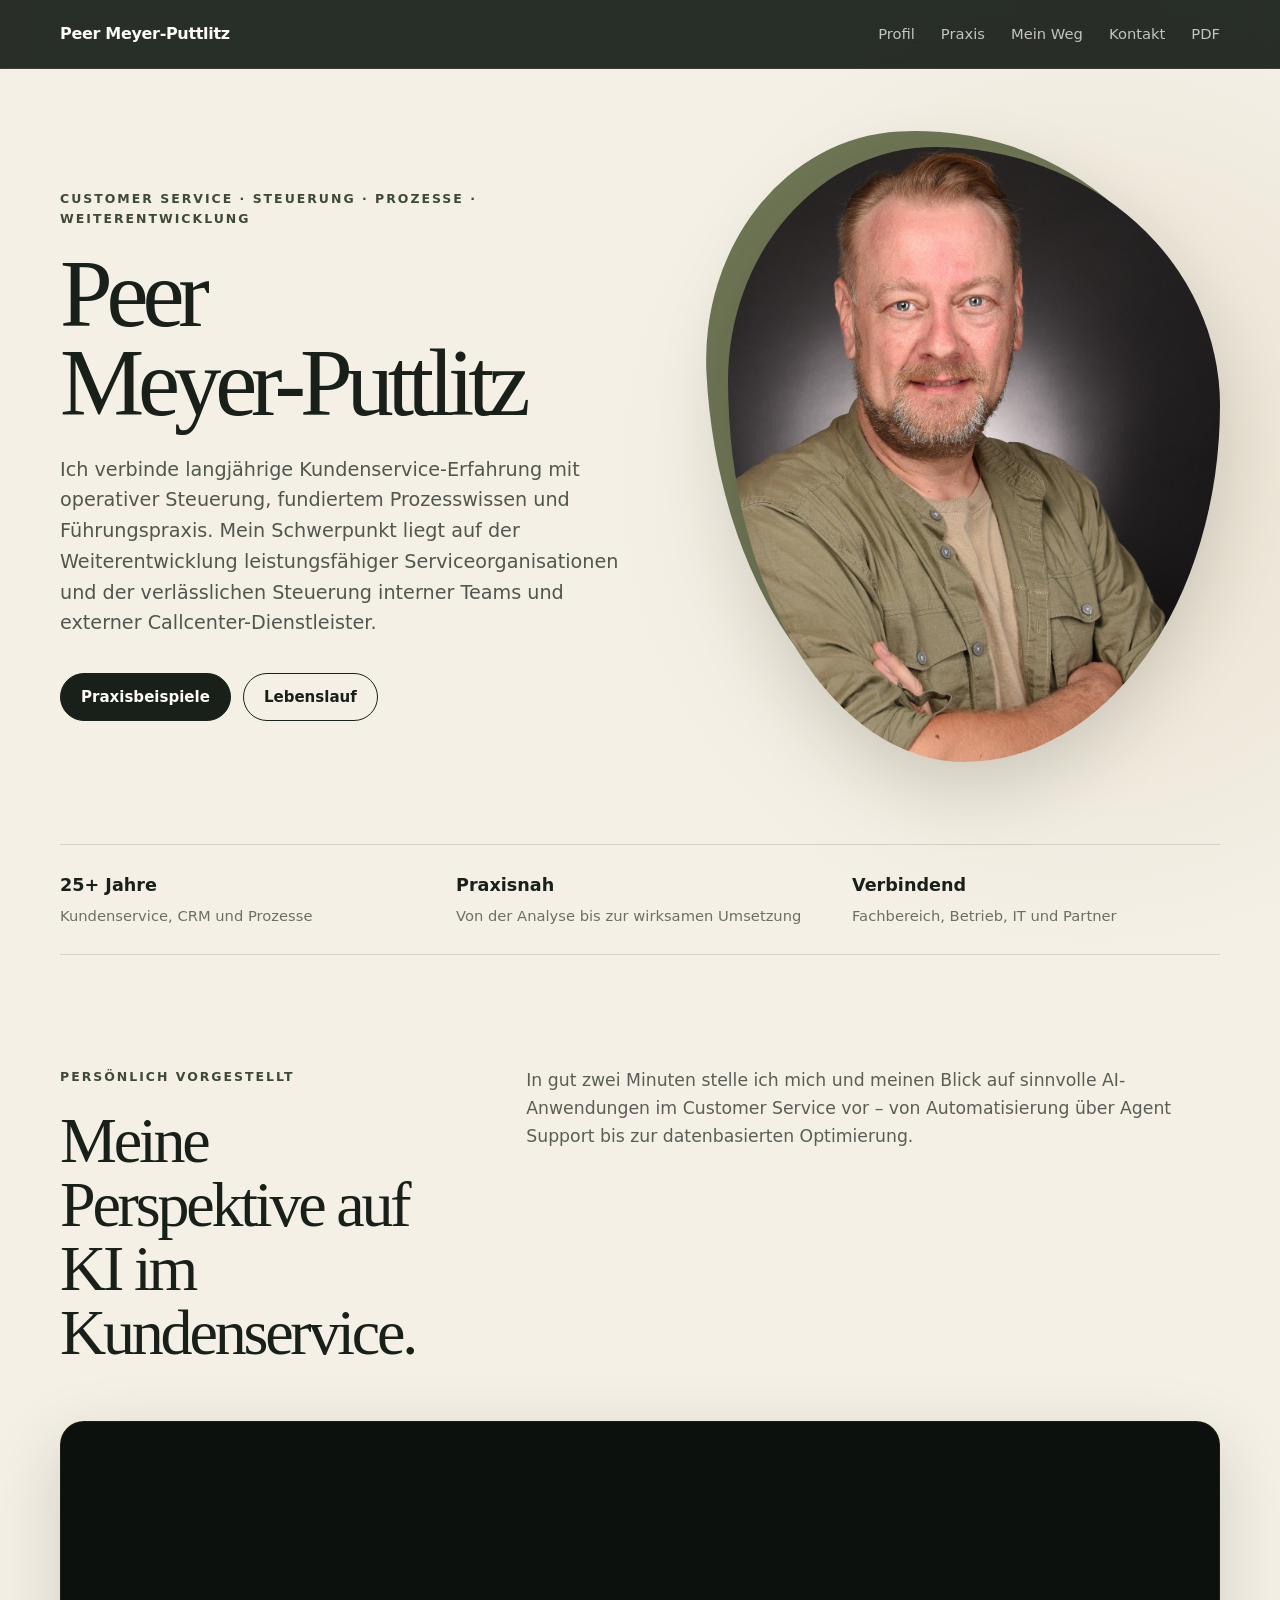
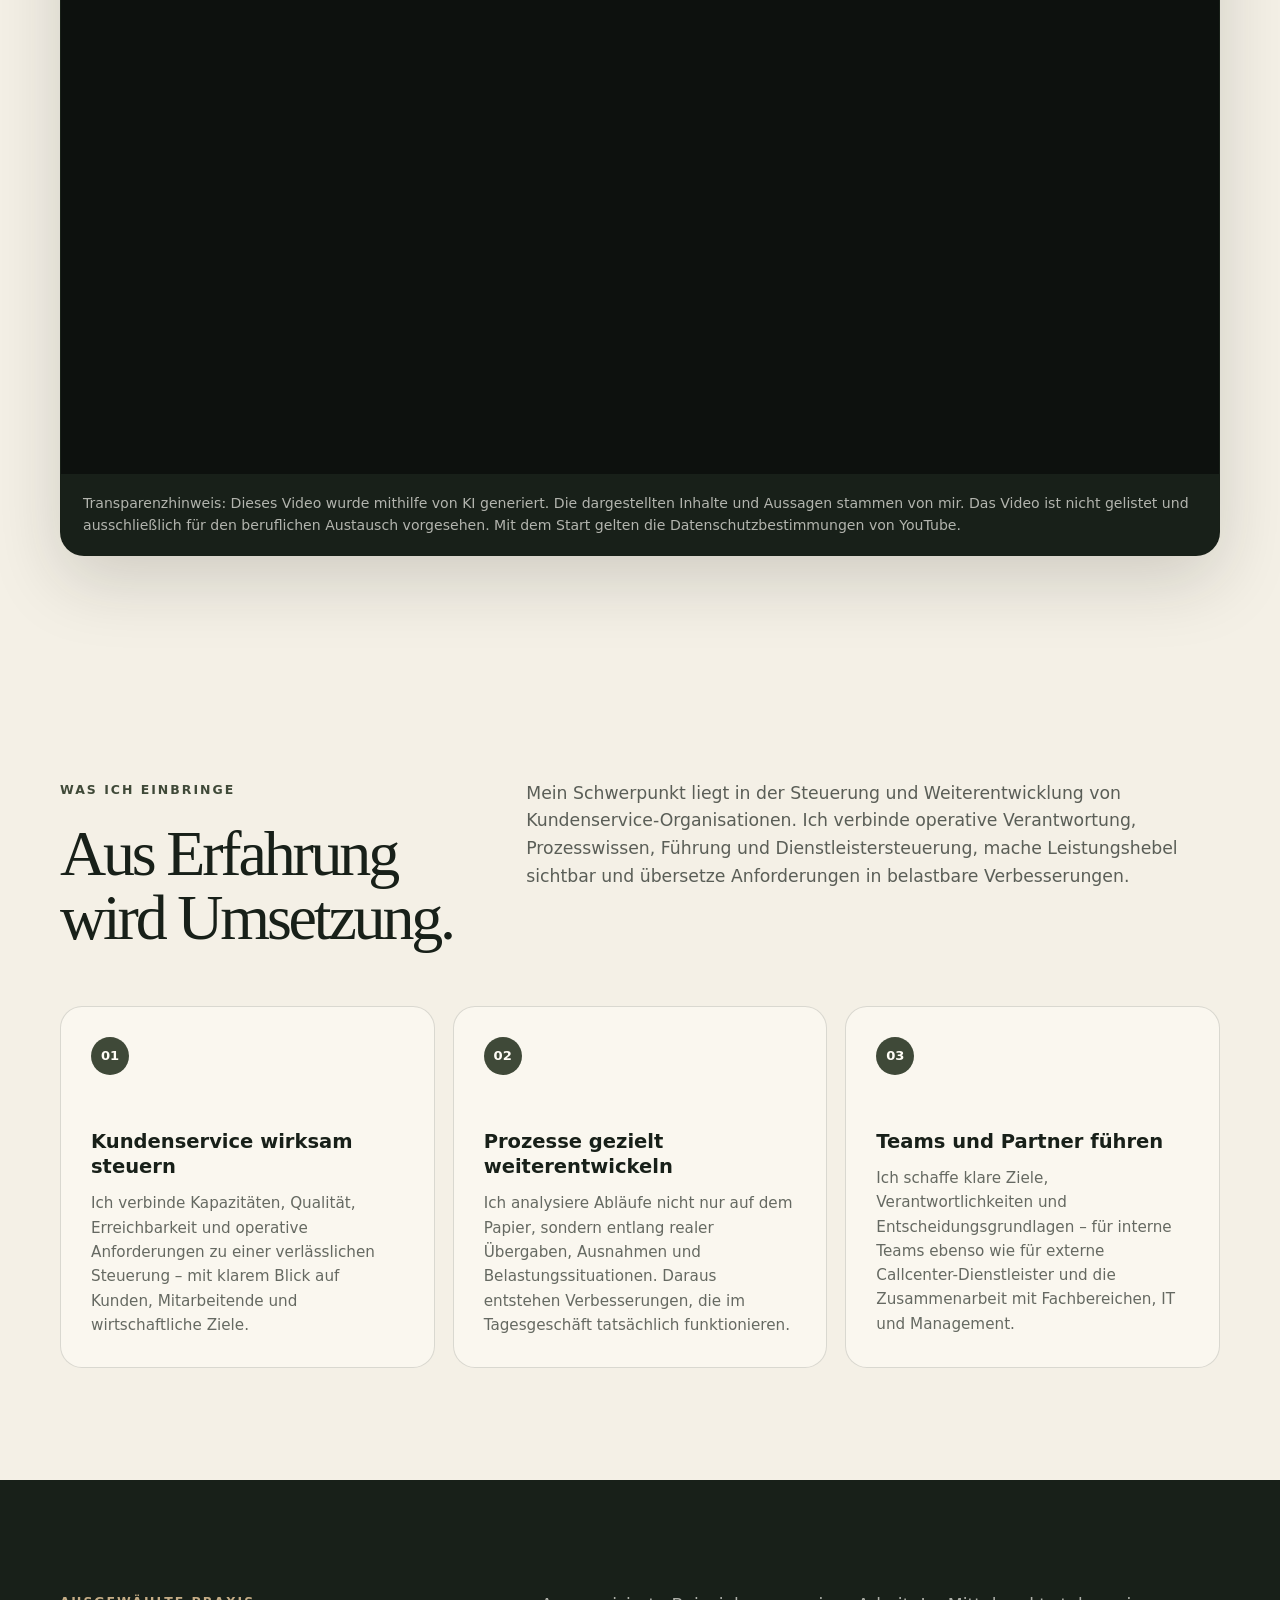
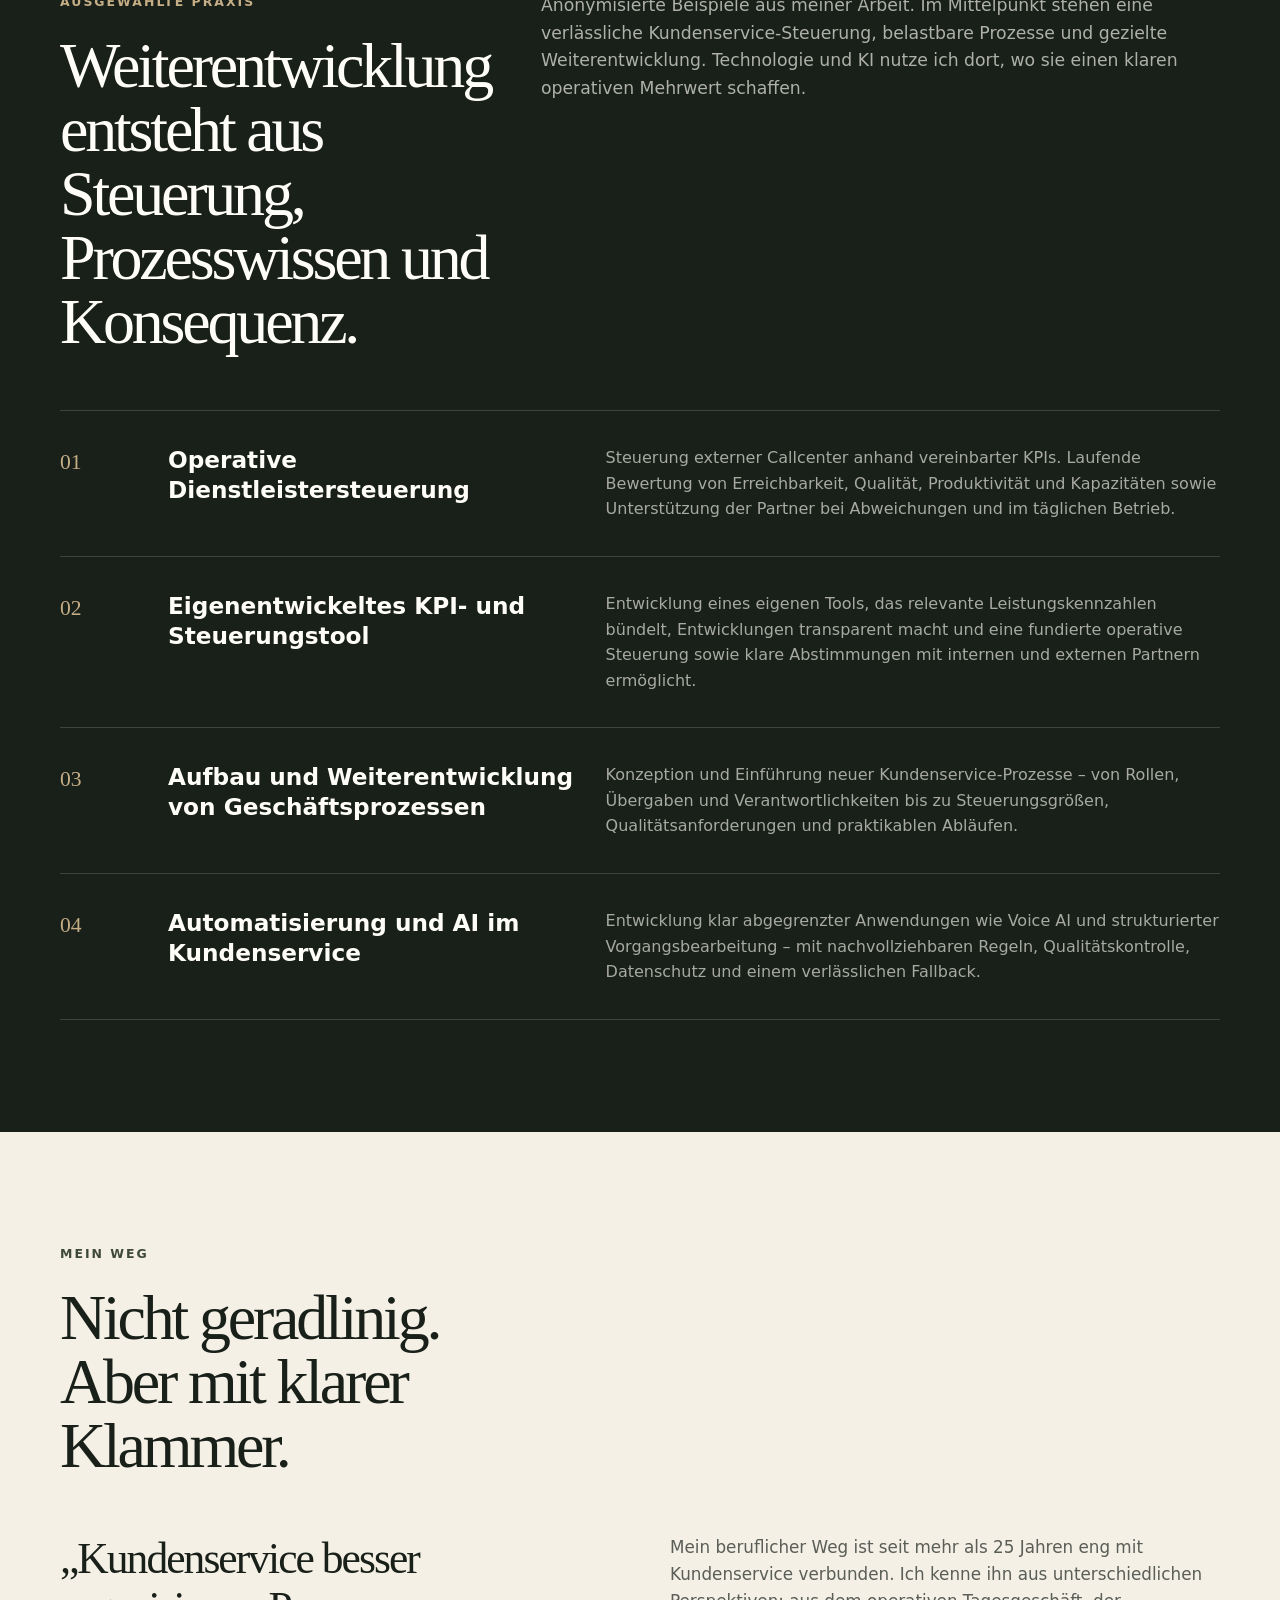
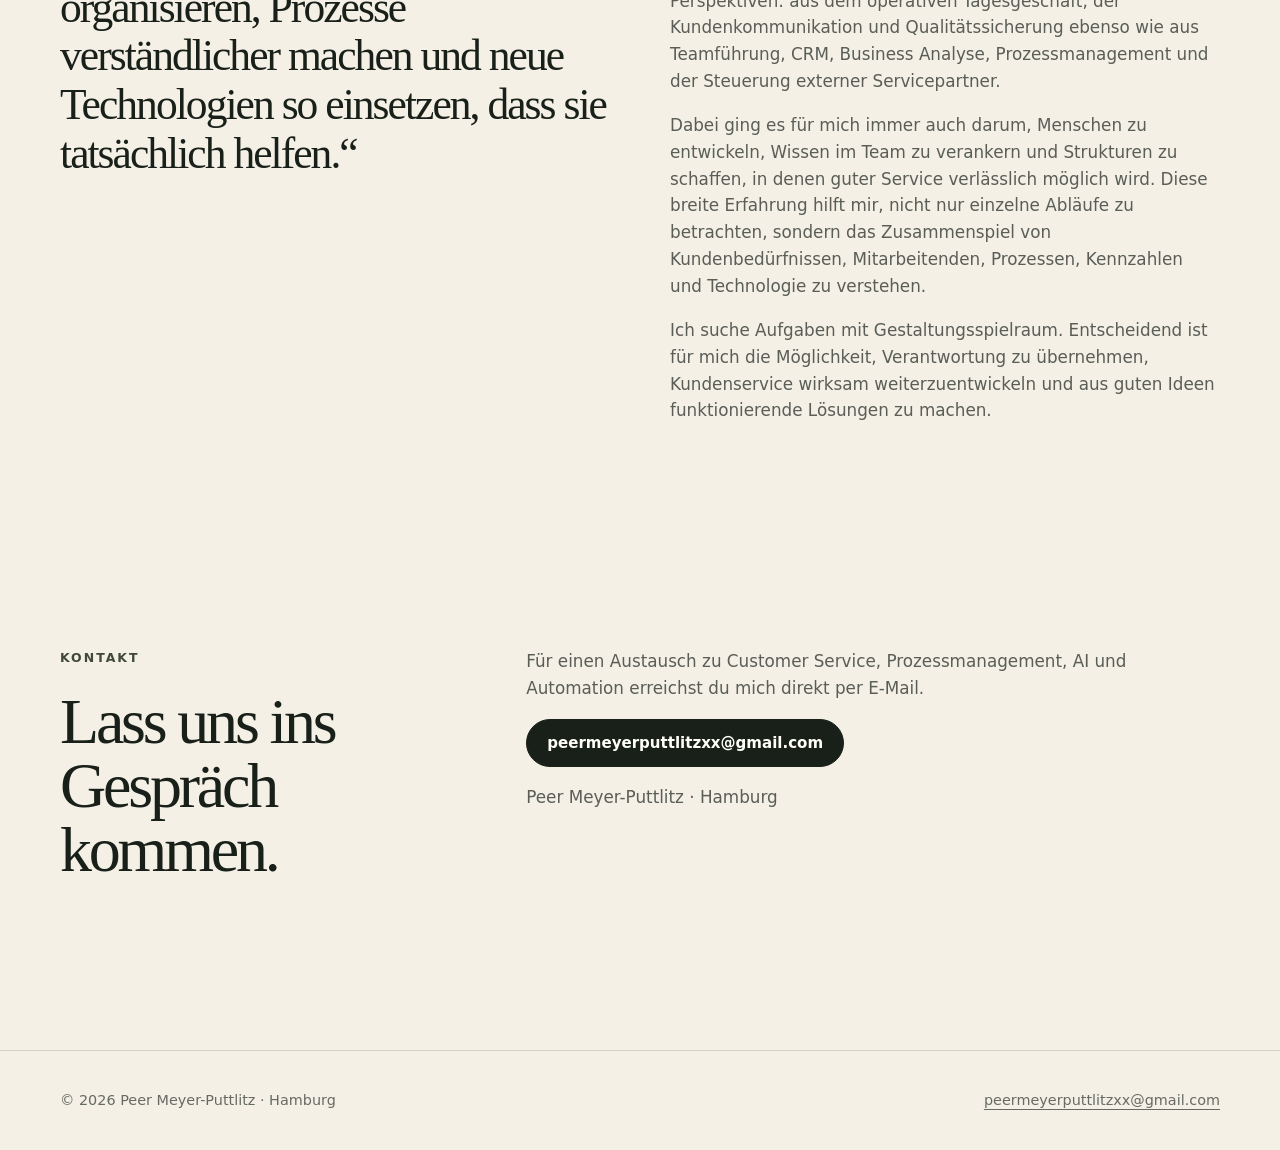
<file: index.html>
<!doctype html>
<html lang="de">
<head>
  <meta charset="utf-8">
  <meta name="viewport" content="width=device-width, initial-scale=1">
  <meta name="description" content="Peer Meyer-Puttlitz – Kundenservice-Steuerung, Prozessmanagement, Führung und Weiterentwicklung.">
  <meta name="theme-color" content="#192019">
  <title>Peer Meyer-Puttlitz</title>
  <style>
    :root {
      --ink: #182019;
      --paper: #f4f0e6;
      --paper-deep: #e7dfcf;
      --olive: #6f7655;
      --olive-dark: #3f4938;
      --sand: #c5ad86;
      --white: #fffdf7;
      --line: rgba(24, 32, 25, .14);
      --shadow: 0 24px 70px rgba(27, 31, 24, .17);
    }

    * { box-sizing: border-box; }
    html { scroll-behavior: smooth; }
    body {
      margin: 0;
      color: var(--ink);
      background:
        radial-gradient(circle at 85% 8%, rgba(197, 173, 134, .24), transparent 30rem),
        var(--paper);
      font-family: Inter, ui-sans-serif, system-ui, -apple-system, BlinkMacSystemFont, "Segoe UI", sans-serif;
      line-height: 1.6;
    }

    a { color: inherit; }
    img { max-width: 100%; display: block; }
    .wrap { width: min(1160px, calc(100% - 40px)); margin-inline: auto; }

    nav {
      position: sticky;
      top: 0;
      z-index: 10;
      border-bottom: 1px solid rgba(255, 255, 255, .08);
      background: rgba(24, 32, 25, .93);
      color: var(--white);
      backdrop-filter: blur(16px);
    }

    .nav-inner {
      min-height: 68px;
      display: flex;
      align-items: center;
      justify-content: space-between;
      gap: 24px;
    }

    .brand { font-weight: 750; letter-spacing: -.02em; text-decoration: none; }
    .nav-links { display: flex; gap: 26px; font-size: .92rem; }
    .nav-links a { color: rgba(255, 253, 247, .72); text-decoration: none; }
    .nav-links a:hover { color: var(--white); }

    .hero {
      min-height: 760px;
      display: grid;
      grid-template-columns: 1.08fr .92fr;
      align-items: center;
      gap: clamp(44px, 7vw, 100px);
      padding: 78px 0 90px;
    }

    .eyebrow {
      margin: 0 0 22px;
      color: var(--olive-dark);
      font-size: .78rem;
      font-weight: 800;
      letter-spacing: .16em;
      text-transform: uppercase;
    }

    h1, h2, h3, p { margin-top: 0; }
    h1 {
      max-width: 760px;
      margin-bottom: 28px;
      font-family: Georgia, "Times New Roman", serif;
      font-size: clamp(3.8rem, 7.4vw, 7rem);
      font-weight: 500;
      letter-spacing: -.065em;
      line-height: .93;
    }

    .intro {
      max-width: 680px;
      margin-bottom: 34px;
      color: rgba(24, 32, 25, .74);
      font-size: clamp(1.05rem, 1.5vw, 1.26rem);
    }

    .actions { display: flex; flex-wrap: wrap; gap: 12px; }
    .button {
      display: inline-flex;
      align-items: center;
      justify-content: center;
      min-height: 48px;
      padding: 0 20px;
      border: 1px solid var(--ink);
      border-radius: 999px;
      background: var(--ink);
      color: var(--white);
      font-size: .94rem;
      font-weight: 700;
      text-decoration: none;
      transition: transform .2s ease, background .2s ease;
    }

    .button:hover { transform: translateY(-2px); background: var(--olive-dark); }
    .button.secondary { background: transparent; color: var(--ink); }
    .button.secondary:hover { background: rgba(24, 32, 25, .06); }

    .portrait-wrap { position: relative; }
    .portrait-wrap::before {
      content: "";
      position: absolute;
      inset: -18px 22px 22px -18px;
      z-index: -1;
      border-radius: 42% 58% 52% 48% / 38% 42% 58% 62%;
      background: var(--olive);
      transform: rotate(-3deg);
    }
    .portrait {
      width: 100%;
      aspect-ratio: 4 / 5;
      border-radius: 42% 58% 52% 48% / 38% 42% 58% 62%;
      object-fit: cover;
      object-position: 48% center;
      box-shadow: var(--shadow);
    }

    .quick-facts {
      margin-top: -8px;
      padding: 26px 0;
      border-top: 1px solid var(--line);
      border-bottom: 1px solid var(--line);
    }
    .facts-grid {
      display: grid;
      grid-template-columns: repeat(3, 1fr);
      gap: 28px;
    }
    .fact strong { display: block; margin-bottom: 3px; font-size: 1.1rem; }
    .fact span { color: rgba(24, 32, 25, .62); font-size: .92rem; }

    section { padding: 112px 0; }
    .section-head {
      display: grid;
      grid-template-columns: .75fr 1.25fr;
      gap: 50px;
      align-items: start;
      margin-bottom: 56px;
    }
    h2 {
      margin-bottom: 0;
      font-family: Georgia, "Times New Roman", serif;
      font-size: clamp(2.5rem, 5vw, 4.3rem);
      font-weight: 500;
      letter-spacing: -.05em;
      line-height: 1;
    }
    .section-lead { max-width: 690px; color: rgba(24, 32, 25, .7); font-size: 1.08rem; }

    .card-grid { display: grid; grid-template-columns: repeat(3, 1fr); gap: 18px; }
    .card {
      min-height: 280px;
      padding: 30px;
      border: 1px solid var(--line);
      border-radius: 22px;
      background: rgba(255, 253, 247, .5);
    }
    .card-number {
      display: inline-grid;
      width: 38px;
      height: 38px;
      margin-bottom: 54px;
      place-items: center;
      border-radius: 50%;
      background: var(--olive-dark);
      color: var(--white);
      font-size: .82rem;
      font-weight: 800;
    }
    h3 { margin-bottom: 12px; font-size: 1.22rem; line-height: 1.3; }
    .card p { margin-bottom: 0; color: rgba(24, 32, 25, .66); font-size: .95rem; }

    .projects { background: var(--ink); color: var(--white); }
    .projects .eyebrow { color: var(--sand); }
    .projects .section-lead { color: rgba(255, 253, 247, .65); }
    .project-list { border-top: 1px solid rgba(255, 255, 255, .16); }
    .project {
      display: grid;
      grid-template-columns: 80px .8fr 1.2fr;
      gap: 28px;
      padding: 34px 0;
      border-bottom: 1px solid rgba(255, 255, 255, .16);
    }
    .project-index { color: var(--sand); font-family: Georgia, serif; font-size: 1.35rem; }
    .project h3 { font-size: 1.45rem; }
    .project p { margin-bottom: 0; color: rgba(255, 253, 247, .62); }

    .video-card {
      overflow: hidden;
      border: 1px solid var(--line);
      border-radius: 24px;
      background: var(--ink);
      box-shadow: var(--shadow);
    }
    .video-frame {
      position: relative;
      aspect-ratio: 16 / 9;
      background: #0d110e;
    }
    .video-frame iframe {
      position: absolute;
      inset: 0;
      width: 100%;
      height: 100%;
      border: 0;
    }
    .video-note {
      margin: 0;
      padding: 18px 22px;
      color: rgba(255, 253, 247, .67);
      font-size: .88rem;
    }

    .profile-copy {
      display: grid;
      grid-template-columns: 1fr 1fr;
      gap: 60px;
    }
    .quote {
      font-family: Georgia, "Times New Roman", serif;
      font-size: clamp(1.85rem, 3.4vw, 3.25rem);
      letter-spacing: -.045em;
      line-height: 1.12;
    }
    .profile-text { color: rgba(24, 32, 25, .7); font-size: 1.05rem; }
    .profile-text p:last-child { margin-bottom: 0; }

    footer {
      padding: 38px 0;
      border-top: 1px solid var(--line);
    }
    .footer-inner { display: flex; justify-content: space-between; gap: 24px; color: rgba(24, 32, 25, .64); font-size: .9rem; }
    .footer-inner a { text-underline-offset: 4px; }

    @media (max-width: 850px) {
      .hero { min-height: auto; grid-template-columns: 1fr; padding-top: 58px; }
      .portrait-wrap { width: min(520px, 90%); margin-inline: auto; }
      .facts-grid, .card-grid { grid-template-columns: 1fr; }
      .section-head, .profile-copy { grid-template-columns: 1fr; gap: 26px; }
      .project { grid-template-columns: 50px 1fr; }
      .project p { grid-column: 2; }
      .card { min-height: 0; }
      .card-number { margin-bottom: 34px; }
    }

    @media (max-width: 560px) {
      .wrap { width: min(100% - 28px, 1160px); }
      .nav-links { display: none; }
      h1 { font-size: clamp(3.25rem, 17vw, 5rem); }
      section { padding: 80px 0; }
      .project { grid-template-columns: 36px 1fr; gap: 14px; }
      .footer-inner { flex-direction: column; }
    }
  
    /* Smartphone-Optimierung */
    @media (max-width: 680px) {
      body { overflow-x: hidden; }
      .wrap { width: min(100% - 28px, 1160px); }
      .nav-inner {
        min-height: auto;
        padding: 13px 0 10px;
        flex-wrap: wrap;
        gap: 9px;
      }
      .brand { width: 100%; font-size: .96rem; }
      .nav-links {
        display: flex;
        width: 100%;
        gap: 18px;
        overflow-x: auto;
        padding: 0 0 3px;
        font-size: .82rem;
        white-space: nowrap;
        scrollbar-width: none;
      }
      .nav-links::-webkit-scrollbar { display: none; }
      .hero {
        grid-template-columns: 1fr;
        gap: 44px;
        padding: 48px 0 64px;
      }
      h1 { font-size: clamp(3.2rem, 16vw, 4.8rem); }
      h2 { font-size: clamp(2.25rem, 11vw, 3.3rem); }
      .intro, .section-lead { font-size: 1rem; }
      .actions { display: grid; grid-template-columns: 1fr; }
      .button { width: 100%; padding-inline: 15px; text-align: center; overflow-wrap: anywhere; }
      .portrait-wrap { width: min(100%, 440px); }
      .quick-facts { margin-top: 0; }
      section { padding: 76px 0; }
      .section-head { margin-bottom: 38px; }
      .card { padding: 24px; }
      .project { grid-template-columns: 32px 1fr; gap: 12px; }
      .project p { grid-column: 2; }
      .video-card { border-radius: 16px; }
      .video-note { padding: 15px 16px; font-size: .8rem; }
      #kontakt .profile-text { min-width: 0; }
      #kontakt a { overflow-wrap: anywhere; word-break: break-word; }
      .footer-inner { flex-direction: column; gap: 8px; }
      .footer-inner a { overflow-wrap: anywhere; }
    }
  </style>
</head>
<body>
  <nav>
    <div class="wrap nav-inner">
      <a class="brand" href="#top">Peer Meyer-Puttlitz</a>
      <div class="nav-links" aria-label="Seitennavigation">
        <a href="#profil">Profil</a>
        <a href="#praxis">Praxis</a>
        <a href="#weg">Mein Weg</a>
        <a href="#kontakt">Kontakt</a>
        <a href="peer-meyer-puttlitz-lebenslauf.pdf" target="_blank">PDF</a>
      </div>
    </div>
  </nav>

  <main id="top">
    <div class="wrap hero">
      <div>
        <p class="eyebrow">Customer Service · Steuerung · Prozesse · Weiterentwicklung</p>
        <h1>Peer<br>Meyer-Puttlitz</h1>
        <p class="intro">Ich verbinde langjährige Kundenservice-Erfahrung mit operativer Steuerung, fundiertem Prozesswissen und Führungspraxis. Mein Schwerpunkt liegt auf der Weiterentwicklung leistungsfähiger Serviceorganisationen und der verlässlichen Steuerung interner Teams und externer Callcenter-Dienstleister.</p>
        <div class="actions">
          <a class="button" href="#praxis">Praxisbeispiele</a>
          <a class="button secondary" href="lebenslauf.html">Lebenslauf</a>
        </div>
      </div>
      <div class="portrait-wrap">
        <img class="portrait" src="peer-meyer-puttlitz.jpg" alt="Porträt von Peer Meyer-Puttlitz">
      </div>
    </div>

    <div class="wrap quick-facts" aria-label="Kurzprofil">
      <div class="facts-grid">
        <div class="fact"><strong>25+ Jahre</strong><span>Kundenservice, CRM und Prozesse</span></div>
        <div class="fact"><strong>Praxisnah</strong><span>Von der Analyse bis zur wirksamen Umsetzung</span></div>
        <div class="fact"><strong>Verbindend</strong><span>Fachbereich, Betrieb, IT und Partner</span></div>
      </div>
    </div>

    <section id="video">
      <div class="wrap">
        <div class="section-head">
          <div>
            <p class="eyebrow">Persönlich vorgestellt</p>
            <h2>Meine Perspektive auf KI im Kundenservice.</h2>
          </div>
          <p class="section-lead">In gut zwei Minuten stelle ich mich und meinen Blick auf sinnvolle AI-Anwendungen im Customer Service vor – von Automatisierung über Agent Support bis zur datenbasierten Optimierung.</p>
        </div>
        <div class="video-card">
          <div class="video-frame">
            <iframe
              src="https://www.youtube-nocookie.com/embed/OQ5YWABMpjk?rel=0"
              title="Peer Meyer-Puttlitz – KI und Customer Service"
              loading="lazy"
              allow="accelerometer; autoplay; clipboard-write; encrypted-media; gyroscope; picture-in-picture; web-share"
              referrerpolicy="strict-origin-when-cross-origin"
              allowfullscreen>
            </iframe>
          </div>
          <p class="video-note">Transparenzhinweis: Dieses Video wurde mithilfe von KI generiert. Die dargestellten Inhalte und Aussagen stammen von mir. Das Video ist nicht gelistet und ausschließlich für den beruflichen Austausch vorgesehen. Mit dem Start gelten die Datenschutzbestimmungen von YouTube.</p>
        </div>
      </div>
    </section>

    <section id="profil">
      <div class="wrap">
        <div class="section-head">
          <div>
            <p class="eyebrow">Was ich einbringe</p>
            <h2>Aus Erfahrung wird Umsetzung.</h2>
          </div>
          <p class="section-lead">Mein Schwerpunkt liegt in der Steuerung und Weiterentwicklung von Kundenservice-Organisationen. Ich verbinde operative Verantwortung, Prozesswissen, Führung und Dienstleistersteuerung, mache Leistungshebel sichtbar und übersetze Anforderungen in belastbare Verbesserungen.</p>
        </div>
        <div class="card-grid">
          <article class="card">
            <span class="card-number">01</span>
            <h3>Kundenservice wirksam steuern</h3>
            <p>Ich verbinde Kapazitäten, Qualität, Erreichbarkeit und operative Anforderungen zu einer verlässlichen Steuerung – mit klarem Blick auf Kunden, Mitarbeitende und wirtschaftliche Ziele.</p>
          </article>
          <article class="card">
            <span class="card-number">02</span>
            <h3>Prozesse gezielt weiterentwickeln</h3>
            <p>Ich analysiere Abläufe nicht nur auf dem Papier, sondern entlang realer Übergaben, Ausnahmen und Belastungssituationen. Daraus entstehen Verbesserungen, die im Tagesgeschäft tatsächlich funktionieren.</p>
          </article>
          <article class="card">
            <span class="card-number">03</span>
            <h3>Teams und Partner führen</h3>
            <p>Ich schaffe klare Ziele, Verantwortlichkeiten und Entscheidungsgrundlagen – für interne Teams ebenso wie für externe Callcenter-Dienstleister und die Zusammenarbeit mit Fachbereichen, IT und Management.</p>
          </article>
        </div>
      </div>
    </section>

    <section class="projects" id="praxis">
      <div class="wrap">
        <div class="section-head">
          <div>
            <p class="eyebrow">Ausgewählte Praxis</p>
            <h2>Weiterentwicklung entsteht aus Steuerung, Prozesswissen und Konsequenz.</h2>
          </div>
          <p class="section-lead">Anonymisierte Beispiele aus meiner Arbeit. Im Mittelpunkt stehen eine verlässliche Kundenservice-Steuerung, belastbare Prozesse und gezielte Weiterentwicklung. Technologie und KI nutze ich dort, wo sie einen klaren operativen Mehrwert schaffen.</p>
        </div>
        <div class="project-list">
          <article class="project">
            <div class="project-index">01</div>
            <h3>Operative Dienstleistersteuerung</h3>
            <p>Steuerung externer Callcenter anhand vereinbarter KPIs. Laufende Bewertung von Erreichbarkeit, Qualität, Produktivität und Kapazitäten sowie Unterstützung der Partner bei Abweichungen und im täglichen Betrieb.</p>
          </article>
          <article class="project">
            <div class="project-index">02</div>
            <h3>Eigenentwickeltes KPI- und Steuerungstool</h3>
            <p>Entwicklung eines eigenen Tools, das relevante Leistungskennzahlen bündelt, Entwicklungen transparent macht und eine fundierte operative Steuerung sowie klare Abstimmungen mit internen und externen Partnern ermöglicht.</p>
          </article>
          <article class="project">
            <div class="project-index">03</div>
            <h3>Aufbau und Weiterentwicklung von Geschäftsprozessen</h3>
            <p>Konzeption und Einführung neuer Kundenservice-Prozesse – von Rollen, Übergaben und Verantwortlichkeiten bis zu Steuerungsgrößen, Qualitätsanforderungen und praktikablen Abläufen.</p>
          </article>
          <article class="project">
            <div class="project-index">04</div>
            <h3>Automatisierung und AI im Kundenservice</h3>
            <p>Entwicklung klar abgegrenzter Anwendungen wie Voice AI und strukturierter Vorgangsbearbeitung – mit nachvollziehbaren Regeln, Qualitätskontrolle, Datenschutz und einem verlässlichen Fallback.</p>
          </article>
        </div>
      </div>
    </section>

    <section id="weg">
      <div class="wrap">
        <div class="section-head">
          <div>
            <p class="eyebrow">Mein Weg</p>
            <h2>Nicht geradlinig. Aber mit klarer Klammer.</h2>
          </div>
        </div>
        <div class="profile-copy">
          <p class="quote">„Kundenservice besser organisieren, Prozesse verständlicher machen und neue Technologien so einsetzen, dass sie tatsächlich helfen.“</p>
          <div class="profile-text">
            <p>Mein beruflicher Weg ist seit mehr als 25 Jahren eng mit Kundenservice verbunden. Ich kenne ihn aus unterschiedlichen Perspektiven: aus dem operativen Tagesgeschäft, der Kundenkommunikation und Qualitätssicherung ebenso wie aus Teamführung, CRM, Business Analyse, Prozessmanagement und der Steuerung externer Servicepartner.</p>
            <p>Dabei ging es für mich immer auch darum, Menschen zu entwickeln, Wissen im Team zu verankern und Strukturen zu schaffen, in denen guter Service verlässlich möglich wird. Diese breite Erfahrung hilft mir, nicht nur einzelne Abläufe zu betrachten, sondern das Zusammenspiel von Kundenbedürfnissen, Mitarbeitenden, Prozessen, Kennzahlen und Technologie zu verstehen.</p>
            <p>Ich suche Aufgaben mit Gestaltungsspielraum. Entscheidend ist für mich die Möglichkeit, Verantwortung zu übernehmen, Kundenservice wirksam weiterzuentwickeln und aus guten Ideen funktionierende Lösungen zu machen.</p>
          </div>
        </div>
      </div>
    </section>

    <section id="kontakt">
      <div class="wrap">
        <div class="section-head">
          <div>
            <p class="eyebrow">Kontakt</p>
            <h2>Lass uns ins Gespräch kommen.</h2>
          </div>
          <div class="profile-text">
            <p>Für einen Austausch zu Customer Service, Prozessmanagement, AI und Automation erreichst du mich direkt per E-Mail.</p>
            <p><a class="button" href="mailto:peermeyerputtlitzxx@gmail.com">peermeyerputtlitzxx@gmail.com</a></p>
            <p>Peer Meyer-Puttlitz · Hamburg</p>
          </div>
        </div>
      </div>
    </section>
  </main>

  <footer>
    <div class="wrap footer-inner">
      <span>© 2026 Peer Meyer-Puttlitz · Hamburg</span>
      <a href="mailto:peermeyerputtlitzxx@gmail.com">peermeyerputtlitzxx@gmail.com</a>
    </div>
  </footer>
</body>
</html>
</file>
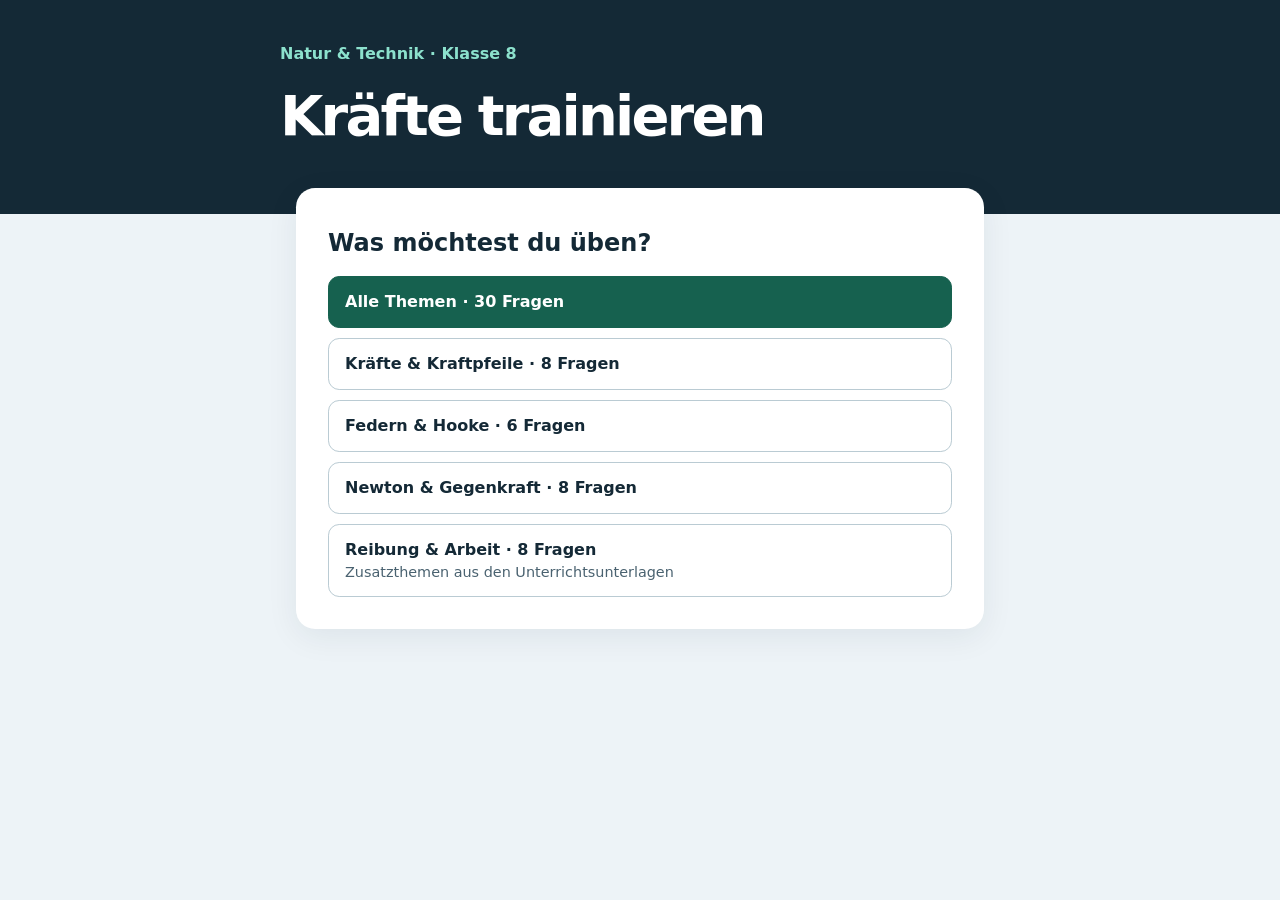
<file: natur-technik-kraefte/index.html>
<!doctype html>
<html lang="de">
<head>
<meta charset="utf-8">
<meta name="viewport" content="width=device-width, initial-scale=1">
<title>Kräfte trainieren · Natur & Technik</title>
<style>
*{box-sizing:border-box}body{margin:0;background:#edf3f7;color:#142936;font:1rem/1.5 system-ui,sans-serif}header{background:#142936;color:#fff;padding:2.6rem 1rem 3.5rem}header>div,main{width:min(720px,100%);margin:auto}header p{margin:0;color:#8ce1cd;font-weight:650}h1{margin:.15em 0 0;font-size:clamp(2rem,7vw,3.5rem);letter-spacing:-.05em}main{padding:0 1rem 2rem;margin-top:-1.6rem}.card{background:#fff;border-radius:1.2rem;padding:clamp(1rem,4vw,2rem);box-shadow:0 8px 32px #14293612}h2{line-height:1.25;margin:.5rem 0 1.1rem}button{font:inherit;text-align:left;cursor:pointer;border:1px solid #bacbd3;background:#fff;color:inherit;border-radius:.7rem;padding:.8rem 1rem;min-height:48px;font-weight:650}button:hover:not(:disabled){background:#e3f6ef;border-color:#30836e}button:focus-visible{outline:3px solid #267f70;outline-offset:3px}button:disabled{cursor:default}.grid{display:grid;gap:.65rem}.primary{background:#16614f;border-color:#16614f;color:#fff}.primary:hover:not(:disabled){background:#104c3e}small{font-size:.9rem;color:#4a6270}progress{width:100%;accent-color:#16614f;height:.65rem}.correct{background:#d9f6e6;border-color:#398963}.wrong{background:#ffede4;border-color:#ad5834}.feedback{padding:.8rem 1rem;border-left:4px solid #337e6c;background:#eff6f4;margin:1rem 0}.feedback p{margin:.35rem 0 .75rem}.feedback p:last-child{margin-bottom:0}.actions{display:flex;flex-wrap:wrap;gap:.6rem;margin-top:1rem}.label{margin-bottom:.4rem;color:#426371;font-weight:700}button span{display:block;font-size:.9rem;font-weight:450;color:#4a6270}
</style>
</head>
<body>
<header><div><p>Natur &amp; Technik · Klasse 8</p><h1>Kräfte trainieren</h1></div></header>
<main><section class="card" id="card" aria-label="Übungsaufgaben"></section></main>
<script>
const topics = [
 ["Kräfte & Kraftpfeile", [
  ["Welches Formelzeichen und welche Einheit gehören zur Kraft?", "F und Newton (N)", "W und Joule (J)", "m und Kilogramm (kg)", "Das Formelzeichen ist F. Kräfte werden in Newton (N) angegeben.", "Wenn du einen Einkaufswagen mit 20 N nach vorne schiebst, beschreibt 20 N den Betrag deiner Schubkraft. Die Masse des Wagens würdest du dagegen in kg angeben."],
  ["Womit misst du eine Kraft von ungefähr 3 N?", "Mit einem Federkraftmesser", "Mit einem Lineal", "Mit einer Stoppuhr", "Prüfe am Federkraftmesser den Nullpunkt und lies den Wert auf Augenhöhe ab.", "Hänge einen Beutel an den Federkraftmesser. Die Gewichtskraft zieht an der Feder. Wenn die Skala im Ruhezustand 3 N anzeigt, beträgt die Gewichtskraft des Beutels 3 N."],
  ["Welche Gewichtskraft hat eine Masse von 1 kg ungefähr auf der Erde?", "10 N", "1 N", "100 N", "Als Faustregel auf der Erde gilt: 100 g haben ungefähr 1 N Gewichtskraft.", "Ein Beutel mit 500 g Äpfeln hat ungefähr 5 N Gewichtskraft. Die Masse bleibt auch auf dem Mond 500 g. Dort ist die Gewichtskraft kleiner."],
  ["Welche Liste enthält alle vier Wirkungen einer Kraft?", "Beschleunigen, abbremsen, Richtung ändern, verformen", "Beschleunigen, abbremsen, wiegen, messen", "Erwärmen, leuchten, rollen, wiegen", "Kräfte können die Geschwindigkeit, die Bewegungsrichtung oder die Form verändern.", "Beim Fußball kann ein Schuss den Ball beschleunigen, eine Parade ihn abbremsen und ein Abpraller seine Richtung ändern. Beim Tritt wird der Ball außerdem kurz zusammengedrückt."],
  ["Was zeigt die Länge eines Kraftpfeils bei festem Maßstab?", "Den Betrag der Kraft", "Den Angriffspunkt", "Die Richtung der Kraft", "Der Pfeil beginnt am Angriffspunkt. Die Spitze zeigt die Richtung. Die Länge gibt den Betrag an.", "Bei 1 cm = 2 N steht ein 3 cm langer Pfeil für 6 N. Drückst du von links gegen einen Karton, beginnt der Pfeil dort, wo deine Hand den Karton berührt, und zeigt nach rechts."],
  ["Eine Kraft von 5,5 N wirkt nach links unten. Maßstab: 1 cm = 1 N. Welcher Pfeil passt?", "5,5 cm ↙", "5,5 cm ↗", "11 cm ↙", "Bei 1 cm je Newton ist der Pfeil 5,5 cm lang und zeigt nach links unten.", "Bei einem anderen Maßstab, 1 cm = 2 N, wäre derselbe Pfeil nur 2,75 cm lang. Er zeigt weiterhin nach links unten, weil die Kraftrichtung gleich bleibt."],
  ["Eine Kraft von 240 N wirkt nach links unten. Maßstab: 1 cm = 60 N. Welcher Pfeil passt?", "4 cm ↙", "4 cm ↖", "6 cm ↙", "240 N geteilt durch 60 N pro Zentimeter ergibt 4 cm.", "Du kannst für dieselbe Kraft auch 1 cm = 120 N wählen. Dann ist der Pfeil 240 ÷ 120 = 2 cm lang und zeigt weiterhin nach links unten."],
  ["Ein Schwamm wird zusammengedrückt. Woran erkennst du die Kraftwirkung?", "Der Schwamm verändert seine Form.", "Der Schwamm bekommt mehr Masse.", "Der Schwamm verliert seine Gewichtskraft.", "Das Zusammendrücken verformt den Schwamm.", "Ein Gummiband wird beim Ziehen länger. Sobald du loslässt, nimmt es wieder seine ursprüngliche Form an. Beim Kneten kann die Verformung dagegen bestehen bleiben."]
 ]],
 ["Federn & Hooke", [
  ["Was bedeutet l₀ beim Federversuch?", "Ausgangslänge der unbelasteten Feder", "Verlängerung der Feder", "Federkonstante", "l₀ ist die Länge vor dem Belasten.", "Ist eine Feder ohne Gewicht 8 cm lang und mit Gewicht 11 cm, dann ist l₀ = 8 cm. Die 11 cm sind die belastete Gesamtlänge. Die Verlängerung beträgt 3 cm."],
  ["Die Feder ist anfangs 10 cm und unter Belastung 14 cm lang. Wie groß ist Δl?", "4 cm", "14 cm", "24 cm", "Die Verlängerung ist die belastete Länge minus Ausgangslänge: 14 cm − 10 cm.", "Eine zweite Feder ist unbelastet 12 cm und belastet 15 cm lang. Hier gilt Δl = 15 cm − 12 cm = 3 cm. Die Verlängerung beschreibt nur den hinzugekommenen Teil."],
  ["Welche Formel beschreibt das Hooke’sche Gesetz?", "F = D · Δl", "F = D + Δl", "F = Δl ÷ D", "Die Kraft ist das Produkt aus Federkonstante D und Verlängerung Δl.", "Hat eine Feder D = 4 N/cm, braucht man für 2 cm Verlängerung 4 N/cm · 2 cm = 8 N. Eine größere Federkonstante bedeutet eine steifere Feder."],
  ["Eine unbelastete Feder ist 10 cm lang. Eine Kraft verlängert sie um 4 cm. Wie lang ist sie bei doppelter Kraft im Hooke’schen Bereich?", "18 cm", "8 cm", "28 cm", "Die Verlängerung verdoppelt sich auf 8 cm. Die Ausgangslänge bleibt 10 cm.", "Eine andere Feder ist anfangs 12 cm lang und wird bei 2 N um 2 cm länger. Bei 4 N verlängert sie sich um 4 cm und ist insgesamt 16 cm lang, solange das Gesetz gilt."],
  ["D = 2 N/cm und Δl = 3 cm. Wie groß ist die Kraft?", "6 N", "5 N", "1,5 N", "F = D · Δl = 2 N/cm · 3 cm = 6 N.", "Bei D = 4 N/cm und Δl = 2 cm rechnest du 4 N/cm · 2 cm = 8 N. Das cm im Nenner und das cm der Verlängerung kürzen sich. Übrig bleibt N."],
  ["Zwei Federn werden um gleich viel verlängert. Welche braucht mehr Kraft?", "Die Feder mit der größeren Federkonstante", "Die Feder mit der kleineren Federkonstante", "Beide brauchen immer gleich viel Kraft", "Bei gleicher Verlängerung bedeutet ein größeres D auch eine größere Kraft.", "Für 2 cm Verlängerung braucht eine Feder mit D = 2 N/cm genau 4 N. Bei D = 5 N/cm sind es 10 N. Die zweite Feder ist steifer."]
 ]],
 ["Newton & Gegenkraft", [
  ["Welche Aussage beschreibt ein Kraft-Gegenkraft-Paar?", "Gleich groß, entgegengesetzt, an zwei Körpern", "Gleich groß, gleich gerichtet, an zwei Körpern", "Gleich groß, entgegengesetzt, am selben Körper", "Ein Wechselwirkungspaar wirkt gleichzeitig an zwei verschiedenen Körpern.", "Beim Gehen drückst du den Boden nach hinten. Der Boden drückt deinen Fuß gleichzeitig nach vorne. Weil die Kräfte an verschiedenen Körpern angreifen, heben sie sich für deinen Körper nicht gegenseitig auf."],
  ["Deine Hand drückt nach rechts gegen eine Wand. Wo wirkt die Gegenkraft?", "Die Wand drückt nach links auf deine Hand.", "Deine Hand drückt nach links auf die Wand.", "Die Wand drückt nach rechts auf deine Hand.", "Hand und Wand üben gleichzeitig Kräfte aufeinander aus.", "Drückst du mit 10 N nach rechts auf die Wand, drückt sie gleichzeitig mit 10 N nach links auf deine Hand. Welche Kraft wohin wirkt, liest du an den Formulierungen „Hand auf Wand“ und „Wand auf Hand“ ab."],
  ["Der Fuß tritt den Ball. Welche Kraft ist die Gegenkraft zur Kraft des Fußes auf den Ball?", "Die Kraft des Balls auf den Fuß", "Die Gewichtskraft des Balls", "Der Luftwiderstand auf den Ball", "Für das zweite Mitglied des Wechselwirkungspaars tauschen Ball und Fuß ihre Rollen.", "Der Ball wird beim Tritt nach vorne beschleunigt. Gleichzeitig spürst du den Druck des Balls am Schuh. Das sind die zwei Wirkungen derselben Wechselwirkung an Ball und Fuß."],
  ["Zwei direkt verbundene Federkraftmesser werden im ruhigen Versuch auseinandergezogen. Einer zeigt 4 N. Was zeigt der andere?", "4 N", "0 N", "8 N", "Beide messen den gleichen Betrag.", "Ziehen zwei Personen ruhig an den verbundenen Messern, können beide zum Beispiel 6 N ablesen. Die Messwerte werden nicht zu 12 N addiert. Beide beschreiben denselben Zug im Aufbau."],
  ["Ein Körper bewegt sich bereits. Was geschieht ohne resultierende Kraft?", "Er bewegt sich geradlinig mit derselben Geschwindigkeit weiter.", "Er wird immer langsamer.", "Er ändert von selbst die Richtung.", "Das beschreibt Newtons erstes Gesetz, das Trägheitsgesetz.", "Ein Puck auf glattem Eis gleitet näherungsweise geradeaus weiter. Wenn er irgendwann langsamer wird, wirken bremsende Kräfte wie Reibung und Luftwiderstand."],
  ["Dieselbe resultierende Kraft wirkt auf zwei Wagen. Welcher beschleunigt stärker?", "Der Wagen mit der kleineren Masse", "Der Wagen mit der größeren Masse", "Beide beschleunigen gleich stark", "Nach Newtons zweitem Gesetz gilt a = F ÷ m.", "Wirken 6 N auf einen leeren Wagen mit 2 kg, beschleunigt er mit 3 m/s². Ein beladener Wagen mit 3 kg erreicht bei derselben Kraft nur 2 m/s²."],
  ["Welches Gesetz von Isaac Newton beschreibt Kraft und Gegenkraft?", "Das dritte Gesetz", "Das erste Gesetz", "Das zweite Gesetz", "Das dritte Newton’sche Gesetz heißt Wechselwirkungsprinzip.", "Stößt du dich auf Rollschuhen von einer Wand ab, drückst du auf die Wand und sie drückt dich in die Gegenrichtung. Das ist ein Beispiel für Newtons drittes Gesetz."],
  ["Wie bringt sich eine Rakete nach oben?", "Sie stößt Gas nach unten aus. Das Gas übt eine Kraft nach oben auf die Rakete aus.", "Die Erde zieht sie durch die Schwerkraft nach oben.", "Das Gas und die Rakete werden beide nach oben gedrückt.", "Rakete und Gas üben entgegengesetzte Kräfte aufeinander aus.", "Sitzt du in einem leicht rollenden Wagen und wirfst einen schweren Ball nach hinten, rollt der Wagen nach vorn. Die Kraft des Balls auf dich und den Wagen entsteht während des Abwurfs."]
 ]],
 ["Reibung & Arbeit", [
  ["Warum rutscht ein Schuh beim Abstoßen auf trockenem Boden nicht weg?", "Haftreibung", "Gleitreibung", "Rollreibung", "Haftreibung wirkt dem drohenden Rutschen am Kontakt zwischen Schuh und Boden entgegen.", "Auch ein Klotz auf einem leicht schrägen Brett kann liegen bleiben. Die Haftreibung wirkt bergauf. Wird das Brett zu steil, beginnt der Klotz zu rutschen."],
  ["Welche Reibungsart passt zum Schlitten, der über Schnee rutscht?", "Gleitreibung", "Rollreibung", "Haftreibung", "Beim Rutschen gleiten die Kufen über den Schnee.", "Schiebst du ein Buch über den Tisch und lässt es los, bremst die Gleitreibung das Buch ab. Sie wirkt am Kontakt zwischen Buch und Tisch entgegen der Rutschrichtung."],
  ["Welche Reibungsart passt zu einem Rad, das über den Boden rollt?", "Rollreibung", "Gleitreibung", "Luftwiderstand", "Beim Rollen wirkt Rollreibung beziehungsweise Rollwiderstand.", "Ein Rollkoffer lässt sich meist leichter bewegen, wenn seine Räder rollen. Ziehst du ihn mit blockierten Rädern, gleitet er über den Boden und du brauchst meist mehr Kraft."],
  ["Beim gleichmäßigen Ziehen bekommt ein Holzklotz Zusatzgewicht. Was zeigte der Versuch?", "Die nötige Zugkraft wurde größer.", "Die nötige Zugkraft wurde kleiner.", "Die nötige Zugkraft blieb immer gleich.", "Der Klotz wird stärker auf die Unterlage gedrückt. Im Versuch nahm die Gleitreibung zu.", "Paul hat für den Klotz ohne Zusatzgewicht 0,3 N und mit zwei Zusatzgewichten 0,5 N notiert. Bei gleichmäßigem Ziehen gleicht die Zugkraft die Gleitreibung aus."],
  ["Ein flaches Blatt und dasselbe Papier als Knäuel fallen aus gleicher Höhe. Was fällt meist langsamer?", "Das flache Blatt", "Das Papierknäuel", "Beide fallen immer gleich schnell.", "Das flache Blatt bietet der Luft beim Fallen mehr Fläche.", "Ein Fallschirm vergrößert die Fläche, die der Luft entgegensteht. Der größere Luftwiderstand bremst das Sinken. Beim geöffneten Schirm ist der Effekt gut zu sehen."],
  ["Du ziehst eine Kiste mit 8 N über 50 cm in Zugrichtung. Wie groß ist die Arbeit?", "4 J", "400 J", "16 J", "50 cm = 0,50 m. W = F · s = 8 N · 0,50 m = 4 J.", "Bei 4 N über 150 cm wandelst du zuerst um: 150 cm = 1,50 m. Dann rechnest du 4 N · 1,50 m = 6 J. Eine Rechnung mit 150 als Meterwert wäre hundertmal zu groß."],
  ["Du hältst eine Tasche ruhig in der Hand. Wie groß ist die mechanische Arbeit an der Tasche?", "0 J", "So groß wie ihre Gewichtskraft in N", "Je länger du hältst, desto größer", "Die Tasche bewegt sich nicht. Der Weg ist null, also ist die mechanische Arbeit an ihr null.", "Hebst du dieselbe Tasche mit einer Kraft von 20 N um 0,5 m an, verrichtest du 10 J mechanische Arbeit an ihr. Beim anschließenden ruhigen Halten bleibt der Weg null."],
  ["Welche Einheit ist gleich 1 Joule?", "1 N · m", "1 N ÷ m", "1 kg", "Bei W = F · s ergibt Newton mal Meter die Einheit Joule.", "Ziehst du mit 3 N über 2 m in Kraftrichtung, erhältst du 6 N · m = 6 J. Newton bezeichnet die Kraft, Joule die verrichtete Arbeit."]
 ]]
];
const card = document.querySelector("#card");
const all = topics.flatMap(([topic, items]) => items.map(item => ({topic, item})));
let round, position, mistakes, selected;
function element(tag, content, className) {
 const node = document.createElement(tag);
 node.textContent = content;
 if (className) node.className = className;
 return node;
}
function button(parent, label, action, className) {
 const node = element("button", label, className);
 node.type = "button";
 node.addEventListener("click", action);
 parent.append(node);
 return node;
}
function shuffle(items) {
 const copy = [...items];
 for (let i = copy.length - 1; i > 0; i--) {
  const j = Math.floor(Math.random() * (i + 1));
  [copy[i], copy[j]] = [copy[j], copy[i]];
 }
 return copy;
}
function heading(text, focus = true) {
 const title = element("h2", text);
 title.tabIndex = -1;
 card.append(title);
 if (focus) title.focus();
}
function home(focus = true) {
 card.replaceChildren();
 heading("Was möchtest du üben?", focus);
 const menu = element("div", "", "grid");
 card.append(menu);
 button(menu, "Alle Themen · " + all.length + " Fragen", () => start(all), "primary");
 for (const [index, [title, items]] of topics.entries()) {
  const choice = button(menu, title + " · " + items.length + " Fragen", () => start(all.filter(q => q.topic === title)));
  if (index === topics.length - 1) choice.append(element("span", "Zusatzthemen aus den Unterrichtsunterlagen"));
 }
}
function start(items) {
 selected = [...items];
 round = shuffle(items);
 position = 0;
 mistakes = [];
 render();
}
function render() {
 card.replaceChildren();
 const {topic, item} = round[position];
 const [question, correct, distractor1, distractor2, explanation, example] = item;
 card.append(element("div", topic, "label"), element("small", `Frage ${position + 1} von ${round.length}`));
 const progress = document.createElement("progress");
 progress.max = round.length;
 progress.value = position;
 progress.setAttribute("aria-label", "Beantwortete Fragen");
 card.append(progress);
 heading(question);
 const choices = element("div", "", "grid");
 card.append(choices);
 const buttons = shuffle([correct, distractor1, distractor2]).map(answer =>
  button(choices, answer, () => {
   const right = answer === correct;
   if (!right) mistakes.push(round[position]);
   for (const option of buttons) {
    option.disabled = true;
    if (option.textContent === correct) option.classList.add("correct");
    else if (option.textContent === answer) option.classList.add("wrong");
   }
   progress.value = position + 1;
   feedback.replaceChildren(
    element("strong", right ? "Richtig!" : "Richtige Antwort: " + correct),
    element("p", explanation),
    element("strong", "Ein weiteres Beispiel"),
    element("p", example)
   );
   feedback.hidden = false;
   next.hidden = false;
   next.focus();
  })
 );
 const feedback = element("div", "", "feedback");
 feedback.setAttribute("role", "status");
 feedback.hidden = true;
 card.append(feedback);
 const actions = element("div", "", "actions");
 card.append(actions);
 const next = button(actions, position + 1 === round.length ? "Ergebnis anzeigen" : "Nächste Frage", () => {
  position++;
  if (position === round.length) summary();
  else render();
 }, "primary");
 next.hidden = true;
 button(actions, "Themenwahl", () => home());
}
function summary() {
 card.replaceChildren();
 heading("Dein Ergebnis");
 card.append(element("p", `${round.length - mistakes.length} von ${round.length} Fragen richtig.`));
 const actions = element("div", "", "actions");
 card.append(actions);
 if (mistakes.length) button(actions, "Fehler wiederholen · " + mistakes.length, () => start(mistakes), "primary");
 button(actions, "Runde neu starten", () => start(selected));
 button(actions, "Themenwahl", () => home());
}
home(false);
</script>
</body>
</html>
</file>
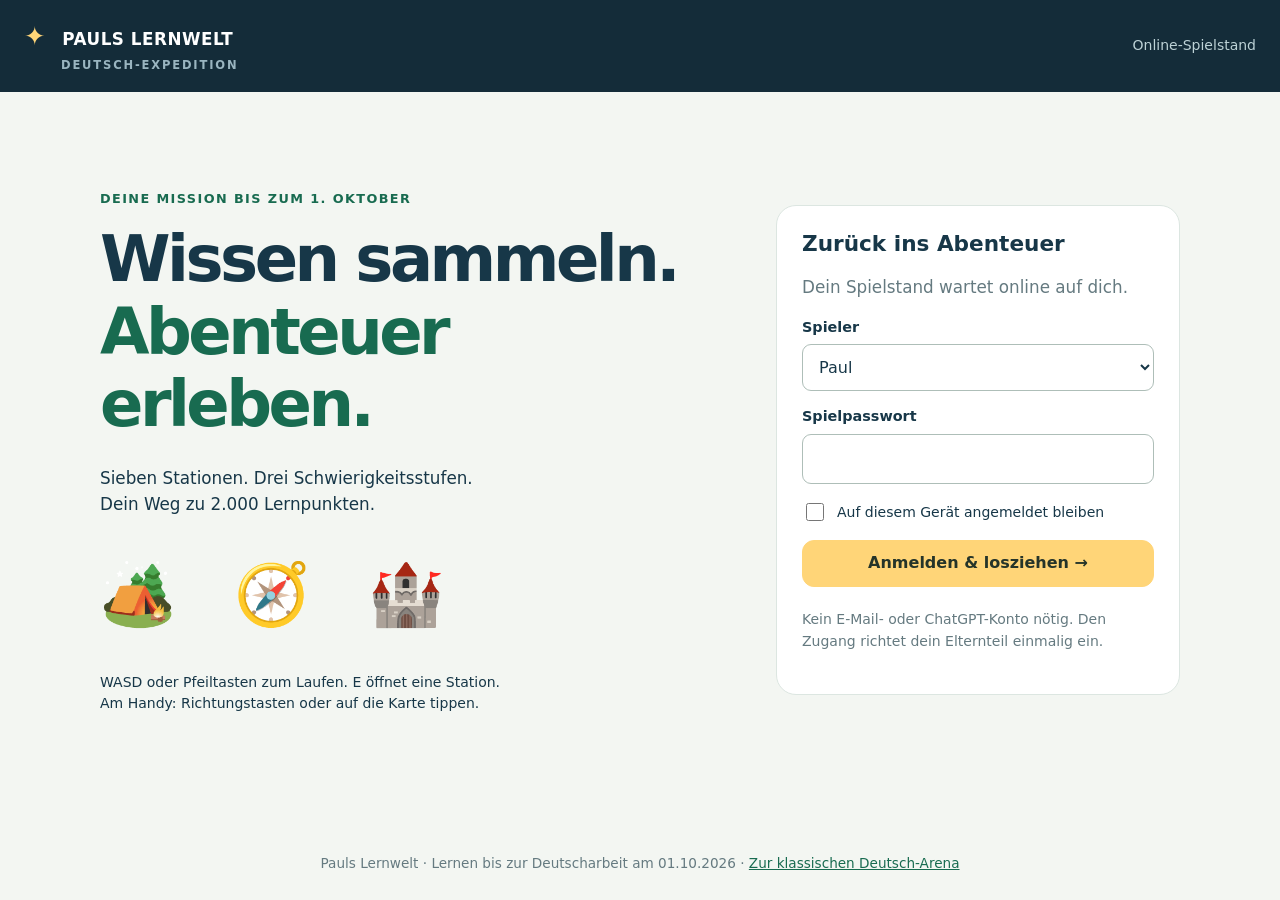
<file: paul-lernwelt/index.html>
<!doctype html><html lang="de"><head><meta charset="utf-8"><meta name="viewport" content="width=device-width,initial-scale=1"><meta name="robots" content="noindex,nofollow"><meta name="theme-color" content="#142c39"><title>Pauls Lernwelt · Die Deutsch-Expedition</title><link rel="icon" href="data:image/svg+xml,%3Csvg xmlns='http://www.w3.org/2000/svg' viewBox='0 0 40 40'%3E%3Crect width='40' height='40' rx='10' fill='%23142c39'/%3E%3Ctext x='20' y='29' text-anchor='middle' font-size='28' fill='%23ffd578'%3EP%3C/text%3E%3C/svg%3E"><link rel="stylesheet" href="style.css"></head><body>
<header><a class="brand" href="./"><span>✦</span> PAULS LERNWELT <small>DEUTSCH-EXPEDITION</small></a><div class="headright"><span id="cloud">Online-Spielstand</span><button id="logout" hidden>Abmelden</button></div></header>
<main><section id="entry" class="entry"><div><div class="eyebrow">Deine Mission bis zum 1. Oktober</div><h1>Wissen sammeln.<br><em>Abenteuer erleben.</em></h1><p>Sieben Stationen. Drei Schwierigkeitsstufen.<br>Dein Weg zu 2.000 Lernpunkten.</p><div class="entry-icons" aria-hidden="true">🏕️ &nbsp; 🧭 &nbsp; 🏰</div><p class="small">WASD oder Pfeiltasten zum Laufen. E öffnet eine Station.<br>Am Handy: Richtungstasten oder auf die Karte tippen.</p></div><div class="card"><div id="loginPanel"><h2>Zurück ins Abenteuer</h2><p class="muted">Dein Spielstand wartet online auf dich.</p><form id="loginForm"><label for="name">Spieler</label><select id="name"><option value="paul">Paul</option><option value="eltern">Elternzugang</option></select><label for="password">Spielpasswort</label><input id="password" type="password" autocomplete="current-password" required><label class="check"><input id="remember" type="checkbox"> Auf diesem Gerät angemeldet bleiben</label><button class="primary full">Anmelden & losziehen →</button></form><p class="small muted">Kein E-Mail- oder ChatGPT-Konto nötig. Den Zugang richtet dein Elternteil einmalig ein.</p></div><div id="setupPanel" hidden><h2>Die Expedition vorbereiten</h2><p>Lege zwei verschiedene Passwörter mit mindestens 10 Zeichen fest. Bewahre beide sicher auf.</p><form id="setupForm"><label for="paulPass">Pauls Spielpasswort</label><input id="paulPass" type="password" minlength="10" autocomplete="new-password" required><label for="parentPass">Dein Elternpasswort</label><input id="parentPass" type="password" minlength="10" autocomplete="new-password" required><label for="parentRepeat">Elternpasswort wiederholen</label><input id="parentRepeat" type="password" minlength="10" autocomplete="new-password" required><button class="primary full">Zugänge einmalig einrichten</button></form><p class="small">Nur mit dem persönlichen Einrichtungslink möglich. Keine Bestellung, keine automatische Auszahlung.</p></div><p id="entryMessage" role="status"></p></div></section>
<section id="play" hidden><div class="missionbar"><div><span class="eyebrow">Expedition 01 · Deutsch</span><h1>Deine Insel. Dein Fortschritt.</h1></div><div class="wallet"><span>✦</span><div><strong id="balance">0</strong><small>Lernpunkte verfügbar</small></div></div></div><div class="gamegrid"><div class="worldpanel"><div class="worldhead"><span>🧭 Erkunde die Lerninsel</span><button id="journalBtn">Lerntagebuch</button></div><div class="worldwrap"><canvas id="world" width="1100" height="700" tabindex="0" aria-label="Lerninsel. Mit WASD oder Pfeiltasten bewegen, E öffnet eine Station. Alternativ Stationsliste verwenden."></canvas><div class="location" id="location">Basislager · Geh zu einer Station</div></div><div class="worldfoot"><p><kbd>W</kbd><kbd>A</kbd><kbd>S</kbd><kbd>D</kbd> laufen · <kbd>E</kbd> betreten <span class="muted">oder Station anklicken</span></p><button class="primary" id="enterStation" disabled>Station betreten</button></div><div class="touchpad" aria-label="Bewegungssteuerung"><button data-move="up" aria-label="Nach oben">↑</button><div><button data-move="left" aria-label="Nach links">←</button><button data-move="down" aria-label="Nach unten">↓</button><button data-move="right" aria-label="Nach rechts">→</button></div></div></div><aside><div class="card goal"><span class="eyebrow">Deine Belohnung</span><h2>Auf Kurs zu 2.000</h2><div class="progress"><span id="rewardBar"></span></div><p id="rewardText">0 von 2.000 Lernpunkten</p><p class="small muted">1 Lernpunkt = 1 V-Buck bei deinen Eltern. Insgesamt höchstens 2.000 V-Bucks einlösbar. Kein automatischer Kauf.</p><div id="medals"></div></div><div class="card sage-card"><span class="eyebrow">Der Merkmeister</span><img src="merkmeister.png" alt="Ein freundlicher Merkmeister sitzt im Schneidersitz mit einem Buch."><blockquote id="sageQuote">„Wer? Wessen? Wem? Wen? So lassen sich die Fälle versteh’n!“</blockquote><p id="sageExplain"><strong>Das ist gemeint:</strong> Diese vier Fragewörter führen der Reihe nach zu Nominativ, Genitiv, Dativ und Akkusativ.</p><button id="newSage">Noch einen Spruch</button></div><div class="card"><h2>Deine Stationen</h2><p class="small muted">Anklicken: Die Figur läuft hin. Erneut öffnen mit E.</p><div id="stationList"></div></div></aside></div><div class="note">Die Aufgaben folgen Pauls Checkliste und dem Wissen kompakt auf den Buchseiten 259–260 und 280–281. Jede Station lässt sich auch ohne Aufwärmspiel betreten.</div></section>
<section id="parent" hidden class="parent"><span class="eyebrow">Elternbereich</span><h1>Fortschritt, der sichtbar wird.</h1><div id="parentStats"></div><div class="card"><h2>Punkte einlösen</h2><p>Bestätige hier nur V-Bucks, die du Paul tatsächlich übergeben hast. Es wird nichts gekauft. Bestätigte Einlösungen zählen dauerhaft zum Maximum von 2.000.</p><form id="redeemForm"><label for="amount">Übergebene V-Bucks / abzubuchende Punkte</label><input id="amount" type="number" min="1" step="1" required><label class="check"><input id="confirmRedeem" type="checkbox" required> Ich habe diese Belohnung übergeben und möchte die Punkte abbuchen.</label><button class="primary">Einlösung bestätigen</button></form><p id="redeemMessage" role="status"></p></div><div class="card"><h2>Einlösungen</h2><div id="redemptions"></div></div></section>
</main><dialog id="modal"><div class="modalhead"><span class="eyebrow" id="modalLabel"></span><button id="closeModal" aria-label="Fenster schließen">✕</button></div><div id="modalContent"></div><p id="modalError" role="alert"></p></dialog><div id="toast" role="status" aria-live="polite"></div><footer>Pauls Lernwelt · Lernen bis zur Deutscharbeit am 01.10.2026 · <a href="../paul-deutsch.html">Zur klassischen Deutsch-Arena</a></footer><script src="config.js"></script><script src="app.js"></script></body></html>
</file>
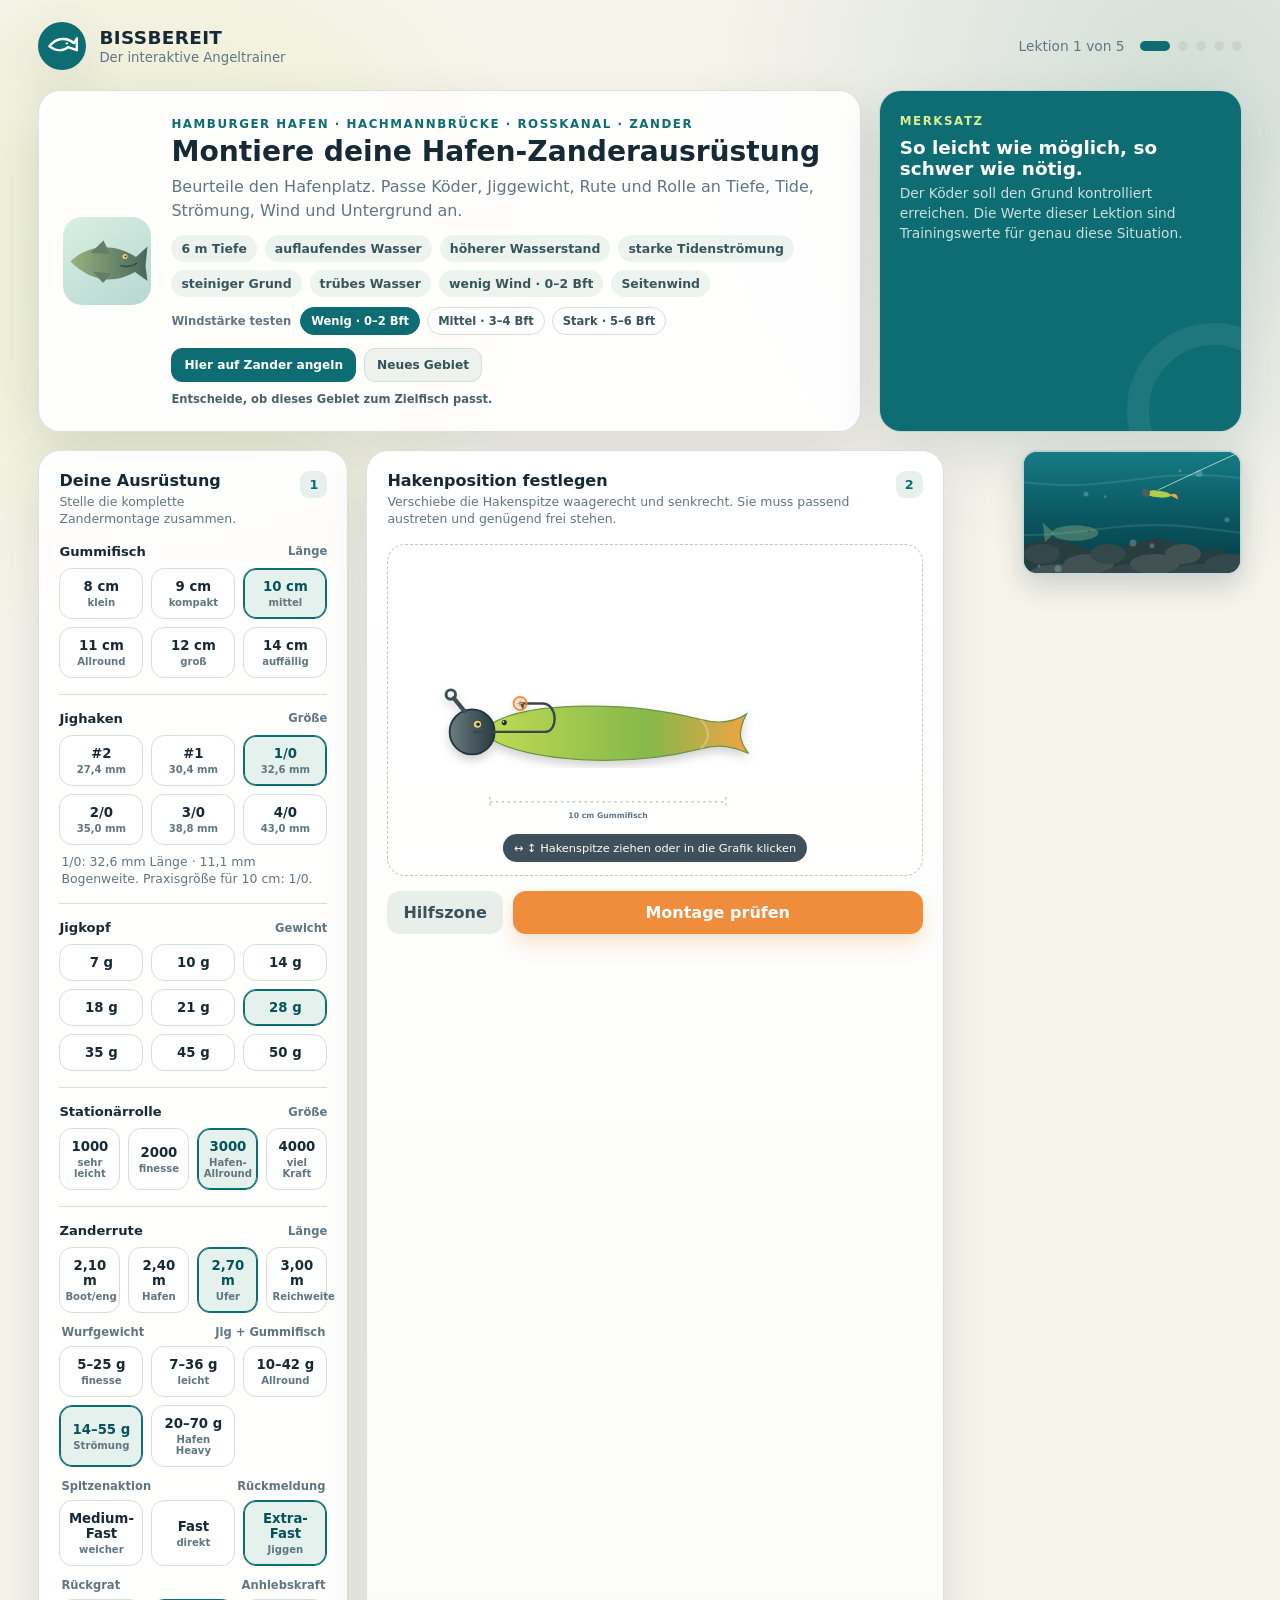
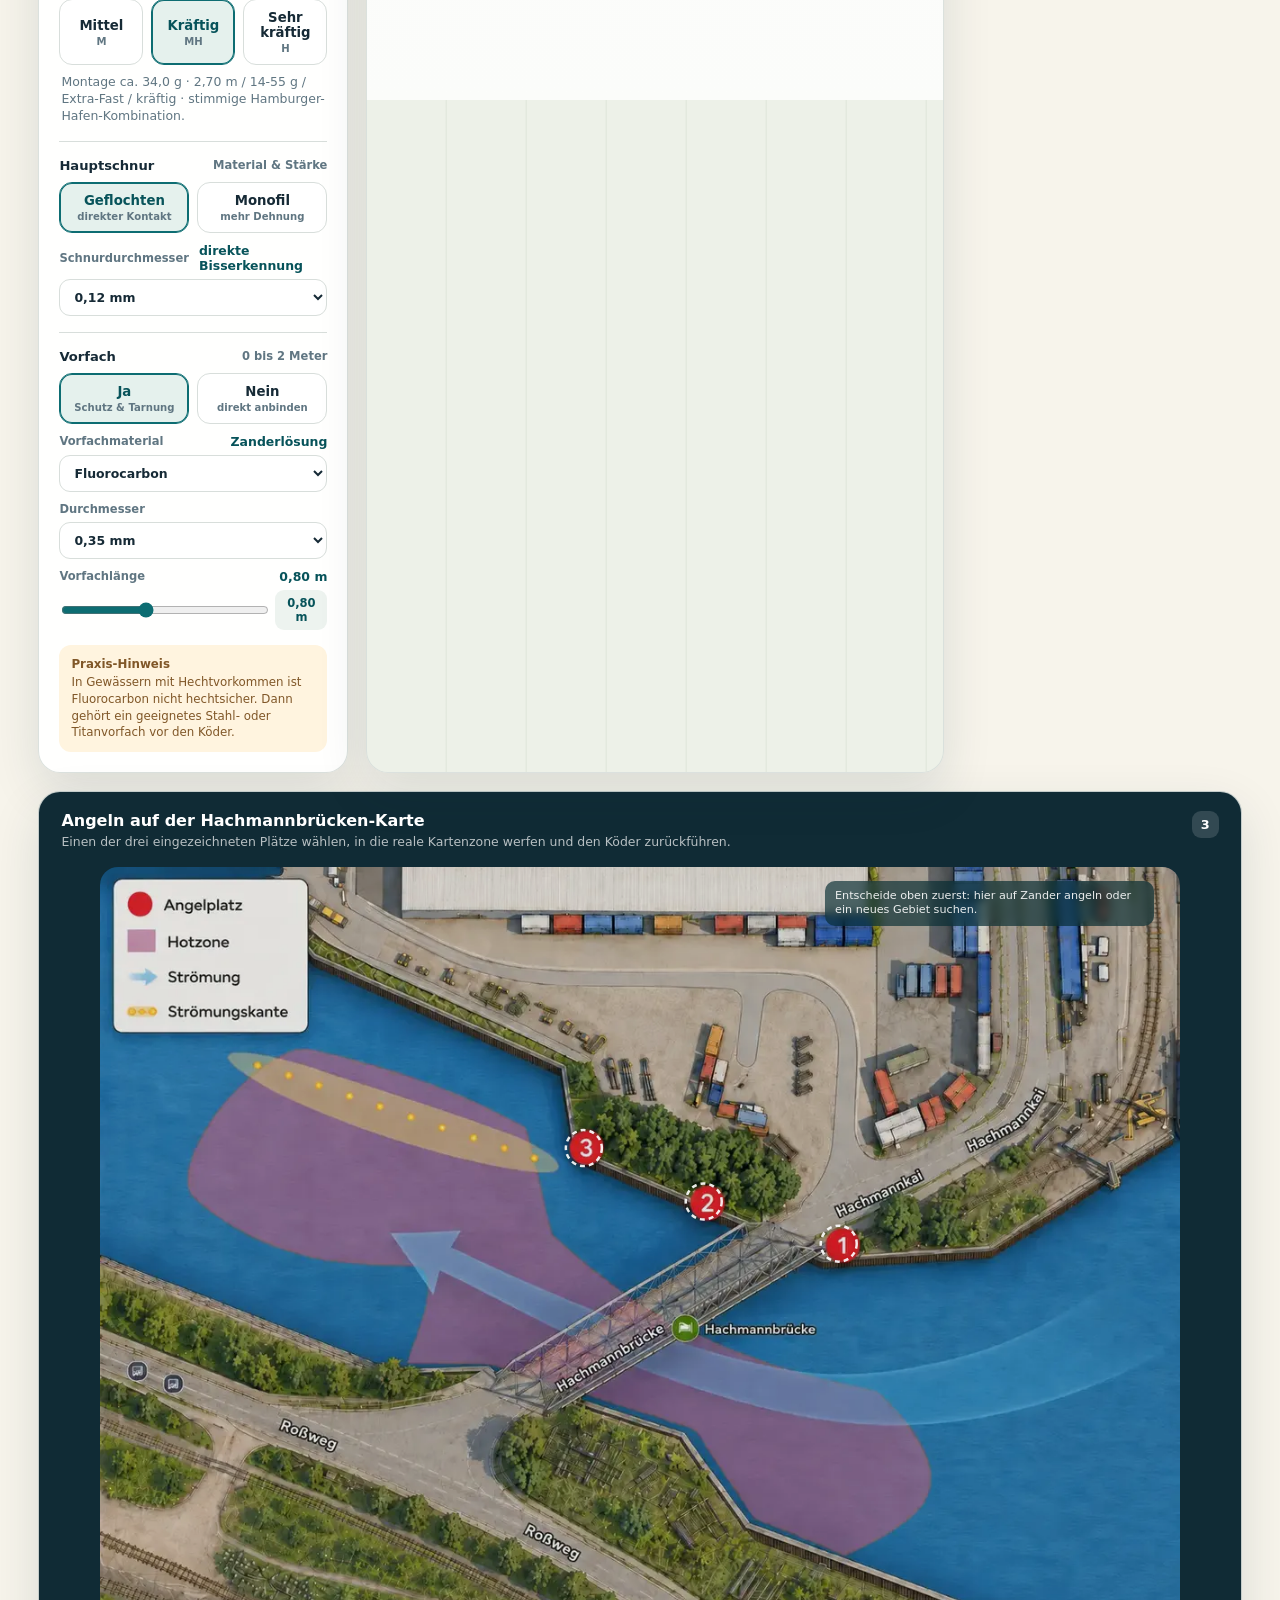
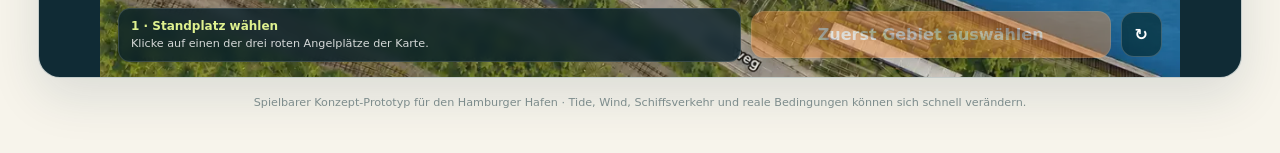
<file: bissbereit_version_1_0.html>
<!doctype html>
<html lang="de">
<head>
  <meta charset="utf-8">
  <meta name="viewport" content="width=device-width, initial-scale=1">
  <title>Bissbereit – Zander-Werkbank</title>
  <style>
    :root {
      --ink: #162a36;
      --muted: #607682;
      --paper: #f7f4eb;
      --panel: rgba(255,255,255,.92);
      --line: #d8dedb;
      --teal: #0d6d72;
      --teal-dark: #07535a;
      --lime: #b8d548;
      --orange: #ef8d3c;
      --red: #c84b49;
      --shadow: 0 18px 50px rgba(20,53,62,.12);
    }

    * { box-sizing: border-box; }
    body {
      margin: 0;
      min-height: 100vh;
      color: var(--ink);
      font-family: Inter, ui-sans-serif, system-ui, -apple-system, BlinkMacSystemFont, "Segoe UI", sans-serif;
      background:
        radial-gradient(circle at 13% 8%, rgba(184,213,72,.20), transparent 24rem),
        radial-gradient(circle at 93% 3%, rgba(13,109,114,.16), transparent 31rem),
        var(--paper);
    }

    button { font: inherit; }
    .app { width: min(1480px, 100%); margin: auto; padding: 22px clamp(16px, 3vw, 44px) 44px; }

    header {
      display: flex;
      justify-content: space-between;
      align-items: center;
      gap: 24px;
      margin-bottom: 20px;
    }

    .brand { display: flex; align-items: center; gap: 13px; }
    .brand-mark {
      width: 48px; height: 48px; border-radius: 50%;
      display: grid; place-items: center;
      background: var(--teal); color: white; box-shadow: var(--shadow);
    }
    .brand-mark svg { width: 31px; }
    .brand strong { display: block; font-size: 1.15rem; letter-spacing: .02em; }
    .brand span { display: block; color: var(--muted); font-size: .83rem; margin-top: 2px; }

    .progress { display: flex; align-items: center; gap: 8px; }
    .progress-label { color: var(--muted); font-size: .86rem; margin-right: 7px; }
    .dot { width: 10px; height: 10px; border-radius: 50%; background: #cbd3cf; }
    .dot.active { width: 30px; border-radius: 20px; background: var(--teal); }

    .hero {
      display: grid; grid-template-columns: minmax(0, 1.7fr) minmax(300px, .75fr);
      gap: 18px; margin-bottom: 18px;
    }
    .scenario, .rule-card, .panel {
      background: var(--panel); border: 1px solid rgba(216,222,219,.9);
      border-radius: 22px; box-shadow: var(--shadow);
    }
    .scenario { padding: 22px 24px; display: flex; align-items: center; gap: 20px; }
    .scenario-content { flex: 1; min-width: 0; }
    .fish-badge {
      flex: 0 0 88px; height: 88px; border-radius: 19px;
      background: linear-gradient(145deg, #d8efe4, #b7d7d1); display: grid; place-items: center;
      overflow: hidden;
    }
    .fish-badge svg { width: 90px; transform: translateX(-3px); }
    .eyebrow { color: var(--teal); font-size: .74rem; font-weight: 800; text-transform: uppercase; letter-spacing: .13em; }
    h1 { margin: 5px 0 7px; font-size: clamp(1.35rem, 2.2vw, 2rem); line-height: 1.1; }
    .scenario p { margin: 0; color: var(--muted); line-height: 1.5; }
    .facts { display: flex; flex-wrap: wrap; gap: 8px; margin-top: 12px; }
    .pill { padding: 6px 10px; border-radius: 99px; background: #edf4f0; color: #39555c; font-size: .78rem; font-weight: 700; }
    .wind-control { display: flex; flex-wrap: wrap; align-items: center; gap: 7px; margin-top: 10px; }
    .wind-control > span { color: var(--muted); font-size: .72rem; font-weight: 800; margin-right: 2px; }
    .wind-btn { border: 1px solid var(--line); border-radius: 99px; padding: 6px 10px; background: #fff; color: #39555c; cursor: pointer; font-size: .72rem; font-weight: 800; transition: .18s; }
    .wind-btn:hover { border-color: #9db9b3; transform: translateY(-1px); }
    .wind-btn.selected { background: var(--teal); border-color: var(--teal); color: white; }
    .scenario-actions { display: flex; flex-wrap: wrap; gap: 8px; margin-top: 13px; }
    .area-btn { border: 1px solid var(--line); border-radius: 11px; padding: 9px 12px; cursor: pointer; font-weight: 850; font-size: .76rem; transition: .18s; }
    .area-btn.fish { background: var(--teal); border-color: var(--teal); color: white; }
    .area-btn.new { background: #eef2ef; color: #365158; }
    .area-btn:hover { transform: translateY(-1px); }
    .area-feedback { min-height: 18px; margin-top: 9px !important; color: #4b6268 !important; font-size: .72rem; font-weight: 650; line-height: 1.5 !important; }
    .area-feedback strong { color: var(--teal-dark); }
    .area-feedback em { color: #71542f; font-style: normal; }

    .rule-card { padding: 19px 20px; background: var(--teal); color: white; position: relative; overflow: hidden; }
    .rule-card::after { content: ""; position: absolute; width: 130px; height: 130px; border: 22px solid rgba(255,255,255,.07); border-radius: 50%; right: -60px; bottom: -66px; }
    .rule-card .eyebrow { color: #d8ee90; }
    .rule-card strong { display: block; font-size: 1.15rem; margin: 8px 0 5px; max-width: 260px; }
    .rule-card p { margin: 0; color: rgba(255,255,255,.79); font-size: .86rem; line-height: 1.45; }

    main { display: grid; grid-template-columns: minmax(310px, .72fr) minmax(540px, 1.55fr) minmax(280px, .7fr); gap: 18px; align-items: stretch; }
    .panel { padding: 20px; }
    .panel-title { display: flex; justify-content: space-between; align-items: start; gap: 14px; margin-bottom: 16px; }
    .panel h2 { font-size: 1rem; margin: 0 0 4px; }
    .panel-title p { margin: 0; font-size: .78rem; color: var(--muted); line-height: 1.35; }
    .step { width: 27px; height: 27px; border-radius: 9px; display: grid; place-items: center; background: #e8f0ed; color: var(--teal); font-weight: 900; font-size: .8rem; flex: none; }

    .selection-block + .selection-block { border-top: 1px solid var(--line); margin-top: 16px; padding-top: 16px; }
    .selection-label { display: flex; justify-content: space-between; align-items: center; font-weight: 800; font-size: .82rem; margin-bottom: 9px; }
    .selection-label span { font-weight: 600; color: var(--muted); font-size: .72rem; }
    .choices { display: grid; grid-template-columns: repeat(3, 1fr); gap: 8px; }
    .choices.two { grid-template-columns: repeat(2, 1fr); }
    .choices.weights { grid-template-columns: repeat(3, 1fr); }
    .choices.four { grid-template-columns: repeat(4, 1fr); }
    .choices.cast { grid-template-columns: repeat(3, 1fr); }
    .choices.hooks { grid-template-columns: repeat(3, 1fr); }
    .choices.lures { grid-template-columns: repeat(3, 1fr); }
    .selection-note { margin: 9px 2px 0; color: var(--muted); font-size: .78rem; line-height: 1.35; }
    .sub-choice-label { margin: 12px 2px 7px; display: flex; justify-content: space-between; color: var(--muted); font-size: .72rem; font-weight: 800; }
    .choice {
      min-width: 0; border: 1px solid var(--line); border-radius: 13px; background: #fff; color: var(--ink);
      padding: 10px 5px; cursor: pointer; transition: .18s ease; text-align: center; font-weight: 800; font-size: .83rem;
    }
    .choice small { display: block; color: var(--muted); font-size: .63rem; margin-top: 3px; font-weight: 600; }
    .choice:hover { transform: translateY(-2px); border-color: #9db9b3; }
    .choice.selected { color: var(--teal-dark); background: #e5f1ed; border-color: var(--teal); box-shadow: inset 0 0 0 1px var(--teal); }

    .gear-field { margin-top: 10px; }
    .gear-field label { display: flex; justify-content: space-between; align-items: center; gap: 10px; color: var(--muted); font-size: .72rem; font-weight: 750; margin-bottom: 6px; }
    .gear-field label output { color: var(--teal-dark); font-size: .78rem; }
    .gear-field select {
      width: 100%; border: 1px solid var(--line); border-radius: 11px; background: white; color: var(--ink);
      padding: 9px 10px; font: inherit; font-size: .78rem; font-weight: 700; outline: none;
    }
    .gear-field select:focus { border-color: var(--teal); box-shadow: 0 0 0 3px rgba(13,109,114,.12); }
    .range-wrap { display: grid; grid-template-columns: 1fr 52px; align-items: center; gap: 8px; }
    input[type="range"] { width: 100%; accent-color: var(--teal); cursor: pointer; }
    .range-value { background: #edf3ef; color: var(--teal-dark); border-radius: 9px; padding: 6px 5px; text-align: center; font-weight: 850; font-size: .72rem; }
    .leader-options { transition: opacity .2s; }
    .leader-options.disabled { opacity: .38; pointer-events: none; }

    .warning { margin-top: 15px; padding: 11px 12px; border-radius: 12px; background: #fff4df; color: #805728; font-size: .74rem; line-height: 1.4; }
    .warning strong { display: block; margin-bottom: 2px; }

    .workbench { background: linear-gradient(180deg, #fff 0%, #fbfcfa 65%, #edf1e8 65%, #edf1e8 100%); min-height: 555px; position: relative; overflow: hidden; }
    .workbench::after { content: ""; position: absolute; left: 0; right: 0; bottom: 0; height: 35%; opacity: .32; background: repeating-linear-gradient(90deg, transparent 0 78px, #ced8c9 79px 80px); pointer-events: none; }
    .bench-copy { position: relative; z-index: 2; }
    .rig-stage { position: relative; z-index: 2; margin-top: 8px; border-radius: 18px; border: 1px dashed #bdc9c1; background: rgba(255,255,255,.66); min-height: 330px; display: grid; place-items: center; overflow: hidden; }
    #rigSvg { width: 100%; height: 330px; touch-action: none; user-select: none; }
    .drag-hint { position: absolute; left: 50%; bottom: 13px; transform: translateX(-50%); background: rgba(22,42,54,.82); color: white; padding: 7px 11px; border-radius: 99px; font-size: .71rem; white-space: nowrap; pointer-events: none; }
    .target-zone { fill: rgba(184,213,72,.28); stroke: #84a42e; stroke-width: 2; stroke-dasharray: 5 5; opacity: 0; transition: opacity .2s; }
    .show-help .target-zone { opacity: 1; }
    .exit-marker { cursor: move; filter: drop-shadow(0 4px 5px rgba(20,45,50,.2)); }
    .hook-line { fill: none; stroke: #36484e; stroke-width: 4.2; stroke-linecap: round; stroke-linejoin: round; }
    .measure-line { stroke: #95a79e; stroke-width: 1.5; stroke-dasharray: 4 6; }
    .measure-text { fill: #607682; font-size: 13px; font-weight: 700; }

    .bench-actions { display: flex; gap: 10px; position: relative; z-index: 2; margin-top: 15px; }
    .primary, .secondary {
      border: none; border-radius: 13px; padding: 12px 16px; cursor: pointer; font-weight: 850; transition: .18s ease;
    }
    .primary { flex: 1; background: var(--orange); color: #fff; box-shadow: 0 9px 20px rgba(239,141,60,.25); }
    .secondary { background: #e8efeb; color: #38535b; }
    .primary:hover, .secondary:hover { transform: translateY(-2px); }

    main > .controls, main > .workbench, main > .water-panel { order: 1; }
    .casting-panel { grid-column: 1 / -1; order: 2; padding: 0; overflow: hidden; background: #102b35; color: white; }
    .casting-panel .panel-title { padding: 19px 22px 0; position: relative; z-index: 3; }
    .casting-panel .panel-title p { color: rgba(255,255,255,.7); }
    .casting-panel .step { color: white; background: rgba(255,255,255,.14); }
    .shore-stage { position: relative; width: min(100%, 1080px); aspect-ratio: 4 / 3; margin: 0 auto; overflow: hidden; background: #0b2530; border-radius: 18px 18px 0 0; }
    #shoreCanvas { width: 100%; height: 100%; display: block; cursor: crosshair; touch-action: none; }
    .shore-legend { display: none; }
    .shore-legend span { display: inline-flex; align-items: center; gap: 6px; padding: 6px 9px; border-radius: 99px; background: rgba(7,31,42,.72); border: 1px solid rgba(255,255,255,.16); font-size: .68rem; font-weight: 800; }
    .shore-legend i { width: 12px; height: 12px; border-radius: 4px; display: inline-block; }
    .shore-legend .lane { background: #174a76; }
    .shore-legend .shelf { background: #4e91ad; }
    .shore-legend .seam { height: 7px; border-radius: 50%; border-top: 2px solid #dcf6ec; border-bottom: 1px solid rgba(220,246,236,.65); background: transparent; }
    .shore-controls { position: absolute; left: 18px; right: 18px; bottom: 15px; display: grid; grid-template-columns: minmax(0,1fr) minmax(230px,360px) auto; gap: 10px; align-items: center; }
    .shore-instruction { min-width: 0; padding: 10px 12px; border-radius: 12px; background: rgba(7,31,42,.78); border: 1px solid rgba(255,255,255,.15); backdrop-filter: blur(5px); }
    .shore-instruction strong { display: block; color: #dff18f; font-size: .75rem; margin-bottom: 3px; }
    .shore-instruction span { display: block; color: rgba(255,255,255,.82); font-size: .7rem; line-height: 1.35; }
    .shore-controls .jig-btn { min-width: 0; }
    .shore-controls .reset-game { min-height: 45px; }
    .shore-game-hud { position: absolute; right: 18px; top: 14px; max-width: min(54%, 620px); display: flex; justify-content: flex-end; align-items: flex-start; gap: 8px; }
    .shore-game-hud .game-status { max-width: 70%; }
    .live-step { width: auto; padding: 0 8px; }
    .mini-note { padding: 10px 17px 15px; background: rgba(4,42,48,.66); color: rgba(255,255,255,.7); font-size: .68rem; line-height: 1.4; }

    .water-panel { width: 220px; height: 125px; min-height: 0; align-self: start; justify-self: end; background: #0d5961; color: #fff; padding: 0; overflow: hidden; display: block; border-radius: 15px; border: 2px solid rgba(255,255,255,.78); box-shadow: 0 12px 28px rgba(20,53,62,.18); }
    .water-panel .panel-title { padding: 20px 20px 0; position: relative; z-index: 2; }
    .water-panel .panel-title p { color: rgba(255,255,255,.66); }
    .water-panel .step { color: white; background: rgba(255,255,255,.15); }
    .gear-quote { margin: 0 17px 10px; padding: 10px 12px; border-radius: 13px; background: rgba(4,42,48,.54); border: 1px solid rgba(255,255,255,.13); display: flex; justify-content: space-between; align-items: center; gap: 12px; }
    .gear-quote strong { color: #dff18f; font-size: 1rem; }
    .gear-quote span { color: rgba(255,255,255,.74); font-size: .68rem; text-align: right; line-height: 1.3; }
    .canvas-wrap { position: relative; width: 100%; height: 100%; min-height: 0; }
    #waterCanvas { width: 100%; height: 100%; display: block; }
    .water-panel .panel-title, .water-panel .gear-quote, .water-panel .meter, .water-panel .drill-panel, .water-panel .strike-banner, .water-panel .mini-note { display: none !important; }
    .meter { position: absolute; left: 17px; right: 17px; top: 52px; padding: 10px 12px; background: rgba(4,42,48,.74); backdrop-filter: blur(5px); border: 1px solid rgba(255,255,255,.13); border-radius: 13px; }
    .meter-row { display: flex; justify-content: space-between; font-size: .72rem; margin-bottom: 7px; }
    .meter-row span:last-child { color: #dff18f; font-weight: 800; }
    .bar { height: 6px; border-radius: 10px; background: rgba(255,255,255,.16); overflow: hidden; }
    .bar i { display: block; height: 100%; width: 45%; border-radius: inherit; background: linear-gradient(90deg, var(--lime), var(--orange)); transition: width .3s; }
    .drill-panel { position: absolute; left: 17px; right: 17px; top: 110px; padding: 10px 12px; border-radius: 13px; background: rgba(4,42,48,.78); border: 1px solid rgba(255,255,255,.14); backdrop-filter: blur(5px); transition: .2s; }
    .drill-panel.hidden { opacity: 0; pointer-events: none; transform: translateY(-5px); }
    .drill-row { display: grid; grid-template-columns: 86px 1fr 42px; align-items: center; gap: 7px; font-size: .65rem; }
    .drill-row + .drill-row { margin-top: 7px; }
    .drill-row output { color: #dff18f; text-align: right; font-weight: 850; }
    .drill-bar { height: 7px; border-radius: 20px; overflow: hidden; background: rgba(255,255,255,.15); }
    .drill-bar i { display: block; height: 100%; width: 0; border-radius: inherit; background: var(--lime); transition: width .08s linear, background .12s; }
    .game-status { max-width: 70%; padding: 8px 10px; border-radius: 10px; background: rgba(4,42,48,.65); color: rgba(255,255,255,.9); font-size: .7rem; line-height: 1.3; backdrop-filter: blur(4px); }
    .cycle-dots { display: flex; flex-wrap: wrap; justify-content: flex-end; gap: 4px; max-width: 46%; }
    .cycle-dot { width: 22px; height: 22px; border-radius: 50%; display: grid; place-items: center; background: rgba(255,255,255,.15); border: 1px solid rgba(255,255,255,.18); color: rgba(255,255,255,.65); font-size: .61rem; font-weight: 900; transition: .2s; }
    .cycle-dot.good { background: var(--lime); color: #1f3b25; transform: scale(1.08); }
    .cycle-dot.hot { background: var(--orange); color: white; transform: scale(1.12); box-shadow: 0 0 0 2px rgba(255,255,255,.22); }
    .cycle-dot.bad { background: var(--red); color: white; }
    .water-actions { display: grid; grid-template-columns: 1fr auto; gap: 8px; padding: 11px 17px 15px; background: rgba(4,42,48,.66); }
    .jig-btn { border: 1px solid rgba(255,255,255,.24); border-radius: 13px; background: var(--orange); color: white; padding: 13px 10px; font-weight: 900; cursor: pointer; box-shadow: 0 8px 22px rgba(2,34,39,.28); user-select: none; touch-action: none; }
    .jig-btn:active, .jig-btn.active { transform: translateY(2px); background: #db7630; }
    .jig-btn:disabled { cursor: not-allowed; opacity: .45; transform: none; }
    .reset-game { border: 1px solid rgba(255,255,255,.2); border-radius: 13px; background: rgba(4,42,48,.68); color: white; padding: 0 13px; cursor: pointer; font-weight: 800; }
    .strike-banner { position: absolute; z-index: 8; left: 50%; top: 57%; transform: translate(-50%,-50%) scale(.8); opacity: 0; width: min(88%, 310px); text-align: center; border-radius: 17px; background: rgba(184,213,72,.97); color: #203b28; padding: 15px; box-shadow: 0 18px 48px rgba(0,0,0,.38); pointer-events: none; transition: .25s; }
    .strike-banner.visible { opacity: 1; transform: translate(-50%,-50%) scale(1); }
    .strike-banner.lost { background: rgba(217,91,72,.96); color: white; }
    .strike-banner.hooked { background: rgba(239,141,60,.96); color: white; }
    .strike-banner strong { display: block; font-size: 1.2rem; }
    .strike-banner span { display: block; margin-top: 3px; font-size: .72rem; }
    .catch-details { margin-top: 11px; padding-top: 10px; border-top: 1px solid rgba(32,59,40,.22); }
    .catch-details.hidden { display: none; }
    .catch-stars { color: #fff4b0; text-shadow: 0 2px 4px rgba(70,55,0,.35); font-size: 1.5rem; letter-spacing: 2px; line-height: 1; }
    .catch-stars .empty { color: rgba(32,59,40,.2); text-shadow: none; }
    .catch-measure { display: flex; justify-content: center; gap: 15px; margin-top: 9px; font-weight: 900; }
    .catch-measure b { font-size: 1.03rem; }
    .catch-score { margin-top: 7px; font-size: .68rem; color: rgba(32,59,40,.72); font-weight: 800; }

    .result {
      display: none; grid-column: 1 / -1; order: 3; background: #fff; border: 1px solid var(--line); border-radius: 22px; box-shadow: var(--shadow);
      padding: 21px 24px; grid-template-columns: 120px 1fr auto; gap: 23px; align-items: center;
    }
    .result.visible { display: grid; animation: rise .32s ease; }
    @keyframes rise { from { opacity: 0; transform: translateY(8px); } }
    .score-ring { width: 105px; height: 105px; border-radius: 50%; display: grid; place-items: center; background: conic-gradient(var(--lime) 0deg, #e8ece9 0deg); position: relative; }
    .score-ring::before { content: ""; position: absolute; inset: 9px; background: white; border-radius: 50%; }
    .score-ring strong { position: relative; font-size: 1.48rem; }
    .score-ring small { display: block; font-size: .6rem; color: var(--muted); text-align: center; }
    .result h3 { margin: 0 0 7px; font-size: 1.05rem; }
    .result p { margin: 0; color: var(--muted); font-size: .83rem; line-height: 1.5; }
    .feedback-tags { display: flex; flex-wrap: wrap; gap: 7px; margin-top: 11px; }
    .feedback-tag { padding: 6px 9px; border-radius: 9px; font-size: .7rem; font-weight: 750; background: #edf3ef; }
    .feedback-tag.bad { background: #fde9e5; color: #9b3b38; }
    .feedback-tag.good { background: #edf6d4; color: #4d6b13; }
    .improvement-tips { margin-top: 13px; padding: 12px 14px; border-radius: 13px; background: #f3f6f3; border-left: 4px solid var(--teal); }
    .improvement-tips strong { display: block; font-size: .76rem; margin-bottom: 6px; }
    .improvement-tips ul { margin: 0; padding-left: 17px; color: var(--muted); font-size: .73rem; line-height: 1.45; }
    .improvement-tips li + li { margin-top: 4px; }
    .next-btn { border: none; background: var(--teal); color: white; border-radius: 13px; padding: 12px 16px; font-weight: 850; cursor: pointer; white-space: nowrap; }

    footer { text-align: center; color: #7d8c8c; font-size: .7rem; margin-top: 18px; }

    @media (max-width: 1080px) {
      main { grid-template-columns: .75fr 1.45fr; }
      .water-panel { grid-column: 2; width: 220px; height: 125px; min-height: 0; }
      .water-panel .canvas-wrap { min-height: 0; }
      .casting-panel { grid-column: 1 / -1; }
    }
    @media (max-width: 760px) {
      header { align-items: flex-start; }
      .progress-label { display: none; }
      .hero, main { grid-template-columns: 1fr; }
      .scenario { align-items: flex-start; }
      .fish-badge { flex-basis: 70px; height: 70px; }
      .workbench { min-height: auto; }
      .water-panel { grid-column: auto; width: 200px; height: 115px; min-height: 0; justify-self: end; }
      .casting-panel { grid-column: auto; }
      .shore-stage { width: 100%; aspect-ratio: 4 / 3; }
      .shore-controls { grid-template-columns: 1fr auto; }
      .shore-instruction { grid-column: 1 / -1; }
      .shore-game-hud { left: 14px; right: 14px; max-width: none; top: 54px; justify-content: space-between; }
      .shore-game-hud .game-status { max-width: 62%; }
      .result.visible { grid-template-columns: 90px 1fr; }
      .score-ring { width: 85px; height: 85px; }
      .next-btn { grid-column: 1 / -1; }
    }
  </style>
</head>
<body>
  <div class="app">
    <header>
      <div class="brand">
        <div class="brand-mark" aria-hidden="true">
          <svg viewBox="0 0 100 70"><path d="M8 36c22-27 54-31 79-10l10-15-1 38-28-10c-16 14-39 13-60-3Z" fill="none" stroke="currentColor" stroke-width="8" stroke-linejoin="round"/><circle cx="64" cy="27" r="4" fill="currentColor"/></svg>
        </div>
        <div><strong>BISSBEREIT</strong><span>Der interaktive Angeltrainer</span></div>
      </div>
      <div class="progress" aria-label="Lernfortschritt">
        <span class="progress-label">Lektion 1 von 5</span>
        <i class="dot active"></i><i class="dot"></i><i class="dot"></i><i class="dot"></i><i class="dot"></i>
      </div>
    </header>

    <section class="hero">
      <div class="scenario">
        <div class="fish-badge" aria-hidden="true">
          <svg viewBox="0 0 180 120"><defs><linearGradient id="fish" x1="0" x2="1"><stop stop-color="#9ab17c"/><stop offset="1" stop-color="#47675d"/></linearGradient></defs><path d="M21 61c35-35 88-38 131-9l23-21-4 39 4 30-25-18C101 110 56 96 21 61Z" fill="url(#fish)"/><path d="M61 44 87 19l13 27M65 81l21 23 17-19" fill="#647e68"/><circle cx="130" cy="51" r="5" fill="#f4d969"/><circle cx="131" cy="51" r="2" fill="#142b31"/><path d="M121 69c13 4 25 1 34-5" fill="none" stroke="#314b49" stroke-width="3"/></svg>
        </div>
        <div class="scenario-content">
          <span class="eyebrow" id="areaName">Hamburger Hafen · Zielfisch Zander</span>
          <h1>Montiere deine Hafen-Zanderausrüstung</h1>
          <p>Beurteile den Hafenplatz. Passe Köder, Jiggewicht, Rute und Rolle an Tiefe, Tide, Strömung, Wind und Untergrund an.</p>
          <div class="facts" id="areaFacts"><span class="pill">6 m Tiefe</span><span class="pill">auflaufendes Wasser</span><span class="pill">starke Strömung</span><span class="pill">wenig Wind</span></div>
          <div class="wind-control" aria-label="Windstärke am Angelplatz einstellen">
            <span>Windstärke testen</span>
            <button class="wind-btn selected" type="button" data-wind="0" aria-pressed="true">Wenig · 0–2 Bft</button>
            <button class="wind-btn" type="button" data-wind="1" aria-pressed="false">Mittel · 3–4 Bft</button>
            <button class="wind-btn" type="button" data-wind="2" aria-pressed="false">Stark · 5–6 Bft</button>
          </div>
          <div class="scenario-actions">
            <button class="area-btn fish" id="fishHereBtn">Hier auf Zander angeln</button>
            <button class="area-btn new" id="newAreaBtn">Neues Gebiet</button>
          </div>
          <p class="area-feedback" id="areaFeedback">Entscheide, ob dieses Gebiet zum Zielfisch passt.</p>
        </div>
      </div>
      <aside class="rule-card">
        <span class="eyebrow">Merksatz</span>
        <strong>So leicht wie möglich, so schwer wie nötig.</strong>
        <p>Der Köder soll den Grund kontrolliert erreichen. Die Werte dieser Lektion sind Trainingswerte für genau diese Situation.</p>
      </aside>
    </section>

    <main>
      <section class="panel casting-panel">
        <div class="panel-title"><div><h2>Angeln auf der Hachmannbrücken-Karte</h2><p>Einen der drei eingezeichneten Plätze wählen, in die reale Kartenzone werfen und den Köder zurückführen.</p></div><span class="step">3</span></div>
        <div class="shore-stage" id="shoreStage">
          <canvas id="shoreCanvas" role="img" aria-label="Interaktive Karte der Hachmannbrücke mit drei Standplätzen, Hotzonen und Strömungskanten"></canvas>
          <div class="shore-legend" aria-hidden="true"><span><i class="lane"></i>Fahrrinne</span><span><i class="shelf"></i>Uferzone</span><span><i class="seam"></i>Strömungsnaht</span></div>
          <div class="shore-game-hud">
            <div class="game-status" id="gameStatus">Wähle zuerst einen der drei roten Angelplätze auf der Karte.</div>
            <div class="cycle-dots" id="cycleDots" aria-label="Saubere Köderbewegungen"></div>
          </div>
          <div class="shore-controls">
            <div class="shore-instruction"><strong id="shorePrompt">1 · Standplatz wählen</strong><span id="shoreDetail">Klicke auf einen der drei roten, nummerierten Angelplätze.</span></div>
            <button class="jig-btn" id="jigBtn" disabled>Standplatz wählen</button>
            <button class="reset-game" id="resetGame" title="Wurf und Übung neu starten">↻</button>
          </div>
        </div>
      </section>

      <section class="panel controls">
        <div class="panel-title"><div><h2>Deine Ausrüstung</h2><p>Stelle die komplette Zandermontage zusammen.</p></div><span class="step">1</span></div>

        <div class="selection-block">
          <div class="selection-label">Gummifisch <span>Länge</span></div>
          <div class="choices lures" data-group="lure">
            <button class="choice" data-value="8">8 cm<small>klein</small></button>
            <button class="choice" data-value="9">9 cm<small>kompakt</small></button>
            <button class="choice selected" data-value="10">10 cm<small>mittel</small></button>
            <button class="choice" data-value="11">11 cm<small>Allround</small></button>
            <button class="choice" data-value="12">12 cm<small>groß</small></button>
            <button class="choice" data-value="14">14 cm<small>auffällig</small></button>
          </div>
        </div>

        <div class="selection-block">
          <div class="selection-label">Jighaken <span>Größe</span></div>
          <div class="choices hooks" data-group="hook">
            <button class="choice" data-value="2">#2<small>27,4 mm</small></button>
            <button class="choice" data-value="1">#1<small>30,4 mm</small></button>
            <button class="choice selected" data-value="1/0">1/0<small>32,6 mm</small></button>
            <button class="choice" data-value="2/0">2/0<small>35,0 mm</small></button>
            <button class="choice" data-value="3/0">3/0<small>38,8 mm</small></button>
            <button class="choice" data-value="4/0">4/0<small>43,0 mm</small></button>
          </div>
          <p class="selection-note" id="hookHint">1/0: 32,6 mm Länge · 11,1 mm Bogenweite. Praxisgröße für diesen 10-cm-Köder: 1/0.</p>
        </div>

        <div class="selection-block">
          <div class="selection-label">Jigkopf <span>Gewicht</span></div>
          <div class="choices weights" data-group="weight">
            <button class="choice" data-value="7">7 g</button>
            <button class="choice" data-value="10">10 g</button>
            <button class="choice" data-value="14">14 g</button>
            <button class="choice" data-value="18">18 g</button>
            <button class="choice" data-value="21">21 g</button>
            <button class="choice selected" data-value="28">28 g</button>
            <button class="choice" data-value="35">35 g</button>
            <button class="choice" data-value="45">45 g</button>
            <button class="choice" data-value="50">50 g</button>
          </div>
        </div>

        <div class="selection-block">
          <div class="selection-label">Stationärrolle <span>Größe</span></div>
          <div class="choices four" data-group="reel">
            <button class="choice" data-value="1000">1000<small>sehr leicht</small></button>
            <button class="choice" data-value="2000">2000<small>finesse</small></button>
            <button class="choice selected" data-value="3000">3000<small>Hafen-Allround</small></button>
            <button class="choice" data-value="4000">4000<small>viel Kraft</small></button>
          </div>
        </div>

        <div class="selection-block">
          <div class="selection-label">Zanderrute <span>Länge</span></div>
          <div class="choices four" data-group="rodLength">
            <button class="choice" data-value="2.1">2,10 m<small>Boot/eng</small></button>
            <button class="choice" data-value="2.4">2,40 m<small>Hafen</small></button>
            <button class="choice selected" data-value="2.7">2,70 m<small>Ufer</small></button>
            <button class="choice" data-value="3">3,00 m<small>Reichweite</small></button>
          </div>
          <div class="sub-choice-label"><span>Wurfgewicht</span><span>Jig + Gummifisch</span></div>
          <div class="choices cast" data-group="rodCast">
            <button class="choice" data-value="5-25">5–25 g<small>finesse</small></button>
            <button class="choice" data-value="7-36">7–36 g<small>leicht</small></button>
            <button class="choice" data-value="10-42">10–42 g<small>Allround</small></button>
            <button class="choice selected" data-value="14-55">14–55 g<small>Strömung</small></button>
            <button class="choice" data-value="20-70">20–70 g<small>Hafen Heavy</small></button>
          </div>
          <div class="sub-choice-label"><span>Spitzenaktion</span><span>Rückmeldung</span></div>
          <div class="choices" data-group="rodAction">
            <button class="choice" data-value="medium-fast">Medium-Fast<small>weicher</small></button>
            <button class="choice" data-value="fast">Fast<small>direkt</small></button>
            <button class="choice selected" data-value="extra-fast">Extra-Fast<small>Jiggen</small></button>
          </div>
          <div class="sub-choice-label"><span>Rückgrat</span><span>Anhiebskraft</span></div>
          <div class="choices" data-group="rodPower">
            <button class="choice" data-value="medium">Mittel<small>M</small></button>
            <button class="choice selected" data-value="strong">Kräftig<small>MH</small></button>
            <button class="choice" data-value="very-strong">Sehr kräftig<small>H</small></button>
          </div>
          <p class="selection-note" id="rodHint">Montage etwa 16 g · 2,70 m / 10–42 g / Extra-Fast / kräftig: stimmige Hafen-Allroundkombination.</p>
        </div>

        <div class="selection-block">
          <div class="selection-label">Hauptschnur <span>Material &amp; Stärke</span></div>
          <div class="choices two" data-group="lineType">
            <button class="choice selected" data-value="braid">Geflochten<small>direkter Kontakt</small></button>
            <button class="choice" data-value="mono">Monofil<small>mehr Dehnung</small></button>
          </div>
          <div class="gear-field">
            <label for="lineDiameter">Schnurdurchmesser <output id="lineHint">direkte Bisserkennung</output></label>
            <select id="lineDiameter">
              <option value="0.10">0,10 mm</option>
              <option value="0.12" selected>0,12 mm</option>
              <option value="0.14">0,14 mm</option>
              <option value="0.16">0,16 mm</option>
              <option value="0.20">0,20 mm</option>
              <option value="0.25">0,25 mm</option>
            </select>
          </div>
        </div>

        <div class="selection-block">
          <div class="selection-label">Vorfach <span>0 bis 2 Meter</span></div>
          <div class="choices two" data-group="leaderEnabled">
            <button class="choice selected" data-value="yes">Ja<small>Schutz &amp; Tarnung</small></button>
            <button class="choice" data-value="no">Nein<small>direkt anbinden</small></button>
          </div>
          <div class="leader-options" id="leaderOptions">
            <div class="gear-field">
              <label for="leaderMaterial">Vorfachmaterial <output id="leaderUse">Zanderlösung</output></label>
              <select id="leaderMaterial">
                <option value="fc" selected>Fluorocarbon</option>
                <option value="steel">Stahl</option>
                <option value="titanium">Titan</option>
              </select>
            </div>
            <div class="gear-field">
              <label for="leaderStrength" id="leaderStrengthLabel">Durchmesser</label>
              <select id="leaderStrength"></select>
            </div>
            <div class="gear-field">
              <label for="leaderLength">Vorfachlänge <output id="leaderLengthOutput">0,80 m</output></label>
              <div class="range-wrap">
                <input id="leaderLength" type="range" min="0" max="2" step="0.05" value="0.8">
                <span class="range-value" id="leaderLengthBadge">0,80 m</span>
              </div>
            </div>
          </div>
        </div>

        <div class="warning"><strong>Praxis-Hinweis</strong>In Gewässern mit Hechtvorkommen ist Fluorocarbon nicht hechtsicher. Dann gehört ein geeignetes Stahl- oder Titanvorfach vor den Köder.</div>
      </section>

      <section class="panel workbench" id="workbench">
        <div class="bench-copy panel-title"><div><h2>Hakenposition festlegen</h2><p>Verschiebe die Hakenspitze waagerecht und senkrecht. Sie muss passend austreten und genügend frei stehen.</p></div><span class="step">2</span></div>
        <div class="rig-stage">
          <svg id="rigSvg" viewBox="0 0 900 390" role="img" aria-label="Gummifisch mit Jigkopf, Haken und verschiebbarem Austrittsmarker">
            <defs>
              <linearGradient id="baitGrad" x1="0" x2="1"><stop stop-color="#bfdb53"/><stop offset=".62" stop-color="#86b84b"/><stop offset="1" stop-color="#f1a344"/></linearGradient>
              <linearGradient id="headGrad" x1="0" x2="1"><stop stop-color="#6c7b7e"/><stop offset="1" stop-color="#283b42"/></linearGradient>
              <filter id="softShadow"><feDropShadow dx="0" dy="8" stdDeviation="8" flood-opacity=".18"/></filter>
            </defs>
            <line id="measureLine" x1="172" y1="350" x2="571" y2="350" class="measure-line"/>
            <line x1="172" y1="342" x2="172" y2="358" class="measure-line"/><line id="measureEnd" x1="571" y1="342" x2="571" y2="358" class="measure-line"/>
            <text x="371.5" y="377" text-anchor="middle" class="measure-text" id="lengthText">10 cm Gummifisch</text>
            <g filter="url(#softShadow)">
              <g id="baitVisual" transform="translate(172 232) scale(.7143) translate(-172 -232)">
                <path id="baitBody" d="M172 215 C260 157 510 160 666 202 C711 214 747 211 778 190 C758 230 759 251 783 283 C746 266 714 260 670 272 C490 318 255 302 172 247 C158 237 158 226 172 215Z" fill="url(#baitGrad)" stroke="#6c9445" stroke-width="3"/>
                <circle cx="206" cy="210" r="6" fill="#132d35"/><circle cx="204" cy="208" r="2" fill="white"/>
                <path d="M669 202c23 22 26 47 1 70" fill="none" stroke="rgba(255,255,255,.28)" stroke-width="5"/>
              </g>
              <circle cx="142" cy="232" r="38" fill="url(#headGrad)" stroke="#20343a" stroke-width="3"/>
              <circle cx="151" cy="219" r="6" fill="#f4d45c"/><circle cx="152" cy="219" r="3" fill="#14282d"/>
              <path d="M129 197 111 175" stroke="#3d5055" stroke-width="7" stroke-linecap="round"/><circle cx="106" cy="169" r="8" fill="none" stroke="#3d5055" stroke-width="5"/>
            </g>
            <rect class="target-zone" id="targetZone" x="198" y="168" width="50" height="32" rx="16"/>
            <path id="hookShape" class="hook-line" d="M145 232 L265 232 C287 232 287 184 260 184 L223 184"/>
            <path id="hookPoint" d="M223 184 L228 197 L230 186Z" fill="#36484e"/>
            <g id="exitMarker" class="exit-marker" transform="translate(223 184)">
              <circle cx="0" cy="0" r="11" fill="rgba(239,141,60,.16)" stroke="#ef8d3c" stroke-width="3"/>
              <path d="M-4 0h8M0-4v8" fill="none" stroke="#ef8d3c" stroke-width="2" stroke-linecap="round"/>
            </g>
          </svg>
          <div class="drag-hint">↔ ↕ Hakenspitze ziehen oder in die Grafik klicken</div>
        </div>
        <div class="bench-actions">
          <button class="secondary" id="helpBtn">Hilfszone</button>
          <button class="primary" id="checkBtn">Montage prüfen</button>
        </div>
      </section>

      <section class="panel water-panel">
        <div class="panel-title"><div><h2>Unterwasser-Kontrolle</h2><p>Kleine Live-Ansicht des Köders.</p></div><span class="step live-step">LIVE</span></div>
        <div class="gear-quote"><strong id="gearScore">95%</strong><span id="gearDemand">4 saubere Bewegungen bis zur realistischen Bisschance</span></div>
        <div class="canvas-wrap">
          <canvas id="waterCanvas"></canvas>
          <div class="strike-banner" id="strikeBanner"><strong id="strikeTitle">Biss!</strong><span id="strikeText">Jetzt den Anhieb mit der Leertaste setzen!</span><div class="catch-details hidden" id="catchDetails"></div></div>
          <div class="meter">
            <div class="meter-row"><span>Absinkgeschwindigkeit</span><span id="sinkLabel">kontrolliert</span></div>
            <div class="bar"><i id="sinkBar"></i></div>
          </div>
          <div class="drill-panel hidden" id="drillPanel">
            <div class="drill-row"><span>Schnurspannung</span><div class="drill-bar"><i id="tensionBar"></i></div><output id="tensionValue">0%</output></div>
            <div class="drill-row"><span>Entfernung</span><div class="drill-bar"><i id="distanceBar"></i></div><output id="distanceValue">100%</output></div>
          </div>
        </div>
        <div class="mini-note">Die Miniansicht zeigt Absinkphase und Köderhöhe. Gesteuert wird ausschließlich oben in der Uferansicht.</div>
      </section>

      <section class="result" id="result">
        <div class="score-ring" id="scoreRing"><div><strong id="score">0</strong><small>von 100</small></div></div>
        <div>
          <h3 id="resultTitle">Auswertung</h3>
          <p id="resultText"></p>
          <div class="feedback-tags" id="feedbackTags"></div>
          <div class="improvement-tips" id="improvementTips"></div>
        </div>
        <button class="next-btn" id="retryBtn">Noch einmal versuchen</button>
      </section>
    </main>

    <footer>Spielbarer Konzept-Prototyp für den Hamburger Hafen · Tide, Wind, Schiffsverkehr und reale Bedingungen können sich schnell verändern.</footer>
  </div>

  <script>
    const state = {
      lure: 10, hook: '1/0', weight: 28, exitX: 223, exitY: 184, help: false,
      reel: 3000, rodLength: 2.7, rodCast: '14-55', rodAction: 'extra-fast', rodPower: 'strong',
      lineType: 'braid', lineDiameter: '0.12', leaderEnabled: true,
      leaderMaterial: 'fc', leaderStrength: '0.35', leaderLength: 0.8
    };
    const hookProfiles = {
      '2':   { label: '#2',  lengthMm: 27.4, gapMm: 9.8,  wireMm: .84 },
      '1':   { label: '#1',  lengthMm: 30.4, gapMm: 11.1, wireMm: .88 },
      '1/0': { label: '1/0', lengthMm: 32.6, gapMm: 11.1, wireMm: .93 },
      '2/0': { label: '2/0', lengthMm: 35.0, gapMm: 13.3, wireMm: .98 },
      '3/0': { label: '3/0', lengthMm: 38.8, gapMm: 13.7, wireMm: 1.02 },
      '4/0': { label: '4/0', lengthMm: 43.0, gapMm: 16.2, wireMm: 1.11 }
    };
    const idealHooksForLure = { 8: ['2'], 9: ['1'], 10: ['1/0'], 11: ['2/0'], 12: ['3/0'], 14: ['4/0'] };
    const hookPixelsPerMm = (783 - 172) / 140;
    function hookGeometry(size) {
      const profile = hookProfiles[size];
      const length = profile.lengthMm * hookPixelsPerMm;
      const gap = profile.gapMm * hookPixelsPerMm;
      const curve = gap * .45;
      return {
        length, gap, curve,
        shankEndX: 145 + length - curve,
        bendX: 145 + length,
        returnStartX: 140 + length - curve,
        exitX: 145 + length * .55,
        exitY: 232 - gap,
        stroke: Math.max(3.7, profile.wireMm * hookPixelsPerMm),
        point: 11 + profile.wireMm * 2
      };
    }
    const idealHookGeometry = lure => hookGeometry(idealHooksForLure[lure][0]);
    const hookLabel = size => hookProfiles[size].label;
    const idealHookText = lure => idealHooksForLure[lure].map(hookLabel).join('–');
    const hookFitsLure = () => idealHooksForLure[state.lure].includes(state.hook);
    const area = {
      name: 'Hachmannbrücke · Roßkanal', depth: 6, current: 3, ground: 'Stein', visibility: 'trüb', selected: false,
      tide: 'auflaufend', waterLevel: 'hoch', exposure: 2, wind: 0, windDirection: 'cross', windSide: 1
    };
    const shoreState = { stand: -1, target: null, zone: null, distance: 0, retrieveProgress: 0 };
    const areaProfiles = [
      { name: 'Baakenhafen-Kante', exposure: 1 },
      { name: 'Reiherdamm-Einmündung', exposure: 1 },
      { name: 'Ellerholzbrücke', exposure: 1 },
      { name: 'Hachmannbrücke · Roßkanal', exposure: 2 },
      { name: 'Köhlbrand-Seitenarm', exposure: 2 },
      { name: 'Hermann-Blohm-Kai', exposure: 2 }
    ];
    const currentNames = ['kaum Tidenströmung', 'schwache Tidenströmung', 'mittlere Tidenströmung', 'starke Tidenströmung', 'sehr starke Tidenströmung'];
    const tideNames = { auflaufend: 'auflaufendes Wasser', ablaufend: 'ablaufendes Wasser', kipp: 'Tidenkipp' };
    const waterLevelNames = { niedrig: 'niedriger Wasserstand', mittel: 'mittlerer Wasserstand', hoch: 'höherer Wasserstand' };
    const windNames = ['wenig Wind', 'mittlerer Wind', 'starker Wind'];
    const windBft = ['0–2 Bft', '3–4 Bft', '5–6 Bft'];
    const windDirectionNames = { with: 'mit Wurfrichtung', against: 'gegen Wurfrichtung', cross: 'Seitenwind' };
    const groundNames = ['Sand', 'Kies', 'Stein', 'Schlamm', 'Kraut'];
    const rodCastProfiles = {
      '5-25': { min: 5, max: 25 }, '7-36': { min: 7, max: 36 }, '10-42': { min: 10, max: 42 },
      '14-55': { min: 14, max: 55 }, '20-70': { min: 20, max: 70 }
    };
    const lureWeights = { 8: 3, 9: 4.5, 10: 6, 11: 7.5, 12: 9, 14: 13 };
    const rodActionNames = { 'medium-fast': 'Medium-Fast', fast: 'Fast', 'extra-fast': 'Extra-Fast' };
    const rodPowerNames = { medium: 'mittel', strong: 'kräftig', 'very-strong': 'sehr kräftig' };
    const rodPowerLabels = { medium: 'Mittleres', strong: 'Kräftiges', 'very-strong': 'Sehr kräftiges' };

    function windJigBonus() {
      const directionIndex = area.windDirection === 'cross' ? 2 : area.windDirection === 'against' ? 1 : 0;
      return [[0,0,.5],[2,2.5,4],[4.5,5.5,8]][area.wind][directionIndex];
    }

    function lineDragBonus() {
      const diameter = Number(state.lineDiameter);
      const diameterBonus = Math.max(-1, Math.min(5, (diameter - .12) * 38));
      return diameterBonus + (state.lineType === 'mono' ? 2 : 0);
    }

    function requiredJigWeight() {
      const lureDrag = Math.max(-1, (state.lure - 10) * .55);
      const castDemand = shoreState.target ? (shoreState.zone === 'lane' ? 4 : 0) + Math.max(0, (shoreState.distance - .34) * 9) : 0;
      return 5 + area.depth * 1.35 + [0,2.5,6,10,20][area.current] + [0,2.5,5][area.exposure] + windJigBonus() + lineDragBonus() + lureDrag + castDemand;
    }

    function totalRigWeight() { return state.weight + lureWeights[state.lure]; }

    function rodSetup() {
      const cast = rodCastProfiles[state.rodCast];
      const total = totalRigWeight();
      const overloaded = total > cast.max;
      const underloaded = total < cast.min;
      const heavyConditions = area.current >= 3 || area.wind >= 2 || area.exposure >= 2 || area.depth >= 9 || total >= 38;
      const idealLengths = heavyConditions ? [2.7, 3] : [2.4, 2.7];
      const idealReels = heavyConditions ? [3000, 4000] : state.rodLength <= 2.4 && total <= 25 ? [2000, 3000] : [3000];
      const desiredPower = area.current >= 4 || area.wind >= 2 || total > 48 ? 'very-strong' : area.current >= 2 || area.exposure >= 2 || total > 24 ? 'strong' : 'medium';
      const powerLevels = { medium: 0, strong: 1, 'very-strong': 2 };
      const powerGap = powerLevels[state.rodPower] - powerLevels[desiredPower];
      const lengthFactor = ({2.1:.72,2.4:.88,2.7:1,3:1.08})[state.rodLength];
      const actionFactor = ({'medium-fast':.72,fast:.92,'extra-fast':1.02})[state.rodAction];
      const castFactor = overloaded ? Math.max(.42, cast.max / total * .72) : underloaded ? .82 : 1;
      const powerFactor = powerGap < 0 ? .68 : powerGap > 0 ? .94 : 1;
      const liftFactor = Math.max(.38, Math.min(1.1, lengthFactor * actionFactor * castFactor * powerFactor));
      const hookSetFactor = Math.max(.35, Math.min(1.08, actionFactor * castFactor * (powerGap < 0 ? .62 : 1) * (state.lineType === 'braid' ? 1 : .82)));
      const reelFactor = ({1000:.78,2000:.91,3000:1,4000:1.08})[state.reel];
      return {
        cast, total, overloaded, underloaded, heavyConditions, idealLengths, idealReels, desiredPower,
        liftFactor, hookSetFactor, reelFactor,
        reelScore: idealReels.includes(state.reel) ? 6 : state.reel === 1000 ? 1 : 3,
        lengthScore: idealLengths.includes(state.rodLength) ? 4 : 2,
        castScore: overloaded ? 0 : underloaded ? 3 : 7,
        actionScore: state.rodAction === 'extra-fast' ? 4 : state.rodAction === 'fast' ? 3 : 1,
        powerScore: powerGap === 0 ? 4 : Math.abs(powerGap) === 1 ? 2 : 0
      };
    }

    function areaSuitability() {
      let score = 42;
      if (area.depth >= 3 && area.depth <= 7) score += 22;
      else if (area.depth > 7) score += 10;
      else score -= 12;
      score += [4,15,10,-6,-18][area.current];
      score += ({Stein:16, Kies:14, Sand:6, Schlamm:-4, Kraut:-10})[area.ground];
      score += area.visibility === 'trüb' ? 8 : -2;
      score += area.tide === 'auflaufend' ? 8 : area.tide === 'kipp' ? 3 : -1;
      score += area.waterLevel === 'hoch' ? 4 : area.waterLevel === 'mittel' ? 2 : -2;
      score += [3,0,-10][area.wind];
      if (area.name.startsWith('Hachmannbrücke')) score += 4;
      return Math.max(5, Math.min(95, score));
    }

    function areaLearningAdvice() {
      const notes = [];
      if (area.depth < 3) notes.push('Mit nur ' + area.depth + ' m ist der Hafenplatz für diese Grundjig-Übung eher flach; tagsüber wären tiefere Kanten interessanter.');
      else if (area.depth <= 8) notes.push(`${area.depth} m bieten eine gut kontrollierbare Hafentiefe und typische Kantenbereiche für diese Zanderübung.`);
      else notes.push(`${area.depth} m sind im Hamburger Hafen realistisch, verlangen aber mehr Gewicht und erschweren Bisserkennung sowie Grundkontakt.`);

      if (area.current === 0) notes.push('Ohne Strömung ist die Köderkontrolle leicht, aber aktive Fische müssen stärker über Struktur und Tageszeit gesucht werden.');
      else if (area.current <= 2) notes.push(`${currentNames[area.current]} ist günstig: Sie bringt Bewegung ins Wasser, der Jig bleibt aber noch kontrollierbar.`);
      else if (area.current === 3) notes.push('Starke Tidenströmung verlangt eine kräftige Rute und deutlich mehr Jiggewicht. Ein leichter Kopf bleibt über dem Grund und driftet aus dem Fangbereich.');
      else notes.push('Sehr starke Tidenströmung ist die Extremstufe: Selbst 35 g können zu leicht sein. Ohne passende Heavy-Rute und sicheren Grundkontakt ist an dieser Stelle kein kontrolliertes Jiggen möglich.');

      if (area.ground === 'Stein' || area.ground === 'Kies') notes.push(`${area.ground} ist interessant, weil Kanten und harte Strukturen Nahrung und Zander anziehen können; zugleich auf Abrieb und Hänger achten.`);
      else if (area.ground === 'Sand') notes.push('Sand ist gut beangelbar, bietet aber ohne zusätzliche Kante oder Struktur weniger markante Standplätze.');
      else if (area.ground === 'Schlamm') notes.push('Schlamm liefert einen weichen, schlechter fühlbaren Grundkontakt; harte Übergänge wären für die Übung günstiger.');
      else notes.push('Zander können am Kraut stehen, aber klassisches Grundjiggen ist dort schwieriger: Der Haken sammelt Kraut und Grundkontakt ist schlechter erkennbar.');

      if (area.visibility === 'trüb') notes.push('Trübes Wasser begünstigt die Zanderübung, weil Zander mit ihrem guten Dämmerungssehen auch bei wenig Sicht aktiv jagen.');
      else notes.push('Klares Wasser ist nicht grundsätzlich schlecht, aber Zander sind tagsüber oft vorsichtiger; Dämmerung, Tiefe und eine unauffällige Präsentation wären günstiger.');

      if (area.tide === 'auflaufend') notes.push(`${tideNames[area.tide]} bei ${waterLevelNames[area.waterLevel]} passt zur Hamburger Praxisregel für Hafenbecken: Mit dem einströmenden Wasser verlagern sich Beutefische und Zander in die Hafenbereiche.`);
      else if (area.tide === 'ablaufend') notes.push(`${tideNames[area.tide]} kann an der Verbindung zum Fahrwasser und an Strömungskanten interessant sein; im geschützteren Hafenbecken ist auflaufendes Wasser häufig die leichtere Lernphase.`);
      else notes.push('Am Tidenkipp lässt die Strömung kurz nach. Das ermöglicht leichtere Köpfe, das Fangfenster kann aber räumlich und zeitlich sehr kurz sein.');

      const windBonus = windJigBonus();
      if (area.wind === 0) notes.push(`${windNames[area.wind]} (${windBft[area.wind]}) erzeugt nur wenig zusätzlichen Schnurbogen.`);
      else if (area.wind === 1) notes.push(`${windNames[area.wind]} (${windBft[area.wind]}) ${windDirectionNames[area.windDirection]} verlangt wegen des Schnurbogens ungefähr ${windBonus.toFixed(0)} g zusätzliche Reserve im Trainingsmodell.`);
      else notes.push(`${windNames[area.wind]} (${windBft[area.wind]}) ${windDirectionNames[area.windDirection]} erschwert Grundkontakt, Bisserkennung und Anhieb deutlich; der Windzuschlag liegt hier bei ungefähr ${windBonus.toFixed(0)} g.`);

      if (area.name.startsWith('Hachmannbrücke')) notes.push('Die Hachmannbrücke quert den rund vier Meter tiefen Roßkanal, der Roßhafen und Süderelbe/Köhlbrand verbindet. Brücke, Kanalverbindung und wechselnde Strömung bilden plausible Zanderstrukturen; Schifffahrt, Werksbetrieb und aktuelle Zugänglichkeit haben immer Vorrang.');

      const score = areaSuitability();
      const verdict = score >= 70 ? 'Gutes Trainingsgebiet' : score >= 50 ? 'Brauchbares, aber nicht optimales Gebiet' : 'Für diese Zanderübung eher ungünstig';
      return { score, verdict, notes, ideal: 'Ideal für diese Hafenlektion: auflaufendes bis höheres Wasser, eine erkennbare Kante, beherrschbarer Schnurbogen, fühlbarer Kies- oder Steinboden und sicherer Grundkontakt.' };
    }

    function areaAdviceHtml(prefix = '') {
      const advice = areaLearningAdvice();
      return `${prefix}<strong>${advice.verdict} (${advice.score} %)</strong><br>${advice.notes.join(' ')}<br><em>${advice.ideal}</em>`;
    }

    function renderArea() {
      const groundLabel = ({Sand:'sandiger Grund',Kies:'kiesiger Grund',Stein:'steiniger Grund',Schlamm:'schlammiger Grund',Kraut:'Krautgrund'})[area.ground];
      document.getElementById('areaName').textContent = `Hamburger Hafen · ${area.name} · Zander`;
      document.getElementById('areaFacts').innerHTML = [
        `${area.depth} m Tiefe`, tideNames[area.tide], waterLevelNames[area.waterLevel], currentNames[area.current], groundLabel,
        `${area.visibility}es Wasser`, `${windNames[area.wind]} · ${windBft[area.wind]}`, windDirectionNames[area.windDirection]
      ].map(text => `<span class="pill">${text}</span>`).join('');
      document.querySelectorAll('.wind-btn').forEach(btn => {
        const selected = Number(btn.dataset.wind) === area.wind;
        btn.classList.toggle('selected', selected);
        btn.setAttribute('aria-pressed', selected ? 'true' : 'false');
      });
      updateMeter();
      refreshGameDifficulty(false);
    }

    function generateArea() {
      const previous = areaLearningAdvice();
      const profile = areaProfiles[Math.floor(Math.random()*areaProfiles.length)];
      area.name = profile.name;
      area.exposure = profile.exposure;
      area.depth = [2,3,4,5,6,8,10,12,15][Math.floor(Math.random()*9)];
      area.current = Math.floor(Math.random()*5);
      area.ground = groundNames[Math.floor(Math.random()*groundNames.length)];
      area.visibility = Math.random() < .58 ? 'trüb' : 'klar';
      area.tide = ['auflaufend','auflaufend','ablaufend','kipp'][Math.floor(Math.random()*4)];
      area.waterLevel = ['niedrig','mittel','hoch'][Math.floor(Math.random()*3)];
      area.wind = Math.floor(Math.random()*3);
      area.windDirection = ['with','against','cross'][Math.floor(Math.random()*3)];
      area.windSide = Math.random() < .5 ? -1 : 1;
      if (area.name.startsWith('Hachmannbrücke')) {
        area.depth = [4,5,6,7][Math.floor(Math.random()*4)];
        if (area.tide !== 'kipp') area.current = [2,3,3][Math.floor(Math.random()*3)];
      }
      if (area.tide === 'kipp') {
        area.current = Math.random() < .7 ? 0 : 1;
        area.waterLevel = Math.random() < .5 ? 'niedrig' : 'hoch';
      }
      shoreState.stand = -1; shoreState.target = null; shoreState.zone = null; shoreState.distance = 0; shoreState.retrieveProgress = 0;
      area.selected = false;
      document.getElementById('areaFeedback').innerHTML = previous.score >= 55
        ? `Du bist weitergezogen. Das vorige Gebiet war mit ${previous.score} % grundsätzlich interessant. Bewerte nun die neuen Bedingungen.`
        : `Gute Entscheidung: Das vorige Gebiet war mit ${previous.score} % eher ungünstig. Bewerte nun die neuen Bedingungen.`;
      renderArea();
      updateShorePrompt();
      resetWaterGame();
    }

    document.getElementById('newAreaBtn').addEventListener('click', generateArea);
    document.querySelectorAll('.wind-btn').forEach(btn => btn.addEventListener('click', () => {
      area.wind = Number(btn.dataset.wind);
      area.windSide = Math.random() < .5 ? -1 : 1;
      const required = requiredJigWeight();
      document.getElementById('areaFeedback').innerHTML = `Wind geändert: <strong>${windNames[area.wind]} (${windBft[area.wind]})</strong>. ${windDirectionNames[area.windDirection]} erzeugt in diesem Trainingsmodell etwa ${windJigBonus().toFixed(0)} g Zusatzbedarf. Aktuell sind ungefähr ${Math.ceil(required)} g für verlässlichen Grundkontakt nötig.`;
      renderArea();
      resetWaterGame();
    }));
    document.getElementById('fishHereBtn').addEventListener('click', () => {
      area.selected = true;
      document.getElementById('areaFeedback').innerHTML = areaAdviceHtml('Deine Entscheidung: hier angeln. ');
      resetWaterGame();
    });

    function calculateGearScore() {
      let score = state.lure === 10 ? 8 : 5;
      score += hookFitsLure() ? 12 : 4;
      const jig = jigDynamics();
      score += !jig.reaches ? 0 : jig.margin < 1 ? 10 : jig.margin <= 7 ? 20 : jig.margin <= 14 ? 12 : 4;
      const idealGeometry = idealHookGeometry(state.lure);
      const xDistance = Math.abs(state.exitX - idealGeometry.exitX);
      const yDistance = Math.abs(state.exitY - idealGeometry.exitY);
      score += Math.max(0, Math.round(15 - xDistance*.30 - yDistance*.34));
      const lineGood = state.lineType === 'braid' && ['0.12','0.14'].includes(state.lineDiameter);
      score += lineGood ? 15 : state.lineType === 'braid' ? 9 : 4;
      if (state.leaderEnabled) {
        const strength = Number(state.leaderStrength);
        const strengthGood = state.leaderMaterial === 'fc' ? strength >= .30 && strength <= .40 : strength >= 7;
        const lengthGood = state.leaderLength >= .6 && state.leaderLength <= 1.2;
        score += 7 + (state.leaderMaterial === 'fc' ? 5 : 4) + (strengthGood ? 6 : 2) + (lengthGood ? 7 : 3);
      }
      const rod = rodSetup();
      score += rod.reelScore + rod.lengthScore + rod.castScore + rod.actionScore + rod.powerScore;
      return Math.max(0, Math.min(100, Math.round(score / 1.2)));
    }

    function refreshGameDifficulty(reset = true) {
      const score = calculateGearScore();
      game.gearScore = score;
      const gearScore = document.getElementById('gearScore');
      if (gearScore) gearScore.textContent = `${score}%`;
      const gearDemand = document.getElementById('gearDemand');
      if (gearDemand) gearDemand.textContent = 'Bisschance wächst mit jedem sauberen Jig an Kanten und Strömungsübergängen';
      if (reset && typeof resetWaterGame === 'function') resetWaterGame();
    }

    document.querySelectorAll('.choice').forEach(btn => {
      btn.addEventListener('click', () => {
        const group = btn.closest('[data-group]').dataset.group;
        btn.parentElement.querySelectorAll('.choice').forEach(b => b.classList.remove('selected'));
        btn.classList.add('selected');
        if (group === 'leaderEnabled') state.leaderEnabled = btn.dataset.value === 'yes';
        else if (['hook','lineType','rodCast','rodAction','rodPower'].includes(group)) state[group] = btn.dataset.value;
        else state[group] = Number(btn.dataset.value);
        if (group === 'lure') document.getElementById('lengthText').textContent = `${state.lure} cm Gummifisch`;
        if (group === 'hook') {
          const geometry = hookGeometry(state.hook);
          state.exitX = geometry.exitX;
          state.exitY = geometry.exitY;
        }
        if (group === 'lineType') updateLineHint();
        if (group === 'leaderEnabled') updateLeaderEnabled();
        updateRig();
        updateMeter();
        refreshGameDifficulty();
      });
    });

    const strengthOptions = {
      fc: [['0.25','0,25 mm'],['0.30','0,30 mm'],['0.35','0,35 mm'],['0.40','0,40 mm'],['0.45','0,45 mm']],
      steel: [['5','5 kg'],['7','7 kg'],['9','9 kg'],['12','12 kg'],['15','15 kg']],
      titanium: [['5','5 kg'],['7','7 kg'],['9','9 kg'],['12','12 kg'],['15','15 kg']]
    };

    function updateLineHint() {
      document.getElementById('lineHint').textContent = state.lineType === 'braid' ? 'direkte Bisserkennung' : 'mehr Dehnung';
    }

    function updateRodHint() {
      const rod = rodSetup();
      const problems = [];
      if (rod.overloaded) problems.push(`überladen: ${rod.total.toFixed(1).replace('.', ',')} g liegen über ${rod.cast.max} g`);
      else if (rod.underloaded) problems.push(`unterfordert: ${rod.total.toFixed(1).replace('.', ',')} g liegen unter ${rod.cast.min} g`);
      if (!rod.idealLengths.includes(state.rodLength)) problems.push(`${state.rodLength.toFixed(2).replace('.', ',')} m passen weniger gut zu diesem Hafenplatz`);
      if (state.rodAction === 'medium-fast') problems.push('die weichere Aktion dämpft Ködersprünge und Anhieb');
      if (rodPowerNames[state.rodPower] !== rodPowerNames[rod.desiredPower]) problems.push(`Rückgrat ideal: ${rodPowerNames[rod.desiredPower]}`);
      if (!rod.idealReels.includes(state.reel)) problems.push(`Rolle ideal: ${rod.idealReels.join(' oder ')}`);
      const verdict = problems.length ? problems.join(' · ') : 'stimmige Hamburger-Hafen-Kombination';
      document.getElementById('rodHint').textContent = `Montage ca. ${rod.total.toFixed(1).replace('.', ',')} g · ${state.rodLength.toFixed(2).replace('.', ',')} m / ${state.rodCast} g / ${rodActionNames[state.rodAction]} / ${rodPowerNames[state.rodPower]} · ${verdict}.`;
    }

    function fillLeaderStrength(preferred) {
      const select = document.getElementById('leaderStrength');
      const options = strengthOptions[state.leaderMaterial];
      select.innerHTML = options.map(([value,label]) => `<option value="${value}">${label}</option>`).join('');
      const fallback = state.leaderMaterial === 'fc' ? '0.35' : '9';
      select.value = options.some(([value]) => value === preferred) ? preferred : fallback;
      state.leaderStrength = select.value;
      document.getElementById('leaderStrengthLabel').textContent = state.leaderMaterial === 'fc' ? 'Durchmesser' : 'Tragkraft';
      document.getElementById('leaderUse').textContent = state.leaderMaterial === 'fc' ? 'Zanderlösung' : 'hechtsicher';
    }

    function updateLeaderEnabled() {
      const options = document.getElementById('leaderOptions');
      options.classList.toggle('disabled', !state.leaderEnabled);
      options.querySelectorAll('select,input').forEach(el => el.disabled = !state.leaderEnabled);
      if (!state.leaderEnabled) {
        state.leaderLength = 0;
        document.getElementById('leaderLength').value = 0;
      } else if (state.leaderLength === 0) {
        state.leaderLength = .8;
        document.getElementById('leaderLength').value = .8;
      }
      updateLeaderLength();
    }

    function updateLeaderLength() {
      const value = state.leaderLength.toFixed(2).replace('.', ',') + ' m';
      document.getElementById('leaderLengthOutput').textContent = value;
      document.getElementById('leaderLengthBadge').textContent = value;
    }

    document.getElementById('lineDiameter').addEventListener('change', event => {
      state.lineDiameter = event.target.value;
      updateMeter();
      refreshGameDifficulty();
    });
    document.getElementById('leaderMaterial').addEventListener('change', event => {
      state.leaderMaterial = event.target.value;
      fillLeaderStrength();
      refreshGameDifficulty();
    });
    document.getElementById('leaderStrength').addEventListener('change', event => { state.leaderStrength = event.target.value; refreshGameDifficulty(); });
    document.getElementById('leaderLength').addEventListener('input', event => {
      state.leaderLength = Number(event.target.value);
      updateLeaderLength();
      refreshGameDifficulty();
    });

    function updateRig() {
      const profile = hookProfiles[state.hook];
      const geometry = hookGeometry(state.hook);
      state.exitX = Math.max(185, Math.min(geometry.returnStartX - 12, state.exitX));
      state.exitY = Math.max(135, Math.min(215, state.exitY));
      const x = state.exitX, y = state.exitY;
      const lureScale = state.lure / 14;
      document.getElementById('baitVisual').setAttribute('transform', `translate(172 232) scale(${lureScale}) translate(-172 -232)`);
      const measureX = 172 + (730 - 172) * lureScale;
      document.getElementById('measureLine').setAttribute('x2', measureX);
      document.getElementById('measureEnd').setAttribute('x1', measureX);
      document.getElementById('measureEnd').setAttribute('x2', measureX);
      document.getElementById('lengthText').setAttribute('x', (172 + measureX) / 2);
      const hookShape = document.getElementById('hookShape');
      hookShape.setAttribute('d', `M145 232 L${geometry.shankEndX} 232 C${geometry.bendX} 232 ${geometry.bendX} ${y} ${geometry.returnStartX} ${y} L${x} ${y}`);
      hookShape.style.strokeWidth = geometry.stroke;
      document.getElementById('hookPoint').setAttribute('d', `M${x} ${y} L${x+geometry.point*.38} ${y+geometry.point} L${x+geometry.point*.54} ${y+2}Z`);
      const ideal = idealHookGeometry(state.lure);
      const zone = document.getElementById('targetZone');
      zone.setAttribute('x', ideal.exitX - 25);
      zone.setAttribute('y', ideal.exitY - 16);
      document.getElementById('exitMarker').setAttribute('transform', `translate(${state.exitX} ${state.exitY})`);
      const stingerHint = state.lure >= 14 ? ' Bei Großködern bleibt der Jighaken vorn; den hinteren Bereich behandeln wir später separat mit einem Stinger.' : '';
      document.getElementById('hookHint').textContent = `${profile.label}: ${profile.lengthMm.toFixed(1).replace('.', ',')} mm Länge · ${profile.gapMm.toFixed(1).replace('.', ',')} mm Bogenweite. Praxisgröße für ${state.lure} cm: ${idealHookText(state.lure)}.${stingerHint}`;
    }

    const rigSvg = document.getElementById('rigSvg');
    let dragging = false;
    const marker = document.getElementById('exitMarker');
    function pointToSvg(evt) {
      const p = rigSvg.createSVGPoint(); p.x = evt.clientX; p.y = evt.clientY;
      return p.matrixTransform(rigSvg.getScreenCTM().inverse());
    }
    function setMarkerFromEvent(evt) {
      const point = pointToSvg(evt);
      const geometry = hookGeometry(state.hook);
      state.exitX = Math.max(185, Math.min(geometry.returnStartX - 12, point.x));
      state.exitY = Math.max(135, Math.min(215, point.y));
      updateRig();
      refreshGameDifficulty(false);
    }
    marker.addEventListener('pointerdown', evt => { dragging = true; marker.setPointerCapture(evt.pointerId); evt.preventDefault(); });
    marker.addEventListener('pointermove', evt => { if (dragging) setMarkerFromEvent(evt); });
    marker.addEventListener('pointerup', evt => { dragging = false; marker.releasePointerCapture(evt.pointerId); refreshGameDifficulty(); });
    rigSvg.addEventListener('click', evt => { if (evt.target.closest('#exitMarker')) return; const point = pointToSvg(evt); if (point.x >= 180 && point.x <= 350 && point.y >= 125 && point.y <= 225) { setMarkerFromEvent(evt); refreshGameDifficulty(); } });

    document.getElementById('helpBtn').addEventListener('click', () => {
      state.help = !state.help;
      document.getElementById('workbench').classList.toggle('show-help', state.help);
      document.getElementById('helpBtn').textContent = state.help ? 'Hilfszone aus' : 'Hilfszone';
    });

    document.getElementById('checkBtn').addEventListener('click', evaluate);
    document.getElementById('retryBtn').addEventListener('click', () => {
      document.getElementById('result').classList.remove('visible');
      document.getElementById('workbench').scrollIntoView({ behavior: 'smooth', block: 'center' });
    });

    function evaluate() {
      const score = calculateGearScore();
      const feedback = [];
      const tips = [];
      const areaAdvice = areaLearningAdvice();
      feedback.push({ good: areaAdvice.score >= 70, text: `${area.name}: ${areaAdvice.score} % · ${areaAdvice.verdict}` });
      tips.push(`${area.name}: ${areaAdvice.notes.join(' ')} ${areaAdvice.ideal}`);
      const lureGood = state.lure === 10;
      feedback.push({ good: lureGood, text: lureGood ? '10-cm-Köder passt · optimal hier: 10 cm' : `${state.lure} cm sind möglich, aber nicht die Lernlösung` });
      if (!lureGood) tips.push('Für diese Zanderübung 10 cm wählen: Der Köder bleibt gut kontrollierbar und bietet trotzdem einen deutlichen Reiz.');

      const hookGood = hookFitsLure();
      feedback.push({ good: hookGood, text: hookGood ? `Hakengröße stimmig · Praxisgröße hier: ${idealHookText(state.lure)}` : `${hookLabel(state.hook)} passt nicht ideal zu ${state.lure} cm` });
      if (!hookGood) tips.push(`Zum ${state.lure}-cm-Köder passt hier ${idealHookText(state.lure)} besser: Der Jighaken bleibt maßstäblich im vorderen Köderbereich und versteift den Gummifisch nicht. Einen weit hinten liegenden Angriffspunkt bildet später ein Stinger ab.`);

      const required = requiredJigWeight();
      const jig = jigDynamics();
      const reachesBottom = jig.reaches;
      const weightGood = reachesBottom && jig.margin >= 1 && jig.margin <= 7;
      feedback.push({ good: weightGood, text: !reachesBottom
        ? `${state.weight} g: zu leicht für ${area.depth} m und ${currentNames[area.current]}`
        : jig.margin < 1 ? `${state.weight} g: erreicht den Grund nur knapp · extrem langsame Absinkphase`
        : weightGood ? `${state.weight} g: kontrollierter Grundkontakt und brauchbare Absinkphase` : `${state.weight} g: deutlich zu schwer · fällt fast wie ein Stein` });
      if (!reachesBottom) tips.push(`Einen schwereren Jigkopf wählen: Für diese Trainingsbedingungen werden ungefähr ${Math.ceil(required)} g benötigt, damit Grundkontakt erkennbar bleibt.`);
      else if (jig.margin < 1) tips.push('Eine Gewichtsstufe höher probieren: Der Jig erreicht den Boden gerade noch, wird beim Anheben stark hochgezogen und braucht sehr lange zurück zum Grund.');
      else if (!weightGood) tips.push('Deutlich leichter fischen: Der schwere Jig fällt zu steil und zu schnell. Die für Zander wichtige Bisschance in der Absinkphase wird dadurch sehr kurz.');

      const windBonus = windJigBonus();
      feedback.push({ good: area.wind < 2 || (reachesBottom && jig.margin >= 1), text: `${windNames[area.wind]} ${windDirectionNames[area.windDirection]}: etwa ${windBonus.toFixed(0)} g Windzuschlag · Mindestbedarf insgesamt ca. ${Math.ceil(required)} g` });
      if (area.wind > 0) tips.push(`${windDirectionNames[area.windDirection]} erzeugt zusätzlichen Schnurbogen. Möglichst mit oder gegen den Wind werfen; bei Seitenwind Rutenspitze tief halten und für klaren Grundkontakt im Trainingsmodell etwa ${windBonus.toFixed(0)} g Windreserve einplanen.`);

      const rod = rodSetup();
      const reelGood = rod.idealReels.includes(state.reel);
      feedback.push({ good: reelGood, text: `${state.reel}er Rolle: ${reelGood ? `stimmig · passend hier: ${rod.idealReels.join(' oder ')}` : `für diese Kombination weniger passend · besser ${rod.idealReels.join(' oder ')}`}` });
      if (!reelGood) tips.push(state.reel === 1000
        ? 'Eine größere Rolle wählen: Die 1000er holt im Hafen weniger Schnur pro Kurbelumdrehung ein und passt schlecht zu einer langen oder kräftigen Zanderrute.'
        : 'Rollengröße an Rutenlänge und Montagegewicht anpassen: 3000 ist der Hafen-Allrounder, 4000 bringt bei schwerer Strömungsmontage mehr Einholreserve.');

      const castGood = !rod.overloaded && !rod.underloaded;
      feedback.push({ good: castGood, text: `Ruten-Wurfgewicht ${state.rodCast} g bei ca. ${rod.total.toFixed(1).replace('.', ',')} g Gesamtmontage: ${rod.overloaded ? 'überladen' : rod.underloaded ? 'zu leicht für den Blank' : 'passend'}` });
      if (rod.overloaded) tips.push(`Kräftigeres Wurfgewicht wählen: Jigkopf plus Gummifisch wiegen ungefähr ${rod.total.toFixed(1).replace('.', ',')} g. Die überladene Rute dämpft den Ködersprung und verliert Anhiebskraft.`);
      else if (rod.underloaded) tips.push('Eine leichtere Rute wählen: Unterhalb des angegebenen Wurfgewichts lädt sich der Blank schlecht auf und der Grundkontakt wird undeutlicher.');

      const actionGood = ['fast','extra-fast'].includes(state.rodAction);
      const powerGood = state.rodPower === rod.desiredPower;
      feedback.push({ good: actionGood, text: `${rodActionNames[state.rodAction]}-Aktion: ${actionGood ? 'schnelle Rückmeldung für das Jiggen' : 'dämpft Köderkontakt und Anhieb'}` });
      feedback.push({ good: powerGood, text: `${rodPowerLabels[state.rodPower]} Rückgrat: ${powerGood ? 'passt zur Belastung' : `hier wäre ${rodPowerNames[rod.desiredPower]} besser`}` });
      if (!actionGood) tips.push('Fast oder Extra-Fast wählen: Eine sensible, schnelle Spitze zeigt den Grundkontakt, ohne den Ködersprung schwammig zu verschlucken.');
      if (!powerGood) tips.push(`Das Rückgrat auf „${rodPowerNames[rod.desiredPower]}“ stellen: So kommt der Anhieb auch bei Distanz und Tidenströmung im harten Zandermaul an.`);
      if (!rod.idealLengths.includes(state.rodLength)) tips.push(`Rutenlänge anpassen: Für diesen Hafenplatz sind ${rod.idealLengths.map(v => v.toFixed(2).replace('.', ',') + ' m').join(' oder ')} günstiger für Führung und Schnurkontrolle.`);

      const idealGeometry = idealHookGeometry(state.lure);
      const xDistance = Math.abs(state.exitX - idealGeometry.exitX);
      const idealY = idealGeometry.exitY;
      const yDistance = Math.abs(state.exitY - idealY);
      const positionGood = xDistance <= 18;
      const clearanceGood = yDistance <= 14;
      feedback.push({ good: positionGood, text: positionGood ? 'Hakenaustritt längs richtig · optimal: mittig in der Markierung' : 'Hakenaustritt zu weit vorn oder hinten' });
      feedback.push({ good: clearanceGood, text: clearanceGood ? 'Hakenbogen passend zur Köderhöhe frei' : state.exitY > idealY ? 'Oberer Hakenrücklauf liegt zu dicht am Köderrücken' : 'Hakenbogen steht für diese Ködergröße unnötig weit heraus' });
      if (!positionGood) tips.push('Die Hakenspitze weiter zur grünen Längszone setzen: Zu weit vorn bedeutet weniger Halt, zu weit hinten macht den Köder steif.');
      if (!clearanceGood) tips.push(state.exitY > idealY ? 'Den gesamten Hakenbogen höher setzen: Der freie Abstand über dem Gummiköder verbessert die Chance, dass der Haken im harten Zandermaul greift.' : 'Den Hakenbogen etwas näher an den Köder setzen: Sehr große Abstände erhöhen unnötig die Hängergefahr.');

      const lineTypeGood = state.lineType === 'braid';
      const lineDiameterGood = state.lineType === 'braid' && ['0.12','0.14'].includes(state.lineDiameter);
      feedback.push({ good: lineTypeGood && lineDiameterGood, text: lineTypeGood
        ? `${state.lineDiameter.replace('.', ',')} mm Geflecht: ${lineDiameterGood ? 'stimmig · optimal hier: 0,12–0,14 mm' : 'für die Übung nicht ideal'}`
        : 'Monofil: Dehnung erschwert Grund- und Bisskontakt' });
      if (!lineTypeGood) tips.push('Geflochtene Hauptschnur verwenden: Die geringe Dehnung überträgt Grundkontakte und vorsichtige Zanderbisse direkter.');
      else if (!lineDiameterGood) tips.push('Für die Übung 0,12–0,14 mm wählen: Das bietet einen guten Kompromiss aus Köderkontakt, Strömungsdruck und Reserve.');

      if (state.leaderEnabled) {
        const materialGood = state.leaderMaterial === 'fc';
        const strength = Number(state.leaderStrength);
        const strengthGood = state.leaderMaterial === 'fc' ? strength >= .30 && strength <= .40 : strength >= 7;
        const lengthGood = state.leaderLength >= .6 && state.leaderLength <= 1.2;
        const materialName = state.leaderMaterial === 'fc' ? 'Fluorocarbon' : state.leaderMaterial === 'steel' ? 'Stahl' : 'Titan';
        feedback.push({ good: materialGood && strengthGood, text: materialGood
          ? `${materialName} ${state.leaderStrength.replace('.', ',')} mm · optimal hier: 0,30–0,40 mm`
          : `${materialName} ${state.leaderStrength} kg: hechtsicher, hier aber nicht zwingend` });
        feedback.push({ good: lengthGood, text: `${state.leaderLength.toFixed(2).replace('.', ',')} m Vorfach: ${lengthGood ? 'stimmig · optimal hier: 0,60–1,20 m' : 'Länge prüfen'}` });
        if (!strengthGood) tips.push('Vorfachstärke anpassen: Zu dünn reduziert die Abriebreserve, unnötig dick verschlechtert die Köderbewegung.');
        if (!lengthGood) tips.push('Vorfach auf etwa 0,60–1,20 m einstellen: Das schützt vor Abrieb und hält die Verbindung noch gut handhabbar.');
      } else {
        feedback.push({ good: false, text: 'Vorfach fehlt: keine Abriebreserve' });
        tips.push('Ein Vorfach ergänzen: Gerade an Stein und Muscheln schützt es die Hauptschnur vor Abrieb. Bei Hechtvorkommen Stahl oder Titan verwenden.');
      }

      if (tips.length === 1) tips.push(
        'Das Jiggewicht hält zuverlässig Grundkontakt, ohne die für Zander wichtige Absinkphase unnötig zu verkürzen.',
        'Geflochtene Hauptschnur und stimmiges Vorfach übertragen vorsichtige Bisse direkt und bieten Abriebreserve.',
        'Hakengröße und freie Spitze ermöglichen einen beweglichen Köderlauf und einen sicheren Anhieb.'
      );

      const ring = document.getElementById('scoreRing');
      ring.style.background = `conic-gradient(${score >= 80 ? '#b8d548' : score >= 60 ? '#efb44d' : '#dc6b59'} ${score * 3.6}deg, #e8ece9 0deg)`;
      document.getElementById('score').textContent = score;
      document.getElementById('resultTitle').textContent = score >= 88 ? 'Saubere Montage – bereit zum Fischen!' : score >= 65 ? 'Gute Grundlage – noch etwas Feinschliff' : 'Noch nicht bissbereit';
      document.getElementById('resultText').textContent = score >= 88
        ? `Die Montage passt gut. ${area.name} erreicht als Zandergebiet ${areaAdvice.score} %. Saubere Jigs an Kaimauer, Fahrrinnenkante und Ein- oder Ausgang bauen die Bisschance über mehrere Würfe auf.`
        : `Die Ausrüstung funktioniert nur eingeschränkt. ${area.name} erreicht als Zandergebiet ${areaAdvice.score} %. Schlechter Grundkontakt und unruhige Führung bauen deutlich weniger Bisschance auf.`;
      document.getElementById('feedbackTags').innerHTML = feedback.map(f => `<span class="feedback-tag ${f.good ? 'good' : 'bad'}">${f.good ? '✓' : '!'} ${f.text}</span>`).join('');
      document.getElementById('improvementTips').innerHTML = `<strong>${score >= 88 ? 'Warum diese Montage funktioniert' : 'Konkreter Feinschliff'}</strong><ul>${tips.map(tip => `<li>${tip}</li>`).join('')}</ul>`;
      document.getElementById('result').classList.add('visible');
      document.getElementById('result').scrollIntoView({ behavior: 'smooth', block: 'center' });
    }

    const canvas = document.getElementById('waterCanvas');
    const ctx = canvas.getContext('2d');
    const jigBtn = document.getElementById('jigBtn');
    const game = {
      phase: 'waiting', lureY: 42, bottomY: 300, streak: 0, bottomAt: 0,
      liftStartedAt: 0, liftStartY: 0, liftDelay: 0, pendingGood: false,
      fallStartedAt: 0, lastFallDuration: 0, liftHeight: 0,
      strikeStartedAt: 0, biteStartedAt: 0, castStartedAt: 0, contactPulse: 0, missReason: '', driftX: 0,
      gearScore: 100, tension: 0, distance: 100, reeling: false, slackTime: 0, drillPenalty: 0,
      castCount: 0, castGoodJigs: 0, goodJigsTotal: 0, hotJigs: 0, biteReadiness: 0,
      biteThreshold: 32 + Math.random()*12, jigHistory: []
    };
    let t = 0;
    let lastFrame = performance.now();
    const shoreCanvas = document.getElementById('shoreCanvas');
    const shoreCtx = shoreCanvas.getContext('2d');
    const shoreMap = new Image();
    shoreMap.decoding = 'async';
    shoreMap.src = '[data-uri]';
    const shoreSpots = [
      { x:.684, y:.465, label:'1' },
      { x:.559, y:.413, label:'2' },
      { x:.448, y:.347, label:'3' }
    ];
    const shoreWaterPolygons = [
      [[0,0],[.28,0],[.28,.15],[.39,.20],[.43,.31],[.42,.42],[.34,.53],[.24,.62],[0,.65]],
      [[.31,.47],[.43,.39],[.53,.43],[.66,.38],[1,.25],[1,.75],[.84,.78],[.69,.70],[.57,.64],[.44,.64]]
    ];
    const shoreLanePolygons = [
      [[.11,.22],[.35,.27],[.43,.33],[.40,.39],[.18,.31]],
      [[.41,.50],[.55,.53],[.73,.50],[1,.37],[1,.55],[.77,.63],[.56,.60]]
    ];
    const shoreHotzones = [
      { x:.29, y:.36, rx:.24, ry:.18 },
      { x:.61, y:.61, rx:.25, ry:.17 }
    ];

    function pointInPolygon(point, polygon) {
      let inside = false;
      for (let i=0, j=polygon.length-1; i<polygon.length; j=i++) {
        const [xi,yi]=polygon[i], [xj,yj]=polygon[j];
        const crosses = ((yi>point.y)!==(yj>point.y)) && point.x < (xj-xi)*(point.y-yi)/((yj-yi)||1e-9)+xi;
        if (crosses) inside = !inside;
      }
      return inside;
    }

    const isMapWater = point => shoreWaterPolygons.some(polygon => pointInPolygon(point, polygon));
    const isMapLane = point => shoreLanePolygons.some(polygon => pointInPolygon(point, polygon));

    function shoreCoords(evt) {
      const rect = shoreCanvas.getBoundingClientRect();
      return { x:(evt.clientX-rect.left)*shoreCanvas.clientWidth/rect.width, y:(evt.clientY-rect.top)*shoreCanvas.clientHeight/rect.height };
    }

    function updateShorePrompt() {
      const prompt = document.getElementById('shorePrompt');
      const detail = document.getElementById('shoreDetail');
      if (shoreState.stand < 0) {
        prompt.textContent = '1 · Standplatz wählen';
        detail.textContent = 'Klicke auf einen der drei roten Angelplätze der Karte.';
      } else if (!shoreState.target) {
        prompt.textContent = `2 · Wurfziel wählen · Platz ${shoreState.stand+1}`;
        detail.textContent = 'Klicke ins Wasser. Violette Flächen zeigen die aussichtsreichen Hotzonen.';
      } else if (!area.selected) {
        prompt.textContent = '3 · Gebiet bestätigen';
        detail.textContent = 'Oben „Hier auf Zander angeln“ wählen, danach kann ausgeworfen werden.';
      } else if (!['waiting','cast-complete'].includes(game.phase)) {
        prompt.textContent = `Wurf ${game.castCount} läuft · Köder wird eingeholt`;
        detail.textContent = 'Jeder Jig verkürzt die Schnur. Helle Strömungsnähte markieren aussichtsreiche Kantenbereiche.';
      } else if (game.phase === 'cast-complete') {
        prompt.textContent = `Wurf ${game.castCount} beendet · erneut auswerfen`;
        detail.textContent = 'Leertaste für denselben Bereich oder ein neues Wurfziel anklicken.';
      } else {
        prompt.textContent = `Bereit für Wurf ${game.castCount+1} · Platz ${shoreState.stand+1} · ${shoreState.zone === 'lane' ? 'Fahrrinne' : 'Uferzone'}`;
        detail.textContent = 'Leertaste: auswerfen. Danach halten zum Anheben und loslassen zum Absinken.';
      }
    }

    shoreCanvas.addEventListener('pointerdown', evt => {
      const point = shoreCoords(evt);
      const w = shoreCanvas.clientWidth, h = shoreCanvas.clientHeight;
      let closest = -1, closestDistance = Infinity;
      shoreSpots.forEach((spot,index) => {
        const distance = Math.hypot(point.x-spot.x*w, point.y-spot.y*h);
        if (distance < closestDistance) { closestDistance = distance; closest = index; }
      });
      if (closestDistance <= Math.max(25, w*.022)) {
        shoreState.stand = closest;
        shoreState.target = null; shoreState.zone = null; shoreState.distance = 0; shoreState.retrieveProgress = 0;
        resetWaterGame(); updateMeter(); updateShorePrompt();
        return;
      }
      if (shoreState.stand < 0) {
        setGameStatus('Wähle zuerst einen der drei roten Angelplätze.');
        return;
      }
      const normalizedPoint = { x:point.x/w, y:point.y/h };
      if (!isMapWater(normalizedPoint)) {
        setGameStatus('Das Wurfziel muss im Wasser liegen. Nutze die eingezeichneten Kanal- und Hafenflächen.');
        return;
      }
      shoreState.target = normalizedPoint;
      shoreState.zone = isMapLane(normalizedPoint) ? 'lane' : 'shelf';
      const spot = shoreSpots[shoreState.stand];
      shoreState.distance = Math.hypot(shoreState.target.x-spot.x, shoreState.target.y-spot.y);
      shoreState.retrieveProgress = 0;
      resetWaterGame(game.castCount > 0 && area.selected); updateMeter(); refreshGameDifficulty(false); updateShorePrompt();
      setGameStatus('Wurfziel gesetzt. Beobachte nach dem Auswerfen ausschließlich Rutenspitze und Schnurbogen.');
    });

    function resizeShoreCanvas() {
      const rect = shoreCanvas.getBoundingClientRect();
      const dpr = Math.min(window.devicePixelRatio || 1, 2);
      shoreCanvas.width = rect.width*dpr; shoreCanvas.height = rect.height*dpr;
      shoreCtx.setTransform(dpr,0,0,dpr,0,0);
    }

    function currentShoreLurePosition() {
      if (!shoreState.target || shoreState.stand < 0) return null;
      const spot = shoreSpots[shoreState.stand];
      const p = Math.max(0, Math.min(1, shoreState.retrieveProgress));
      return {
        x: shoreState.target.x + (spot.x-shoreState.target.x)*p,
        y: shoreState.target.y + (spot.y-shoreState.target.y)*p
      };
    }

    function hotspotScoreAt(position) {
      if (!position || shoreState.stand < 0) return 0;
      const zoneScore = shoreHotzones.reduce((best, zone) => {
        const distance = Math.hypot((position.x-zone.x)/zone.rx, (position.y-zone.y)/zone.ry);
        return Math.max(best, Math.max(0, 1-distance));
      }, 0);
      const laneBonus = isMapLane(position) ? .22 : 0;
      return Math.min(1, zoneScore + laneBonus);
    }

    function drawShore(now) {
      const w=shoreCanvas.clientWidth, h=shoreCanvas.clientHeight, ctx=shoreCtx;
      ctx.clearRect(0,0,w,h);
      if (shoreMap.complete && shoreMap.naturalWidth) {
        ctx.drawImage(shoreMap,0,0,w,h);
        ctx.fillStyle='rgba(5,25,32,.08)';ctx.fillRect(0,0,w,h);
      } else {
        ctx.fillStyle='#174a5c';ctx.fillRect(0,0,w,h);
        ctx.fillStyle='rgba(255,255,255,.78)';ctx.font='700 15px system-ui';ctx.textAlign='center';ctx.fillText('Hachmannbrücken-Karte wird geladen …',w*.5,h*.5);
      }

      shoreSpots.forEach((spot,index)=>{
        const x=spot.x*w,y=spot.y*h,selected=index===shoreState.stand;
        const pulse=selected ? 2+Math.sin(now*.006)*2 : 0;
        ctx.save();
        ctx.strokeStyle=selected?'#dff18f':'rgba(255,255,255,.9)';ctx.lineWidth=selected?5:2.5;
        ctx.setLineDash(selected?[]:[5,4]);
        ctx.shadowColor=selected?'rgba(184,213,72,.9)':'rgba(0,0,0,.35)';ctx.shadowBlur=selected?13:5;
        ctx.beginPath();ctx.arc(x,y,(selected?23:18)+pulse,0,Math.PI*2);ctx.stroke();
        ctx.restore();
      });

      if (shoreState.stand >= 0) {
        const spot=shoreSpots[shoreState.stand],sx=spot.x*w,sy=spot.y*h;
        const aimTarget=shoreState.target?{x:shoreState.target.x*w,y:shoreState.target.y*h}:{x:w*.5,y:h*.52};
        const lurePosition=currentShoreLurePosition();
        const retrievedTarget=lurePosition?{x:lurePosition.x*w,y:lurePosition.y*h}:aimTarget;
        const target=['waiting','casting'].includes(game.phase)?aimTarget:retrievedTarget;
        const dx=target.x-sx,dy=target.y-sy,len=Math.max(1,Math.hypot(dx,dy)),ux=dx/len,uy=dy/len;
        let contactKick=0;
        const pulseAge=now-game.contactPulse;
        if (pulseAge>=0&&pulseAge<520) contactKick=Math.sin(pulseAge*.055)*(1-pulseAge/520)*12;
        const liftRaise=game.phase==='lifting'?-18:game.phase==='drill'?-8:0;
        const pullDown=game.phase==='sinking'||game.phase==='drifting'?7:0;
        const tip={x:sx+ux*64,y:sy+uy*64+contactKick+liftRaise+pullDown};

        ctx.save();
        ctx.fillStyle='rgba(6,28,36,.78)';ctx.beginPath();ctx.arc(sx,sy,13,0,Math.PI*2);ctx.fill();
        ctx.strokeStyle='#f7f3df';ctx.lineWidth=3.2;ctx.beginPath();ctx.moveTo(sx,sy-4);ctx.lineTo(tip.x,tip.y);ctx.stroke();
        ctx.restore();

        if (shoreState.target) {
          let end=target;
          if (game.phase==='casting') {const p=Math.min(1,(now-game.castStartedAt)/520);end={x:tip.x+(aimTarget.x-tip.x)*p,y:tip.y+(aimTarget.y-tip.y)*p};}
          const active=!['waiting','lost','landed'].includes(game.phase);
          ctx.strokeStyle=active?'rgba(255,255,255,.98)':'rgba(255,255,255,.76)';ctx.lineWidth=2.2;ctx.setLineDash(active?[]:[6,5]);ctx.beginPath();ctx.moveTo(tip.x,tip.y);
          const sag=game.phase==='bottom'?24:game.phase==='drifting'?-8:5;
          const windSide=area.windSide*(area.wind*10);
          ctx.quadraticCurveTo((tip.x+end.x)*.5+windSide,(tip.y+end.y)*.5+sag,end.x,end.y);ctx.stroke();ctx.setLineDash([]);
          ctx.strokeStyle=shoreState.zone==='lane'?'#dff18f':'#ffd39e';ctx.lineWidth=3;ctx.beginPath();ctx.arc(end.x,end.y,11+Math.sin(now*.006)*2,0,Math.PI*2);ctx.stroke();
          ctx.beginPath();ctx.moveTo(end.x-5,end.y);ctx.lineTo(end.x+5,end.y);ctx.moveTo(end.x,end.y-5);ctx.lineTo(end.x,end.y+5);ctx.stroke();
        }
      }
      requestAnimationFrame(drawShore);
    }

    function jigDynamics() {
      const required = requiredJigWeight();
      const margin = state.weight - required;
      const reaches = margin >= -1;
      const effectiveMargin = Math.max(0, margin + 1);
      const speed = Math.min(270, 30 + 15 * Math.pow(effectiveMargin, .75));
      const liftAssist = Math.max(.58, Math.min(1.35, 1.28 - margin * .028));
      const mode = !reaches ? 'drift' : margin < 1 ? 'marginal' : margin <= 7 ? 'controlled' : margin <= 14 ? 'fast' : 'stone';
      return { required, margin, reaches, speed, liftAssist, mode };
    }

    function fallSpeed() { return jigDynamics().speed; }
    function reachesBottom() { return jigDynamics().reaches; }
    function windControlFactor() {
      const directionPenalty = area.windDirection === 'cross' ? .06 : .025;
      return Math.max(.74, 1 - area.wind * directionPenalty);
    }
    function effectiveLiftFactor() {
      return Math.max(.32, Math.min(1.32, rodSetup().liftFactor * jigDynamics().liftAssist * windControlFactor()));
    }

    function updateCycleDots() {
      const holder = document.getElementById('cycleDots');
      holder.innerHTML = game.jigHistory.slice(-10).map(kind => {
        const label = kind === 'hot' ? 'Sauberer Jig im Hotspot' : kind === 'good' ? 'Sauberer Jig' : 'Unsauberer Jig';
        return `<i class="cycle-dot ${kind}" aria-label="${label}" title="${label}"></i>`;
      }).join('');
    }

    function setGameStatus(text) { document.getElementById('gameStatus').textContent = text; }

    function resetWaterGame(preserveSession = false) {
      if (!preserveSession) {
        game.castCount = 0; game.goodJigsTotal = 0; game.hotJigs = 0; game.biteReadiness = 0;
        game.biteThreshold = 38 + Math.random()*12; game.jigHistory = [];
        shoreState.retrieveProgress = 0;
      }
      game.phase = 'waiting'; game.lureY = 42; game.streak = 0; game.bottomAt = 0;
      game.castGoodJigs = 0;
      game.pendingGood = false; game.missReason = ''; game.driftX = 0;
      game.fallStartedAt = 0; game.lastFallDuration = 0; game.liftHeight = 0; game.castStartedAt = 0; game.contactPulse = 0;
      game.tension = 0; game.distance = 100; game.reeling = false; game.biteStartedAt = 0; game.slackTime = 0; game.drillPenalty = 0;
      game.gearScore = calculateGearScore();
      const ready = area.selected && shoreState.stand >= 0 && !!shoreState.target;
      jigBtn.disabled = !ready;
      jigBtn.textContent = !area.selected ? 'Zuerst Gebiet auswählen' : shoreState.stand < 0 ? 'Standplatz wählen' : !shoreState.target ? 'Wurfziel wählen' : 'Auswerfen · Leertaste';
      jigBtn.classList.remove('active');
      document.getElementById('strikeBanner').classList.remove('visible','lost','hooked');
      document.getElementById('drillPanel').classList.add('hidden');
      document.getElementById('tensionBar').style.width = '0%';
      document.getElementById('distanceBar').style.width = '100%';
      setGameStatus(!area.selected ? 'Entscheide oben zuerst: hier auf Zander angeln oder ein neues Gebiet suchen.' : shoreState.stand < 0 ? 'Wähle einen der drei roten Angelplätze.' : !shoreState.target ? 'Wähle dein Wurfziel im Wasser.' : 'Bereit zum Wurf. Danach nur Rutenspitze und Schnur beobachten.');
      updateShorePrompt();
      updateCycleDots();
    }

    function startSink() {
      game.castCount++;
      game.castGoodJigs = 0;
      shoreState.retrieveProgress = 0;
      game.phase = 'casting'; game.castStartedAt = performance.now(); game.lureY = 42;
      jigBtn.disabled = true; jigBtn.textContent = 'Köder unterwegs …';
      updateShorePrompt();
      setGameStatus(`Wurf ${game.castCount}: Beobachte, wie sich Rutenspitze und Schnurbogen verändern.`);
    }

    function showStrikeBanner(title, text, style = '') {
      document.getElementById('strikeTitle').textContent = title;
      document.getElementById('strikeText').textContent = text;
      const banner = document.getElementById('strikeBanner');
      const details = document.getElementById('catchDetails');
      details.innerHTML = ''; details.classList.add('hidden');
      banner.classList.remove('lost','hooked');
      if (style) banner.classList.add(style);
      banner.classList.add('visible');
    }

    function setHook() {
      if (game.phase !== 'bite') return;
      const rod = rodSetup();
      const effectiveHookSet = rod.hookSetFactor * windControlFactor();
      if (effectiveHookSet < .62) {
        loseFish('Anhieb verpufft', `Rutenaktion, Rückgrat und der Schnurbogen bei ${windNames[area.wind].toLowerCase()} übertragen bei dieser Montage zu wenig Kraft.`);
        return;
      }
      game.phase = 'drill'; game.tension = 34; game.distance = 100; game.reeling = true; game.slackTime = 0; game.drillPenalty = 0;
      jigBtn.disabled = false; jigBtn.classList.add('active'); jigBtn.textContent = 'Einholen · bei Orange/Rot loslassen';
      document.getElementById('drillPanel').classList.remove('hidden');
      showStrikeBanner('Anhieb sitzt!', 'Jetzt kontrolliert drillen.', 'hooked');
      setGameStatus('Leertaste halten zum Einholen. Wird der Fisch orange oder rot, sofort loslassen und Schnurspannung abbauen.');
      setTimeout(() => { if (game.phase === 'drill') document.getElementById('strikeBanner').classList.remove('visible'); }, 850);
    }

    function loseFish(title, text) {
      game.phase = 'lost'; game.reeling = false;
      jigBtn.disabled = true; jigBtn.classList.remove('active'); jigBtn.textContent = 'Fisch verloren · neu starten';
      showStrikeBanner(title, text, 'lost');
      const tip = title.includes('abgesprungen')
        ? 'Tipp: Nur kurz nachgeben und schon im unteren grünen Bereich wieder einholen – die Schnur darf nicht dauerhaft schlaff werden.'
        : title.includes('Anhieb') ? 'Tipp: Nach dem Biss zügig einmal die Leertaste drücken.'
        : 'Tipp: Im orangefarbenen Bereich kurz loslassen und vor dem blauen Bereich wieder weiter einholen.';
      setGameStatus(`${text} ${tip}`);
    }

    function calculateCatch() {
      const gear = calculateGearScore();
      const territory = areaSuitability();
      const drill = Math.max(35, 100 - game.drillPenalty);
      const quality = Math.max(1, Math.min(100, Math.round(gear*.55 + territory*.25 + drill*.20)));
      const lureBonus = (state.lure - 10) * 1.5;
      const length = Math.max(38, Math.min(94, Math.round(37 + quality*.44 + lureBonus + (Math.random()*8-4))));
      const weight = Math.max(.6, length*length*length*.000008*(.92+Math.random()*.16));
      const stars = quality >= 90 ? 5 : quality >= 78 ? 4 : quality >= 65 ? 3 : quality >= 50 ? 2 : 1;
      return { quality, length, weight, stars, gear, territory, drill: Math.round(drill) };
    }

    function landFish() {
      game.phase = 'landed'; game.reeling = false; game.distance = 0;
      jigBtn.disabled = true; jigBtn.classList.remove('active'); jigBtn.textContent = 'Zander gefangen!';
      document.getElementById('drillPanel').classList.add('hidden');
      showStrikeBanner('Zander gefangen!', 'Rhythmus, Anhieb und Drill haben gepasst.');
      const catchResult = calculateCatch();
      const filled = '★'.repeat(catchResult.stars);
      const empty = '★'.repeat(5-catchResult.stars);
      const details = document.getElementById('catchDetails');
      details.innerHTML = `<div class="catch-stars" aria-label="${catchResult.stars} von 5 Sternen">${filled}<span class="empty">${empty}</span></div><div class="catch-measure"><b>${catchResult.length} cm</b><b>${catchResult.weight.toFixed(1).replace('.', ',')} kg</b></div><div class="catch-score">Fangwertung ${catchResult.quality}/100 · Ausrüstung ${catchResult.gear}% · Gebiet ${catchResult.territory}% · Drill ${catchResult.drill}%</div>`;
      details.classList.remove('hidden');
      setGameStatus(`Erfolg: ${catchResult.length} cm, ${catchResult.weight.toFixed(1).replace('.', ',')} kg und ${catchResult.stars} von 5 Sternen. Gute Ausrüstung und ein kontrollierter Drill erhöhen die Chance auf einen größeren Fisch.`);
    }

    function startLift() {
      if (game.phase === 'bite') { setHook(); return; }
      if (game.phase === 'drill') {
        game.reeling = true; jigBtn.classList.add('active');
        setGameStatus('Du holst Schnur ein. Beobachte Fischfarbe und Schnurspannung.');
        return;
      }
      if (game.phase === 'waiting') {
        if (!area.selected) { setGameStatus('Wähle oben zuerst „Hier auf Zander angeln“.'); return; }
        if (shoreState.stand < 0) { setGameStatus('Wähle zuerst einen Standplatz an der Brücke.'); return; }
        if (!shoreState.target) { setGameStatus('Klicke danach dein Wurfziel ins Wasser.'); return; }
        startSink(); return;
      }
      if (game.phase === 'cast-complete' || game.phase === 'drifting') { startSink(); return; }
      if (game.phase !== 'bottom') return;
      const now = performance.now();
      game.liftDelay = now - game.bottomAt;
      game.liftStartedAt = now;
      game.liftStartY = game.lureY;
      game.phase = 'lifting';
      jigBtn.classList.add('active');
      const liftFactor = effectiveLiftFactor();
      setGameStatus(liftFactor < .72
        ? 'Die Rute schluckt viel Bewegung – länger halten, aber der Ködersprung bleibt klein.'
        : jigDynamics().mode === 'marginal'
          ? 'Nur leicht angehoben – der grenzwertig leichte Jig schießt schnell weit nach oben!'
          : 'Rutenspitze hoch … jetzt rechtzeitig loslassen!');
    }

    function endLift() {
      if (game.phase === 'drill') {
        game.reeling = false; jigBtn.classList.remove('active');
        setGameStatus('Du gibst nach. Sobald der Fisch wieder grünlich wird, weiter einholen.');
        return;
      }
      if (game.phase !== 'lifting') return;
      const height = game.bottomY - game.lureY;
      game.liftHeight = height;
      const rhythmGood = game.liftDelay >= 250 && game.liftDelay <= 2300;
      const heightGood = height >= 55 && height <= 105;
      game.pendingGood = rhythmGood && heightGood;
      if (!rhythmGood) game.missReason = game.liftDelay < 250
        ? 'Zu hektisch: Warte nach dem Aufsetzen kurz, bis die Schnur sichtbar entlastet ist.'
        : 'Zu lange gewartet: Beginne die nächste Bewegung spätestens nach rund zwei Sekunden.';
      else if (!heightGood) game.missReason = height < 55
        ? effectiveLiftFactor() < .72
          ? 'Zu kleiner Ködersprung: Die Rute ist für Montage und Strömung zu weich, zu kurz oder überladen. Mit dieser Kombination wird sauberes Jiggen sehr schwierig.'
          : 'Zu flach angehoben: Halte die Taste etwas länger, damit der Köder eine erkennbare Absinkphase bekommt.'
        : 'Zu hoch angehoben: Kürzer anjiggen – große Sprünge wirken hier unruhig und verlängern die Fallphase.';
      game.phase = 'falling';
      game.fallStartedAt = performance.now();
      jigBtn.disabled = true; jigBtn.classList.remove('active'); jigBtn.textContent = 'Köder fällt …';
      const jig = jigDynamics();
      setGameStatus(jig.mode === 'stone'
        ? 'Viel zu schwer: Der Köder stürzt fast ohne verwertbare Bissphase zum Grund.'
        : jig.mode === 'marginal'
          ? 'Sehr langsame Absinkphase – der Jig wird von der Strömung beinahe getragen.'
          : jig.mode === 'fast'
            ? 'Kurze Absinkphase – beobachte, wie schnell der Grund wieder erreicht wird.'
            : 'Kontrollierte Absinkphase: Jetzt kommt häufig der Zanderbiss.');
    }

    function landLure(now) {
      game.lureY = game.bottomY;
      game.contactPulse = now;
      game.lastFallDuration = game.fallStartedAt ? (now - game.fallStartedAt) / 1000 : 0;
      const fallGood = game.lastFallDuration >= .58 && game.lastFallDuration <= 2.8;
      if (game.pendingGood && !fallGood) {
        game.pendingGood = false;
        game.missReason = game.lastFallDuration < .58
          ? `Wie ein Stein: nur ${game.lastFallDuration.toFixed(1).replace('.', ',')} s Absinkphase. Der Jig ist deutlich zu schwer und bietet kaum Bisszeit.`
          : `Zu lange getragen: ${game.lastFallDuration.toFixed(1).replace('.', ',')} s Absinkphase. Der Jig erreicht den Grund nur grenzwertig und die Köderkontrolle geht verloren.`;
      }
      const lurePosition = currentShoreLurePosition();
      const hotspot = hotspotScoreAt(lurePosition);
      let statusText = game.missReason || 'Bewegung nicht sauber – achte beim nächsten Jig wieder auf Grundkontakt und Fallphase.';
      if (game.pendingGood) {
        game.streak++; game.castGoodJigs++; game.goodJigsTotal++;
        const inHotspot = hotspot >= .58;
        if (inHotspot) game.hotJigs++;
        game.jigHistory.push(inHotspot ? 'hot' : 'good');
        const gearFactor = .72 + game.gearScore/100*.42;
        const castFactor = game.castCount === 1 ? .78 : game.castCount === 2 ? .9 : 1 + Math.min(.18,(game.castCount-3)*.05);
        game.biteReadiness += (.62 + hotspot*1.5) * gearFactor * castFactor;
        const eligible = game.castCount >= 3 && game.hotJigs >= 5 && game.biteReadiness >= game.biteThreshold;
        if (eligible) {
          let biteChance = .12 + hotspot*.34 + Math.min(.28,Math.max(0,game.castCount-3)*.1) + game.gearScore*.0008;
          if (game.castCount >= 5) biteChance = Math.max(biteChance,.72);
          if (game.castCount >= 6 && hotspot >= .35) biteChance = .95;
          if (Math.random() < biteChance) {
            shoreState.retrieveProgress = Math.min(1,shoreState.retrieveProgress + .085);
            updateCycleDots();
            game.phase = 'strike'; game.strikeStartedAt = now;
            jigBtn.disabled = true; jigBtn.textContent = 'Biss!';
            setGameStatus(`Biss bei Wurf ${game.castCount}: Viele saubere Jigs und die Strömungskante haben die Chance aufgebaut.`);
            return;
          }
        }
        statusText = inHotspot
          ? 'Sauber geführt: An dieser sichtbaren Kanten- oder Strömungszone steigt die Bisschance deutlich.'
          : 'Sauber geführt: Der Köder kommt näher. An den hellen Strömungsnähten ist die Bisschance höher.';
      } else {
        game.streak = 0; game.jigHistory.push('bad');
      }
      const retrieveStep = .082 + rodSetup().reelFactor*.008;
      shoreState.retrieveProgress = Math.min(1,shoreState.retrieveProgress + retrieveStep);
      updateCycleDots();
      if (shoreState.retrieveProgress >= .9) {
        game.phase = 'cast-complete'; game.bottomAt = now; game.pendingGood = false;
        jigBtn.disabled = false; jigBtn.textContent = 'Neu auswerfen · Leertaste';
        setGameStatus(`Wurf ${game.castCount} beendet: ${game.castGoodJigs} saubere Jigs. Wähle ein neues Ziel oder wirf erneut in eine sichtbare Kantenzone.`);
        updateShorePrompt();
        return;
      }
      setGameStatus(statusText);
      game.phase = 'bottom'; game.bottomAt = now; game.pendingGood = false;
      jigBtn.disabled = false; jigBtn.textContent = 'Gedrückt halten · Leertaste';
    }

    jigBtn.addEventListener('pointerdown', event => { jigBtn.setPointerCapture(event.pointerId); startLift(); event.preventDefault(); });
    jigBtn.addEventListener('pointerup', event => { endLift(); if (jigBtn.hasPointerCapture(event.pointerId)) jigBtn.releasePointerCapture(event.pointerId); });
    jigBtn.addEventListener('pointercancel', endLift);
    document.getElementById('resetGame').addEventListener('click', resetWaterGame);
    function isSpaceKey(event) { return event.code === 'Space' || event.key === ' '; }
    document.addEventListener('keydown', event => {
      if (!isSpaceKey(event)) return;
      event.preventDefault();
      event.stopPropagation();
      if (!event.repeat) startLift();
    }, { capture: true, passive: false });
    document.addEventListener('keyup', event => {
      if (!isSpaceKey(event)) return;
      event.preventDefault();
      event.stopPropagation();
      endLift();
    }, { capture: true, passive: false });

    function resizeCanvas() {
      const rect = canvas.getBoundingClientRect();
      const dpr = Math.min(window.devicePixelRatio || 1, 2);
      canvas.width = rect.width * dpr; canvas.height = rect.height * dpr;
      ctx.setTransform(dpr, 0, 0, dpr, 0, 0);
      const groundHeight = Math.max(28, rect.height*.23);
      game.bottomY = Math.max(48, rect.height-groundHeight-7);
      if (['bottom','falling','strike','success'].includes(game.phase)) game.lureY = Math.min(game.lureY, game.bottomY);
    }
    window.addEventListener('resize', () => { resizeCanvas(); resizeShoreCanvas(); });

    function drawWater(now) {
      const w = canvas.clientWidth, h = canvas.clientHeight;
      const dt = Math.min(.035, Math.max(0, (now - lastFrame) / 1000));
      lastFrame = now;
      const groundHeight = Math.max(28, h*.23);
      game.bottomY = Math.max(48, h-groundHeight-7);

      if (game.phase === 'casting') {
        if (now - game.castStartedAt >= 520) {
          game.phase = 'sinking'; game.lureY = 42;
          jigBtn.textContent = 'Rutenspitze beobachten';
        }
      } else if (game.phase === 'sinking') {
        game.lureY += fallSpeed() * 1.18 * dt;
        if (!reachesBottom() && game.lureY >= game.bottomY - 52) {
          game.lureY = game.bottomY - 52; game.phase = 'drifting';
          jigBtn.disabled = false; jigBtn.textContent = 'Neu auswerfen · Leertaste';
          setGameStatus('Die Spitze bleibt unter Zug, der Schnurbogen wandert seitlich und es folgt kein Entlastungsimpuls. Beobachte genau diese drei Zeichen.');
        } else if (game.lureY >= game.bottomY) {
          game.lureY = game.bottomY; game.phase = 'bottom'; game.bottomAt = now; game.contactPulse = now;
          jigBtn.disabled = false; jigBtn.textContent = 'Gedrückt halten · Leertaste';
          setGameStatus('Achte auf das kurze Nachfedern der Spitze und darauf, dass die Schnur sichtbar entlastet. Dann anjiggen.');
        }
      } else if (game.phase === 'lifting') {
        const liftFactor = effectiveLiftFactor();
        const maxLift = 112 * Math.min(1.28, liftFactor);
        game.lureY -= 175 * liftFactor * dt;
        if (game.lureY <= game.bottomY - maxLift) { game.lureY = game.bottomY - maxLift; endLift(); }
      } else if (game.phase === 'falling') {
        game.lureY += fallSpeed() * dt;
        if (game.lureY >= game.bottomY) landLure(now);
      } else if (game.phase === 'drifting') {
        const windDrift = area.wind * (area.windDirection === 'cross' ? 7 : 3);
        game.driftX = Math.min(w*.24, game.driftX + (18 + area.current*13 + windDrift) * dt);
        game.lureY += Math.sin(t*.035) * .12;
      } else if (game.phase === 'strike' && now - game.strikeStartedAt > 680) {
        game.phase = 'bite'; game.biteStartedAt = now;
        jigBtn.disabled = false; jigBtn.textContent = 'ANHIEB! · Leertaste';
        showStrikeBanner('Biss!', 'Jetzt den Anhieb mit der Leertaste setzen!', 'hooked');
        setGameStatus('Biss erkannt: Setze jetzt zügig den Anhieb – einmal Leertaste drücken.');
      } else if (game.phase === 'bite' && now - game.biteStartedAt > 1650) {
        loseFish('Anhieb verpasst', 'Der Zander hat den Köder wieder ausgespuckt.');
      } else if (game.phase === 'drill') {
        const pulse = (Math.sin(now*.006) + 1) / 2;
        const reelFactor = rodSetup().reelFactor;
        if (game.reeling) {
          game.tension += (24 + pulse*14) * (.9 + reelFactor*.1) * dt;
          game.distance -= (5.5 + game.gearScore/34) * reelFactor * dt;
        } else {
          game.tension -= 39 * dt;
          game.distance += .45 * dt;
        }
        game.tension = Math.max(4, Math.min(100, game.tension));
        game.distance = Math.max(0, Math.min(100, game.distance));
        if (!game.reeling && game.tension < 18) game.slackTime += dt;
        else game.slackTime = Math.max(0, game.slackTime - dt*1.5);
        if (game.tension >= 82) game.drillPenalty += 10*dt;
        else if (game.tension >= 60) game.drillPenalty += 2*dt;
        else if (game.tension < 18) game.drillPenalty += 12*dt;
        game.drillPenalty = Math.min(65, game.drillPenalty);
        const tensionBar = document.getElementById('tensionBar');
        tensionBar.style.width = `${game.tension}%`;
        tensionBar.style.background = game.tension >= 82 ? '#e35d4f' : game.tension >= 60 ? '#ef8d3c' : game.tension < 18 ? '#6ec5db' : '#b8d548';
        document.getElementById('tensionValue').textContent = `${Math.round(game.tension)}%`;
        document.getElementById('distanceBar').style.width = `${game.distance}%`;
        document.getElementById('distanceValue').textContent = `${Math.round(game.distance)}%`;
        if (game.tension < 18) setGameStatus('ZU WENIG SPANNUNG: Jetzt wieder einholen! Bei schlaffer Schnur kann der Haken im harten Maul den Halt verlieren.');
        else if (game.tension >= 82) setGameStatus('ROT: Sofort Leertaste loslassen! Weiteres Einholen kann die Schnur reißen lassen.');
        else if (game.tension >= 60) setGameStatus('ORANGE: Der Fisch zieht stark. Jetzt kurz nachgeben und auf Grün warten.');
        else if (game.reeling) setGameStatus('GRÜN: Kontrolliert weiter einholen – die Spannung ist im sicheren Bereich.');
        else setGameStatus('Spannung sinkt. Sobald der Fisch wieder grünlich ist, Leertaste erneut halten.');
        if (game.tension >= 96) loseFish('Schnur gerissen!', 'Du hast bei roter Spannung zu lange weiter eingeholt.');
        else if (game.slackTime >= 1.6) loseFish('Zander abgesprungen!', 'Die Schnur war zu lange schlaff; der Haken hat im harten Maul den Halt verloren.');
        else if (game.distance <= 0) landFish();
      }

      ctx.clearRect(0,0,w,h);
      const grad = ctx.createLinearGradient(0,0,0,h);
      grad.addColorStop(0,'#167b83'); grad.addColorStop(.55,'#0a5660'); grad.addColorStop(1,'#073b44');
      ctx.fillStyle = grad; ctx.fillRect(0,0,w,h);

      ctx.globalAlpha = .12; ctx.strokeStyle = '#c8f6eb'; ctx.lineWidth = 2;
      for(let i=0;i<5;i++) { ctx.beginPath(); for(let x=0;x<=w;x+=12){ const y=28+i*50+Math.sin(x*.025+t*.013+i)*5; x===0?ctx.moveTo(x,y):ctx.lineTo(x,y); } ctx.stroke(); }
      ctx.globalAlpha = 1;

      const groundTop = h - groundHeight;
      const groundColor = ({Sand:'#8b7650',Kies:'#56605c',Stein:'#283d40',Schlamm:'#4b4638',Kraut:'#234d3d'})[area.ground];
      ctx.fillStyle=groundColor; ctx.beginPath(); ctx.moveTo(0,groundTop); for(let x=0;x<=w;x+=22)ctx.lineTo(x,groundTop-Math.sin(x*.06)*7); ctx.lineTo(w,h);ctx.lineTo(0,h);ctx.fill();
      if (area.ground === 'Stein' || area.ground === 'Kies') {
        const count = area.ground === 'Stein' ? 9 : 16;
        for(let i=0;i<count;i++){ctx.fillStyle=i%2?'#415154':'#34474a';ctx.beginPath();ctx.ellipse((i*47+18)%w,groundTop+9+(i%3)*10,area.ground==='Stein'?18+(i%3)*7:9+(i%3)*4,area.ground==='Stein'?10:6,0,0,Math.PI*2);ctx.fill();}
      } else if (area.ground === 'Sand') {
        ctx.strokeStyle='rgba(235,213,164,.25)';ctx.lineWidth=2;for(let i=0;i<4;i++){ctx.beginPath();ctx.moveTo(0,groundTop+14+i*15);ctx.quadraticCurveTo(w*.5,groundTop+5+i*15,w,groundTop+14+i*15);ctx.stroke();}
      } else if (area.ground === 'Kraut') {
        ctx.strokeStyle='#3f7454';ctx.lineWidth=3;for(let i=0;i<12;i++){const x=(i*43+16)%w;ctx.beginPath();ctx.moveTo(x,h);ctx.quadraticCurveTo(x-12,groundTop-20-(i%3)*12,x+3,groundTop-34-(i%2)*10);ctx.stroke();}
      }

      let lureX = w*(.61 + shoreState.retrieveProgress*.25) + Math.sin(t*.01)*7 + game.driftX;
      let drawLureY = game.lureY;
      const strikeDone = ['bite','drill','landed'].includes(game.phase);
      const strikeProgress = game.phase === 'strike' ? Math.min(1, (now - game.strikeStartedAt) / 680) : strikeDone ? 1 : 0;
      let fishX = (w*.23 + Math.sin(t*.004)*10) * (1-strikeProgress) + (lureX-34) * strikeProgress;
      let fishY = (h*.67) * (1-strikeProgress) + game.lureY * strikeProgress;
      if (game.phase === 'drill' || game.phase === 'landed') {
        const broughtIn = 1 - game.distance/100;
        fishX = w*.28 + broughtIn*w*.48 + Math.sin(t*.026)*7;
        fishY = h*.55 + Math.sin(t*.034)*18;
        lureX = fishX + 31; drawLureY = fishY + 1;
      }
      const miniScale = Math.max(.44, Math.min(1, Math.min(w/340,h/250)));
      ctx.save(); ctx.translate(fishX, fishY); ctx.scale(miniScale,miniScale); ctx.globalAlpha=.32 + strikeProgress*.68;
      const fishColor = game.phase === 'drill' && game.tension >= 82 ? '#df5b4f' : game.phase === 'drill' && game.tension >= 60 ? '#e98a43' : '#b5c990';
      ctx.fillStyle=fishColor;ctx.beginPath();ctx.ellipse(0,0,48,16,0,0,Math.PI*2);ctx.fill();
      ctx.beginPath();ctx.moveTo(-43,0);ctx.lineTo(-67,-22);ctx.lineTo(-62,19);ctx.closePath();ctx.fill();
      ctx.fillStyle='#183b3f';ctx.beginPath();ctx.arc(29,-4,2.5,0,Math.PI*2);ctx.fill();ctx.restore();

      const windBow = area.wind === 0 ? 2 : (area.wind === 1 ? 12 : 24) * (area.windDirection === 'cross' ? 1 : .45);
      ctx.strokeStyle='rgba(224,246,239,.7)';ctx.lineWidth=1;ctx.beginPath();ctx.moveTo(w,0);
      ctx.quadraticCurveTo((w+lureX)*.5 + area.windSide*windBow, drawLureY*.42, lureX, drawLureY-4);ctx.stroke();
      ctx.save();ctx.translate(lureX,drawLureY);ctx.rotate(game.phase === 'lifting' ? -.18 : .08+Math.sin(t*.015)*.05);ctx.scale(miniScale,miniScale);
      ctx.fillStyle='#afcf4b';ctx.beginPath();ctx.ellipse(0,0,26,7,0,0,Math.PI*2);ctx.fill();
      ctx.fillStyle='#f2a14a';ctx.beginPath();ctx.moveTo(23,0);ctx.quadraticCurveTo(39,-10,42,7);ctx.quadraticCurveTo(32,2,23,0);ctx.fill();
      ctx.fillStyle='#4d5d60';ctx.beginPath();ctx.arc(-25,0,8,0,Math.PI*2);ctx.fill();ctx.restore();

      for(let i=0;i<9;i++){const bx=(i*47+15)%w, by=(h-((t*(.2+i*.03)+i*71)%h));ctx.fillStyle='rgba(215,246,237,.25)';ctx.beginPath();ctx.arc(bx,by,1.5+(i%3),0,Math.PI*2);ctx.fill();}
      t++; requestAnimationFrame(drawWater);
    }

    function updateMeter() {
      const jig = jigDynamics();
      const speed = jig.speed;
      const label = jig.mode === 'drift' ? 'starke seitliche Drift' : jig.mode === 'marginal' ? 'lange gespannte Phase' : jig.mode === 'controlled' ? 'klarer Entlastungsimpuls' : jig.mode === 'fast' ? 'sehr kurzer Impuls' : 'schlägt hart auf';
      document.getElementById('sinkLabel').textContent = label;
      document.getElementById('sinkBar').style.width = `${jig.mode === 'drift' ? 12 : Math.max(18, Math.min(98, speed/2.65))}%`;
      updateRodHint();
    }

    fillLeaderStrength('0.35');
    updateLeaderEnabled();
    resizeCanvas(); resizeShoreCanvas(); updateRig(); renderArea(); updateMeter(); refreshGameDifficulty(false); resetWaterGame();
    requestAnimationFrame(drawShore);
    requestAnimationFrame(drawWater);
  </script>
</body>
</html>
</file>
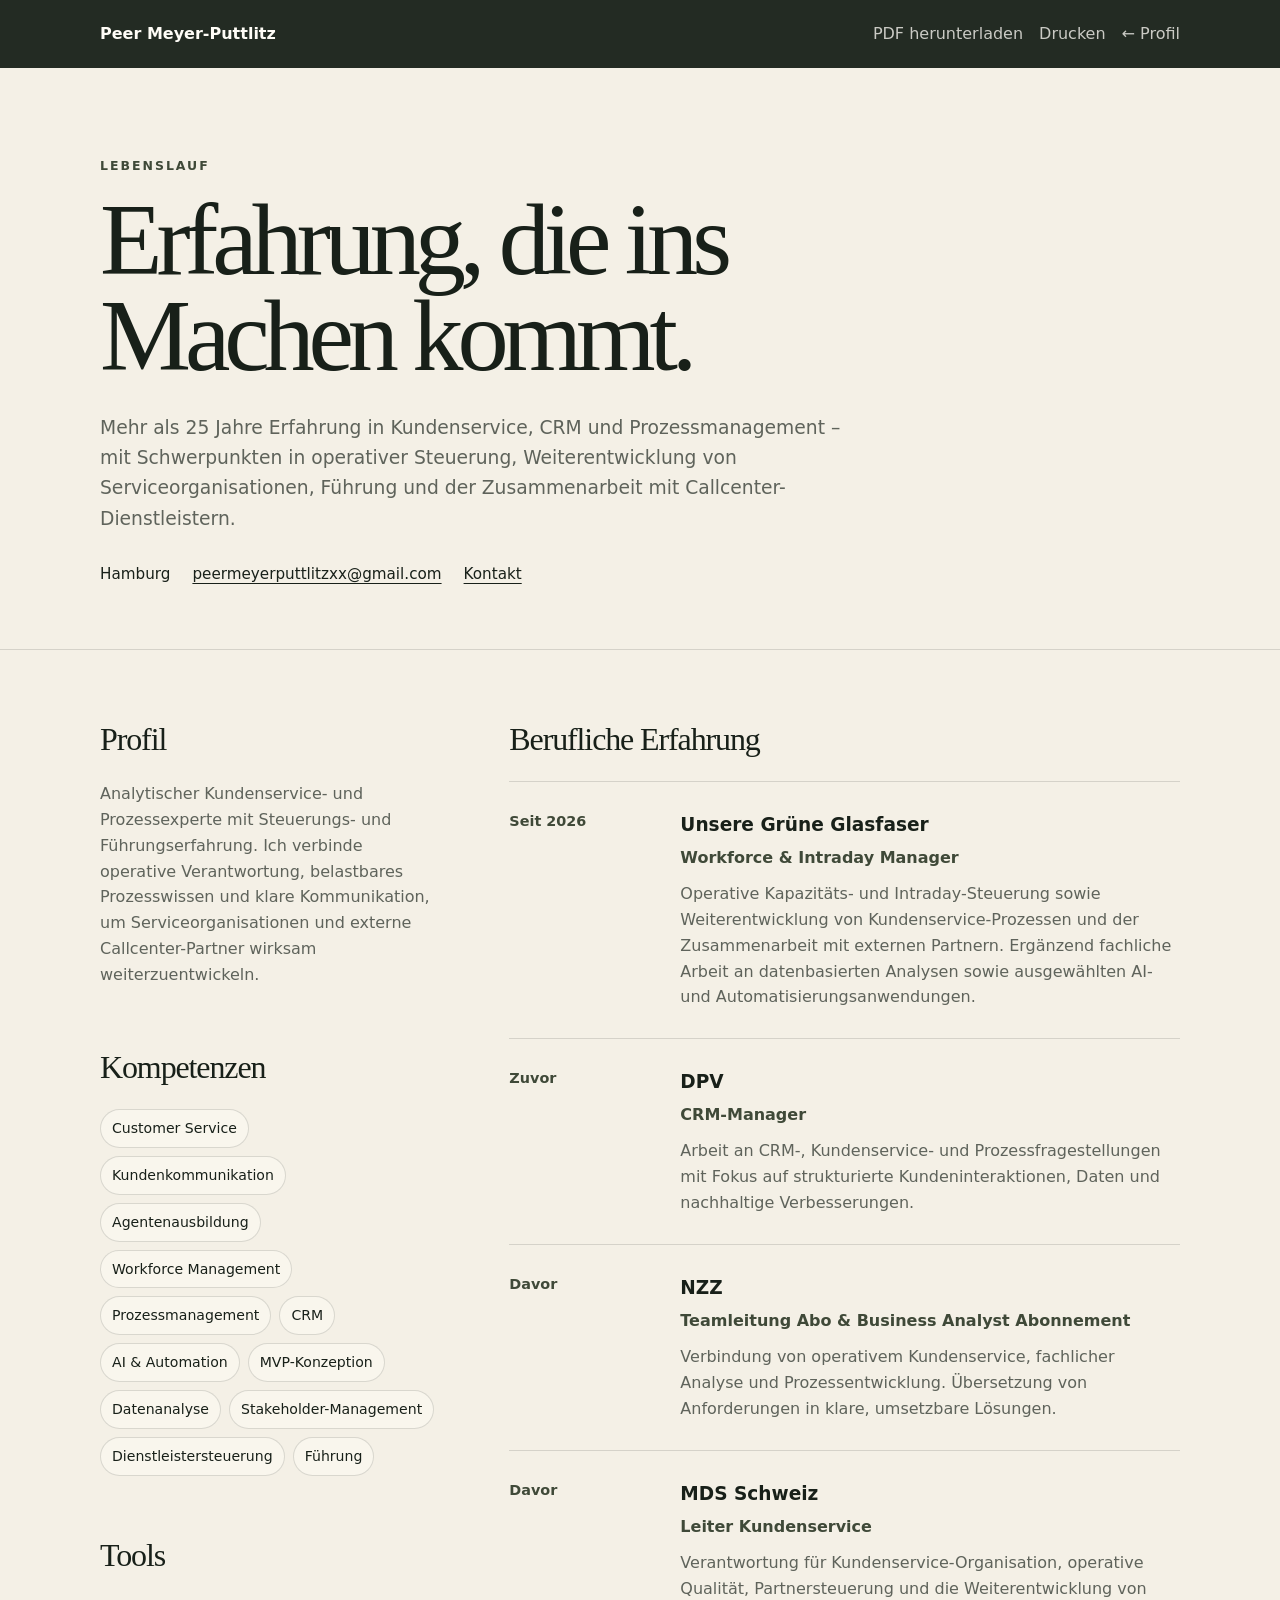
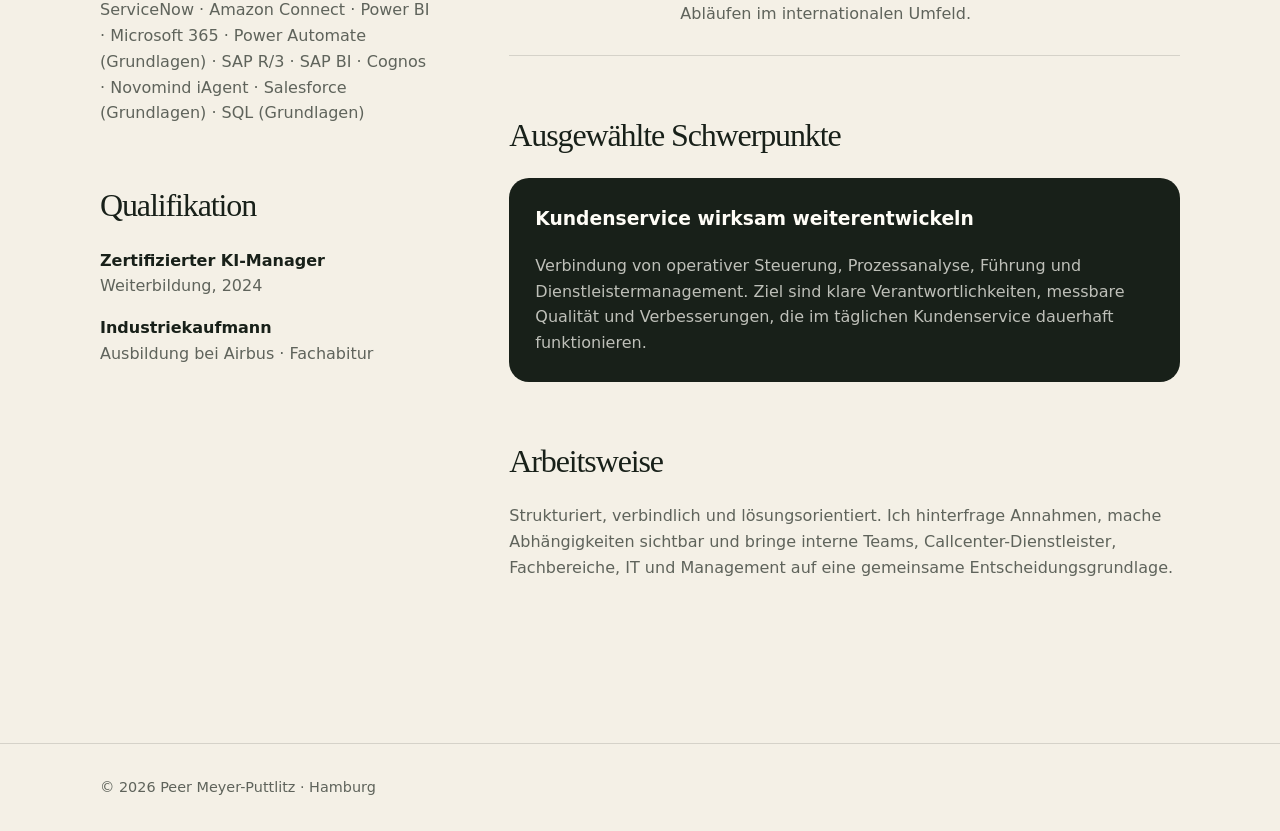
<file: lebenslauf.html>
<!doctype html>
<html lang="de">
<head>
  <meta charset="utf-8">
  <meta name="viewport" content="width=device-width, initial-scale=1">
  <meta name="description" content="Lebenslauf von Peer Meyer-Puttlitz – Kundenservice-Steuerung, Prozessmanagement, Führung und Dienstleistersteuerung.">
  <meta name="theme-color" content="#192019">
  <title>Lebenslauf · Peer Meyer-Puttlitz</title>
  <style>
    :root{--ink:#182019;--paper:#f4f0e6;--white:#fffdf7;--olive:#3f4938;--sand:#c5ad86;--muted:rgba(24,32,25,.68);--line:rgba(24,32,25,.14)}
    *{box-sizing:border-box} body{margin:0;background:var(--paper);color:var(--ink);font:16px/1.62 Inter,ui-sans-serif,system-ui,-apple-system,"Segoe UI",sans-serif}
    a{color:inherit}.wrap{width:min(1080px,calc(100% - 40px));margin:auto}
    nav{position:sticky;top:0;z-index:3;background:rgba(24,32,25,.95);color:var(--white);backdrop-filter:blur(12px)}
    .nav{min-height:68px;display:flex;align-items:center;justify-content:space-between;gap:24px}.brand{font-weight:750;text-decoration:none}.nav-actions{display:flex;align-items:center;gap:16px}.back,.nav-action{color:rgba(255,253,247,.76);text-decoration:none}.back:hover,.nav-action:hover{color:white}.print-button{padding:0;border:0;background:none;font:inherit;cursor:pointer}
    header{padding:88px 0 62px;border-bottom:1px solid var(--line)}.eyebrow{color:var(--olive);font-size:.78rem;font-weight:800;letter-spacing:.16em;text-transform:uppercase}
    h1,h2,h3,p{margin-top:0}h1{max-width:800px;margin:.15em 0 .28em;font:500 clamp(3.5rem,8vw,6.6rem)/.94 Georgia,serif;letter-spacing:-.06em}
    .lead{max-width:760px;color:var(--muted);font-size:1.17rem}.contact{display:flex;flex-wrap:wrap;gap:10px 22px;margin-top:28px;font-size:.95rem}.contact a{text-underline-offset:4px}
    main{padding:72px 0 100px}.layout{display:grid;grid-template-columns:1fr 2fr;gap:74px}.side section,.content section{margin-bottom:62px}
    h2{margin-bottom:24px;font:500 2rem/1.1 Georgia,serif;letter-spacing:-.035em}.tag-list{display:flex;flex-wrap:wrap;gap:8px}.tag{padding:7px 11px;border:1px solid var(--line);border-radius:999px;background:rgba(255,253,247,.45);font-size:.88rem}
    .small{color:var(--muted)}.timeline{border-top:1px solid var(--line)}.item{display:grid;grid-template-columns:145px 1fr;gap:26px;padding:28px 0;border-bottom:1px solid var(--line)}
    .when{color:var(--olive);font-weight:750;font-size:.9rem}.item h3{margin-bottom:5px;font-size:1.16rem}.role{margin-bottom:10px;color:var(--olive);font-weight:700}.item p:last-child{margin-bottom:0;color:var(--muted)}
    .highlight{padding:26px;border-radius:20px;background:var(--ink);color:var(--white)}.highlight p{margin:0;color:rgba(255,253,247,.72)}
    footer{padding:32px 0;border-top:1px solid var(--line);color:var(--muted);font-size:.9rem}
    @media(max-width:760px){.layout{grid-template-columns:1fr;gap:10px}.item{grid-template-columns:1fr;gap:5px}header{padding-top:58px}.nav{font-size:.9rem}}
    @media print{nav{display:none}body{background:white}.wrap{width:100%}header{padding-top:0}main{padding-bottom:0}.item{break-inside:avoid}}
  
    /* Smartphone-Optimierung */
    @media (max-width: 680px) {
      body { overflow-x: hidden; }
      .wrap { width: min(100% - 28px, 1080px); }
      .nav { min-height: auto; padding: 13px 0; align-items: flex-start; }
      .brand, .back, .nav-action { font-size: .82rem; }
      .nav-actions { justify-content: flex-end; gap:10px; flex-wrap:wrap; }
      .back { text-align: right; }
      header { padding: 52px 0 42px; }
      h1 { font-size: clamp(3rem, 15vw, 4.4rem); overflow-wrap: anywhere; }
      .lead { font-size: 1rem; }
      .contact { display: grid; gap: 8px; }
      .contact a { overflow-wrap: anywhere; word-break: break-word; }
      main { padding: 52px 0 72px; }
      .layout { grid-template-columns: 1fr; gap: 8px; }
      .side section, .content section { margin-bottom: 48px; }
      .item { grid-template-columns: 1fr; gap: 5px; padding: 23px 0; }
      .tag-list { gap: 7px; }
      .tag { font-size: .82rem; padding: 6px 9px; }
      .highlight { padding: 22px; border-radius: 16px; }
    }
  </style>
</head>
<body>
  <nav><div class="wrap nav"><a class="brand" href="index.html">Peer Meyer-Puttlitz</a><div class="nav-actions"><a class="nav-action" href="peer-meyer-puttlitz-lebenslauf.pdf" target="_blank" download>PDF herunterladen</a><button class="nav-action print-button" type="button" onclick="window.print()">Drucken</button><a class="back" href="index.html">← Profil</a></div></div></nav>
  <header>
    <div class="wrap">
      <p class="eyebrow">Lebenslauf</p>
      <h1>Erfahrung, die ins Machen kommt.</h1>
      <p class="lead">Mehr als 25 Jahre Erfahrung in Kundenservice, CRM und Prozessmanagement – mit Schwerpunkten in operativer Steuerung, Weiterentwicklung von Serviceorganisationen, Führung und der Zusammenarbeit mit Callcenter-Dienstleistern.</p>
      <div class="contact"><span>Hamburg</span><a href="mailto:peermeyerputtlitzxx@gmail.com">peermeyerputtlitzxx@gmail.com</a><a href="index.html#kontakt">Kontakt</a></div>
    </div>
  </header>
  <main><div class="wrap layout">
    <aside class="side">
      <section><h2>Profil</h2><p class="small">Analytischer Kundenservice- und Prozessexperte mit Steuerungs- und Führungserfahrung. Ich verbinde operative Verantwortung, belastbares Prozesswissen und klare Kommunikation, um Serviceorganisationen und externe Callcenter-Partner wirksam weiterzuentwickeln.</p></section>
      <section><h2>Kompetenzen</h2><div class="tag-list">
        <span class="tag">Customer Service</span><span class="tag">Kundenkommunikation</span><span class="tag">Agentenausbildung</span><span class="tag">Workforce Management</span><span class="tag">Prozessmanagement</span><span class="tag">CRM</span><span class="tag">AI & Automation</span><span class="tag">MVP-Konzeption</span><span class="tag">Datenanalyse</span><span class="tag">Stakeholder-Management</span><span class="tag">Dienstleistersteuerung</span><span class="tag">Führung</span>
      </div></section>
      <section><h2>Tools</h2><p class="small">ServiceNow · Amazon Connect · Power BI · Microsoft 365 · Power Automate (Grundlagen) · SAP R/3 · SAP BI · Cognos · Novomind iAgent · Salesforce (Grundlagen) · SQL (Grundlagen)</p></section>
      <section><h2>Qualifikation</h2><p><strong>Zertifizierter KI-Manager</strong><br><span class="small">Weiterbildung, 2024</span></p><p><strong>Industriekaufmann</strong><br><span class="small">Ausbildung bei Airbus · Fachabitur</span></p></section>
    </aside>
    <div class="content">
      <section>
        <h2>Berufliche Erfahrung</h2>
        <div class="timeline">
          <article class="item"><div class="when">Seit 2026</div><div><h3>Unsere Grüne Glasfaser</h3><p class="role">Workforce & Intraday Manager</p><p>Operative Kapazitäts- und Intraday-Steuerung sowie Weiterentwicklung von Kundenservice-Prozessen und der Zusammenarbeit mit externen Partnern. Ergänzend fachliche Arbeit an datenbasierten Analysen sowie ausgewählten AI- und Automatisierungsanwendungen.</p></div></article>
          <article class="item"><div class="when">Zuvor</div><div><h3>DPV</h3><p class="role">CRM-Manager</p><p>Arbeit an CRM-, Kundenservice- und Prozessfragestellungen mit Fokus auf strukturierte Kundeninteraktionen, Daten und nachhaltige Verbesserungen.</p></div></article>
          <article class="item"><div class="when">Davor</div><div><h3>NZZ</h3><p class="role">Teamleitung Abo & Business Analyst Abonnement</p><p>Verbindung von operativem Kundenservice, fachlicher Analyse und Prozessentwicklung. Übersetzung von Anforderungen in klare, umsetzbare Lösungen.</p></div></article>
          <article class="item"><div class="when">Davor</div><div><h3>MDS Schweiz</h3><p class="role">Leiter Kundenservice</p><p>Verantwortung für Kundenservice-Organisation, operative Qualität, Partnersteuerung und die Weiterentwicklung von Abläufen im internationalen Umfeld.</p></div></article>
        </div>
      </section>
      <section><h2>Ausgewählte Schwerpunkte</h2><div class="highlight"><h3>Kundenservice wirksam weiterentwickeln</h3><p>Verbindung von operativer Steuerung, Prozessanalyse, Führung und Dienstleistermanagement. Ziel sind klare Verantwortlichkeiten, messbare Qualität und Verbesserungen, die im täglichen Kundenservice dauerhaft funktionieren.</p></div></section>
      <section><h2>Arbeitsweise</h2><p class="small">Strukturiert, verbindlich und lösungsorientiert. Ich hinterfrage Annahmen, mache Abhängigkeiten sichtbar und bringe interne Teams, Callcenter-Dienstleister, Fachbereiche, IT und Management auf eine gemeinsame Entscheidungsgrundlage.</p></section>
    </div>
  </div></main>
  <footer><div class="wrap">© 2026 Peer Meyer-Puttlitz · Hamburg</div></footer>
</body>
</html>
</file>
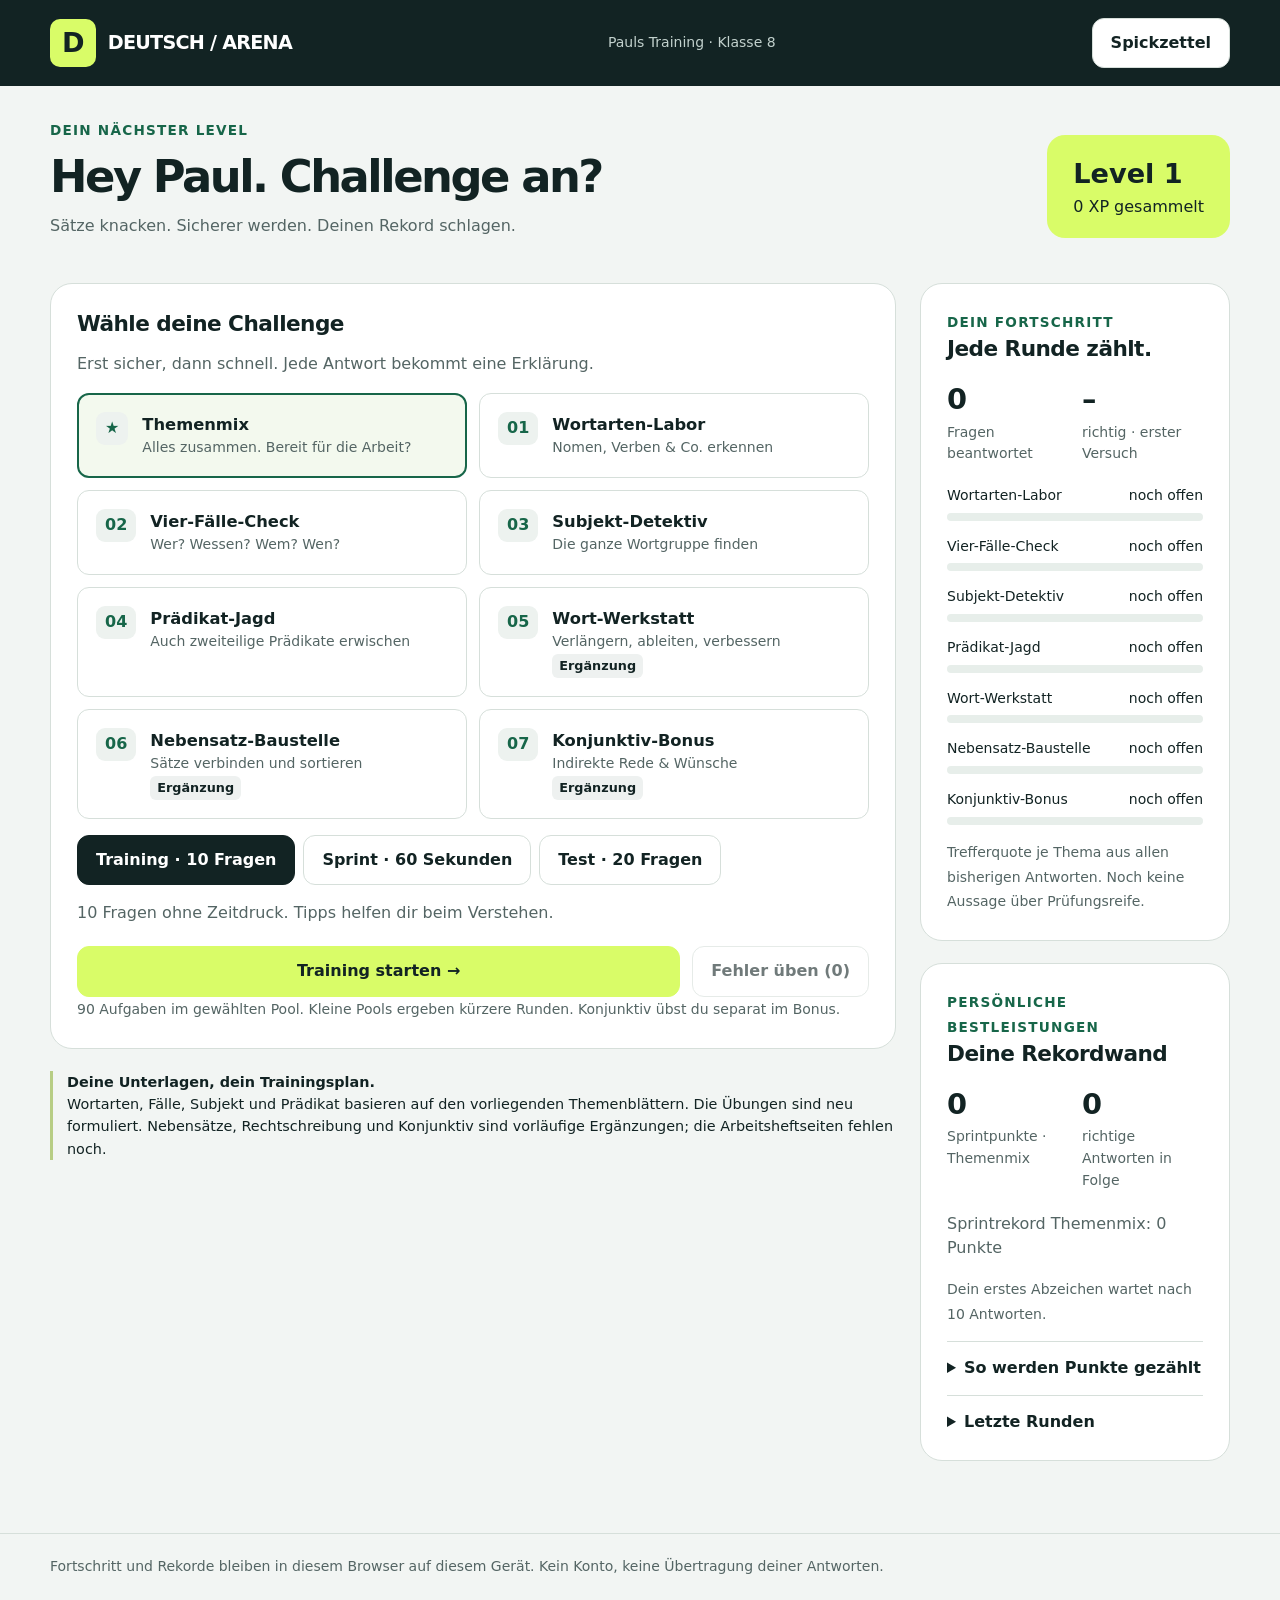
<file: paul-deutsch.html>
<!doctype html>
<html lang="de"><head><meta charset="utf-8"><meta name="viewport" content="width=device-width,initial-scale=1"><meta name="description" content="Deutsch trainieren: Wortarten, Fälle, Satzglieder, Rechtschreibung und Nebensätze. Mit Lernfortschritt und persönlichen Rekorden."><meta name="robots" content="noindex,nofollow"><meta name="theme-color" content="#122323"><title>Deutsch-Arena · Pauls Training</title><link rel="icon" href="data:image/svg+xml,%3Csvg xmlns='http://www.w3.org/2000/svg' viewBox='0 0 40 40'%3E%3Crect width='40' height='40' rx='10' fill='%23122323'/%3E%3Ctext x='20' y='29' text-anchor='middle' font-family='Arial' font-weight='bold' font-size='28' fill='%23d9fc68'%3ED%3C/text%3E%3C/svg%3E">
<style>
:root{--bg:#f2f5f3;--ink:#122323;--muted:#546564;--line:#d6dfda;--lime:#d9fc68;--green:#176649;--red:#9c2840;--white:#fff}*{box-sizing:border-box}body{margin:0;background:var(--bg);color:var(--ink);font:16px/1.55 system-ui,-apple-system,Segoe UI,sans-serif}button,input,select{font:inherit}button,select{cursor:pointer}button{border:1px solid var(--line);border-radius:12px;padding:12px 18px;background:white;color:var(--ink);font-weight:700;min-height:46px}button:hover:not(:disabled){border-color:var(--green);background:#f0f8e3}button:disabled{cursor:default;opacity:.6}button:focus-visible,a:focus-visible,input:focus-visible,select:focus-visible,summary:focus-visible{outline:3px solid #327bd8;outline-offset:3px}.primary{background:var(--lime);border-color:var(--lime)}.dark{background:var(--ink);color:white;border-color:var(--ink)}.dark:hover:not(:disabled){background:var(--green);color:white}.wrap{width:min(1180px,calc(100% - 40px));margin:auto}header{background:var(--ink);color:white}header .wrap{min-height:86px;display:flex;align-items:center;justify-content:space-between;gap:16px}.brand{font-weight:900;font-size:1.2rem;letter-spacing:-.04em;display:flex;align-items:center;gap:12px}.logo{background:var(--lime);color:var(--ink);border-radius:10px;padding:3px 12px;font-size:1.7rem}header small{color:#c2d1cd}main{padding:32px 0 50px}.eyebrow{font-size:.85rem;letter-spacing:.09em;text-transform:uppercase;font-weight:800;color:var(--green)}h1{font-size:clamp(1.9rem,4vw,2.8rem);letter-spacing:-.055em;line-height:1.15;margin:8px 0 12px}h2{font-size:1.35rem;line-height:1.3;margin:0 0 14px;letter-spacing:-.025em}h3{margin:0 0 8px;font-size:1.05rem}p{margin:0 0 16px}.muted,small{color:var(--muted)}small{font-size:.875rem}.top{display:flex;justify-content:space-between;gap:24px;align-items:center;margin-bottom:28px}.streak{background:var(--lime);border-radius:18px;padding:18px 26px;white-space:nowrap}.streak strong{font-size:1.7rem;display:block}.layout{display:grid;grid-template-columns:minmax(0,1fr) 310px;gap:24px}.panel{background:white;border:1px solid var(--line);border-radius:22px;padding:26px;margin-bottom:22px}.modebar{display:flex;flex-wrap:wrap;gap:8px;margin:16px 0}.modebar button[aria-pressed=true]{background:var(--ink);color:white;border-color:var(--ink)}.topics{display:grid;grid-template-columns:repeat(2,minmax(0,1fr));gap:12px}.topic{text-align:left;position:relative;padding:18px;display:flex;gap:14px;align-items:start;min-width:0}.topic strong{display:block;font-size:1.02rem}.topic small{display:block;font-weight:400}.topic .num{background:#edf2ef;border-radius:9px;padding:4px 9px;color:var(--green);font-variant-numeric:tabular-nums}.topic[aria-pressed=true]{border:2px solid var(--green);padding:17px;background:#f3f9ee}.tag{display:inline-block;border-radius:6px;background:#eef1f0;padding:2px 7px;font-size:.8rem;font-weight:650}.startrow{display:flex;gap:12px;flex-wrap:wrap;align-items:center;margin-top:20px}.startrow .primary{flex:1}.metric{display:grid;grid-template-columns:1fr 1fr;gap:14px;margin-bottom:20px}.metric strong{display:block;font-size:1.8rem;letter-spacing:-.06em}.metric small{display:block}.bar{height:8px;border-radius:10px;background:#e7eeea;overflow:hidden;margin:6px 0 15px}.bar span{display:block;height:100%;background:var(--green);border-radius:10px}.topicstat{display:flex;justify-content:space-between;gap:8px;font-size:.875rem}.notice{border-left:3px solid #b7cd84;padding-left:14px;font-size:.9rem}.sessionhead{display:flex;justify-content:space-between;gap:12px;align-items:center}.pill{background:var(--ink);color:var(--lime);border-radius:8px;padding:6px 12px;font-weight:800;font-variant-numeric:tabular-nums}.question{font-size:1.4rem;font-weight:700;line-height:1.6;margin:24px 0}.question mark{background:#e4f5a3;padding:3px 5px;border-radius:5px}.answers{display:grid;grid-template-columns:1fr 1fr;gap:12px}.answers button{text-align:left;min-height:62px}.tokens{display:flex;gap:8px;flex-wrap:wrap;margin:20px 0}.tokens button{font-size:1.15rem}.tokens button[aria-pressed=true]{background:var(--ink);color:white;border-color:var(--ink)}.feedback{border-radius:12px;padding:16px;margin:20px 0;background:#eef6ef;border:1px solid #b2d5be}.feedback.bad{background:#fff1f2;border-color:#e1b7bf}.feedback strong{display:block;margin-bottom:4px}.textanswer{width:100%;border:2px solid #b4c5bc;border-radius:12px;padding:14px;margin-bottom:15px}.buildzone{min-height:74px;border:2px dashed #b4c5bc;border-radius:12px;padding:12px;margin:18px 0}.buildzone .tokens{margin:0}.bottomrow{display:flex;gap:10px;justify-content:space-between;margin-top:22px;flex-wrap:wrap}details{border-top:1px solid var(--line);padding-top:14px;margin-top:14px}summary{cursor:pointer;font-weight:700}details p{margin-top:12px}.learn-grid{display:grid;grid-template-columns:1fr 1fr;gap:18px}.learn-grid article{background:#f3f6f3;padding:18px;border-radius:14px}.resultnum{font-size:3.5rem;font-weight:900;letter-spacing:-.07em}.resultlist{display:grid;gap:12px;margin:20px 0}.resultlist article{border:1px solid var(--line);border-radius:12px;padding:14px}.badge{display:inline-block;padding:7px 10px;border-radius:8px;background:var(--lime);margin:0 5px 8px 0;font-size:.875rem;font-weight:700}footer{padding:22px 0;border-top:1px solid var(--line);font-size:.875rem;color:var(--muted)}[hidden]{display:none!important}@media(max-width:900px){.layout{grid-template-columns:1fr}.sidebar{display:grid;grid-template-columns:1fr 1fr;gap:18px}.sidebar .panel{margin:0}}@media(max-width:560px){.wrap{width:calc(100% - 24px)}header .wrap{min-height:72px}header small{display:none}main{padding-top:22px}.top{align-items:start;gap:10px}.streak{padding:12px;font-size:.8rem}.streak strong{font-size:1.3rem}h1{font-size:1.9rem}.panel{padding:18px;border-radius:17px}.topics,.learn-grid,.sidebar{grid-template-columns:1fr}.answers{grid-template-columns:1fr}.question{font-size:1.2rem}.modebar button{flex:1;padding:10px}.sidebar{gap:18px}.top p{font-size:.9rem}.sessionhead{align-items:start}.tokens{gap:6px}.tokens button{padding:9px 12px}}
</style></head>
<body><header><div class="wrap"><div class="brand"><span class="logo">D</span> DEUTSCH / ARENA</div><small>Pauls Training · Klasse 8</small><button id="learnBtn">Spickzettel</button></div></header>
<main class="wrap"><div class="top"><div><span class="eyebrow">Dein nächster Level</span><h1>Hey Paul. Challenge an?</h1><p class="muted">Sätze knacken. Sicherer werden. Deinen Rekord schlagen.</p></div><div class="streak"><strong id="level">Level 1</strong><span id="xp">0 XP gesammelt</span></div></div>
<div class="layout"><div><section class="panel" id="home"><h2>Wähle deine Challenge</h2><p class="muted">Erst sicher, dann schnell. Jede Antwort bekommt eine Erklärung.</p><div class="topics" id="topics"></div><div class="modebar" aria-label="Spielmodus"><button data-mode="practice" aria-pressed="true">Training · 10 Fragen</button><button data-mode="sprint" aria-pressed="false">Sprint · 60 Sekunden</button><button data-mode="test" aria-pressed="false">Test · 20 Fragen</button></div><p id="modehelp" class="muted">Ohne Zeitdruck. Tipps helfen dir beim Verstehen.</p><div class="startrow"><button class="primary" id="start">Training starten →</button><button id="retry">Fehler üben</button></div><small id="poolinfo"></small></section>
<section class="panel" id="game" hidden aria-label="Übung"><div class="sessionhead"><div><span class="eyebrow" id="qtopic"></span><h2 id="qtitle"></h2></div><span class="pill" id="counter"></span></div><div class="bar"><span id="roundbar"></span></div><div class="topicstat"><span id="score"></span><span id="combo"></span></div><div id="task"></div><div id="feedback" role="status" aria-live="polite" hidden></div><div class="bottomrow"><button id="quit">Runde beenden</button><button id="hint">Tipp zeigen</button><button class="primary" id="next" hidden>Weiter →</button></div><p id="hinttext" class="muted" hidden></p></section>
<section class="panel" id="result" hidden></section>
<section class="panel" id="learn" hidden><div class="sessionhead"><h2>Dein Spickzettel</h2><button id="closeLearn">Schließen</button></div><div id="learnContent" class="learn-grid"></div></section>
<div class="notice"><strong>Deine Unterlagen, dein Trainingsplan.</strong><br>Wortarten, Fälle, Subjekt und Prädikat basieren auf den vorliegenden Themenblättern. Die Übungen sind neu formuliert. Nebensätze, Rechtschreibung und Konjunktiv sind vorläufige Ergänzungen; die Arbeitsheftseiten fehlen noch.</div></div>
<aside class="sidebar"><section class="panel"><span class="eyebrow">Dein Fortschritt</span><h2>Jede Runde zählt.</h2><div class="metric"><div><strong id="total">0</strong><small>Fragen beantwortet</small></div><div><strong id="accuracy">–</strong><small>richtig · erster Versuch</small></div></div><div id="progress"></div><small>Trefferquote je Thema aus allen bisherigen Antworten. Noch keine Aussage über Prüfungsreife.</small></section><section class="panel"><span class="eyebrow">Persönliche Bestleistungen</span><h2>Deine Rekordwand</h2><div class="metric"><div><strong id="bestSprint">0</strong><small>Sprintpunkte · Themenmix</small></div><div><strong id="bestCombo">0</strong><small>richtige Antworten in Folge</small></div></div><p id="selectedRecord" class="muted"></p><div id="badges"></div><details><summary>So werden Punkte gezählt</summary><p>Richtig: 10 Punkte. Ab 3, 6 und 9 richtigen Antworten in Folge gibt es +2, +4 oder +6 Bonuspunkte. Mit Tipp: 5 Punkte, keine Serie. Falsch: 0 Punkte und die Serie endet. XP entsprechen deinen Punkten.</p><p>Sprintrekorde gelten getrennt pro Thema. Test und Fehlertraining sind ohne Tipps. Der Test zeigt Lösungen am Ende.</p></details><details><summary>Letzte Runden</summary><div id="history"></div></details></section></aside></div></main>
<footer><div class="wrap">Fortschritt und Rekorde bleiben in diesem Browser auf diesem Gerät. Kein Konto, keine Übertragung deiner Antworten. <span id="storageWarning" role="status"></span></div></footer>
<script>
'use strict';
const TOPICS=[
{id:'mix',name:'Themenmix',desc:'Alles zusammen. Bereit für die Arbeit?',num:'★'},
{id:'words',name:'Wortarten-Labor',desc:'Nomen, Verben & Co. erkennen',num:'01',rule:'Wortarten beschreiben einzelne Wörter. Nomen benennen Dinge, Lebewesen oder Vorstellungen. Verben beschreiben Tätigkeiten, Vorgänge oder Zustände. Adjektive beschreiben Eigenschaften. Artikel begleiten Nomen. Pronomen vertreten oder begleiten Nomen. Echte Adverbien wie „gestern“ oder „dort“ sind unveränderlich.'},
{id:'cases',name:'Vier-Fälle-Check',desc:'Wer? Wessen? Wem? Wen?',num:'02',rule:'Nominativ: Wer oder was? Genitiv: Wessen? Dativ: Wem? Akkusativ: Wen oder was? Frage immer nach der markierten Wortgruppe im ganzen Satz. „Der Hund sieht den Mann“: Wer sieht? Der Hund. Wen sieht er? Den Mann.'},
{id:'subject',name:'Subjekt-Detektiv',desc:'Die ganze Wortgruppe finden',num:'03',rule:'Das Subjekt steht im Nominativ. Frage: Wer oder was + Prädikat? Markiere die gesamte Wortgruppe, einschließlich Artikel und Adjektiven. „Im Garten spielt der kleine Hund.“ Wer spielt? Der kleine Hund. Das Subjekt steht nicht immer vorn.'},
{id:'predicate',name:'Prädikat-Jagd',desc:'Auch zweiteilige Prädikate erwischen',num:'04',rule:'Das Prädikat ist der verbale Kern des Satzes. Markiere alle verbalen Teile: „Ich räume auf“ → räume + auf. „Er hat geschlafen“ → hat + geschlafen. „Sie ist glücklich“ → ist (nach der Markierweise deines Arbeitsblatts).'},
{id:'spelling',name:'Wort-Werkstatt',desc:'Verlängern, ableiten, verbessern',num:'05',extra:true,rule:'Verlängern macht den Endlaut hörbar: Hund → Hunde, also d. Ableiten zeigt verwandte Wörter: Bäume → Baum, also äu. Achte auf Wortfamilien. Bei „das/dass“ hilft die Ersatzprobe: „dieses“, „jenes“ oder „welches“ möglich? Dann „das“.'},
{id:'clauses',name:'Nebensatz-Baustelle',desc:'Sätze verbinden und sortieren',num:'06',extra:true,rule:'In eingeleiteten Nebensätzen steht das finite Verb meist am Ende: „Ich lerne, weil ich morgen einen Test schreibe.“ Haupt- und Nebensatz trennt ein Komma. weil: Grund; obwohl: Gegengrund; wenn: Bedingung; damit: Zweck. Relativsätze beschreiben ein Bezugswort genauer.'},
{id:'mood',name:'Konjunktiv-Bonus',desc:'Indirekte Rede & Wünsche',num:'07',extra:true,rule:'Konjunktiv I findet man häufig in indirekter Rede: Er sagt, er sei müde. Konjunktiv II drückt unter anderem Wünsche und Möglichkeiten aus: Wenn ich Zeit hätte, käme ich mit. Das Thema steht in der Überschrift deines Plans; der genaue Umfang ist noch offen.'}
];
const Q=[];
function mc(topic,text,answer,others,why,hint){Q.push({id:topic+'-'+Q.length,topic,type:'mc',text,answer,options:[answer,...others],why,hint:hint||TOPICS.find(t=>t.id===topic).rule})}
function mark(topic,sentence,indices,why){Q.push({id:topic+'-'+Q.length,topic,type:'mark',text:sentence,answer:indices,why,hint:TOPICS.find(t=>t.id===topic).rule})}
function input(topic,text,answer,why){Q.push({id:topic+'-'+Q.length,topic,type:'input',text,answer,why,hint:TOPICS.find(t=>t.id===topic).rule})}
function order(text,chunks,why){Q.push({id:'clauses-'+Q.length,topic:'clauses',type:'order',text,chunks,answer:chunks.join(' '),why,hint:TOPICS.find(t=>t.id==='clauses').rule})}
const wordTypes=['Nomen','Verb','Adjektiv','Artikel','Pronomen','Adverb'];
[
['Die <mark>Freude</mark> ist groß.','Nomen','Freude benennt ein Gefühl und wird großgeschrieben.'],
['Morgen <mark>beginnt</mark> das Spiel.','Verb','beginnt ist die gebeugte Form von beginnen.'],
['Das ist ein <mark>spannendes</mark> Buch.','Adjektiv','spannendes beschreibt eine Eigenschaft des Buches.'],
['<mark>Der</mark> Zug kommt gleich.','Artikel','Der ist ein bestimmter Artikel zu Zug.'],
['<mark>Sie</mark> liest eine Nachricht.','Pronomen','Sie ist ein Personalpronomen und vertritt eine Person.'],
['Wir treffen uns <mark>morgen</mark>.','Adverb','morgen ist ein Zeitadverb. Es ist unveränderlich.'],
['Der Ball liegt <mark>dort</mark>.','Adverb','dort ist ein Ortsadverb.'],
['Das <mark>Laufen</mark> macht Spaß.','Nomen','Laufen ist hier ein substantiviertes Verb: das Laufen.'],
['<mark>Ein</mark> Vogel singt.','Artikel','Ein ist ein unbestimmter Artikel.'],
['Die Jacke ist <mark>hell</mark>.','Adjektiv','hell ist ein Adjektiv: hell, heller, am hellsten.'],
['<mark>Wir</mark> helfen beim Aufräumen.','Pronomen','Wir ist ein Personalpronomen in der 1. Person Plural.'],
['Die Blätter <mark>fallen</mark>.','Verb','fallen beschreibt einen Vorgang und ist hier das Verb.'],
['Die <mark>Hoffnung</mark> bleibt.','Nomen','Auch Vorstellungen wie Hoffnung sind Nomen.'],
['<mark>Gestern</mark> waren wir im Kino.','Adverb','Gestern ist ein Zeitadverb.'],
['Der <mark>kleine</mark> Hund bellt.','Adjektiv','kleine beschreibt den Hund genauer.'],
['Ich <mark>bin</mark> müde.','Verb','bin ist eine Form des Verbs sein; Verben sind nicht nur Tätigkeitswörter.']
].forEach(([s,a,w])=>mc('words',s,a,wordTypes.filter(x=>x!==a),w));
[
['<mark>Der schnelle Läufer</mark> gewinnt.','Nominativ','Wer gewinnt? Der schnelle Läufer.'],
['Ich sehe <mark>den schnellen Läufer</mark>.','Akkusativ','Wen sehe ich? Den schnellen Läufer.'],
['Wir helfen <mark>dem neuen Schüler</mark>.','Dativ','Wem helfen wir? Dem neuen Schüler.'],
['Das Fahrrad <mark>des Nachbarn</mark> ist blau.','Genitiv','Wessen Fahrrad ist blau? Das des Nachbarn.'],
['Mia schenkt <mark>ihrer Schwester</mark> ein Buch.','Dativ','Wem schenkt Mia ein Buch? Ihrer Schwester.'],
['Mia schenkt ihrer Schwester <mark>ein Buch</mark>.','Akkusativ','Was schenkt Mia ihrer Schwester? Ein Buch.'],
['Heute kommt <mark>mein Freund</mark>.','Nominativ','Wer kommt heute? Mein Freund.'],
['Die Farbe <mark>des Autos</mark> gefällt mir.','Genitiv','Wessen Farbe gefällt mir? Die des Autos.'],
['Der Lehrer lobt <mark>die Klasse</mark>.','Akkusativ','Wen lobt der Lehrer? Die Klasse.'],
['Die Tasche gehört <mark>meinem Vater</mark>.','Dativ','Wem gehört die Tasche? Meinem Vater.'],
['<mark>Das neue Spiel</mark> macht Spaß.','Nominativ','Was macht Spaß? Das neue Spiel.'],
['Die Seiten <mark>des Buches</mark> sind bunt.','Genitiv','Wessen Seiten sind bunt? Die des Buches.'],
['Ich danke <mark>dir</mark>.','Dativ','Wem danke ich? Dir.'],
['Mein Bruder besucht <mark>mich</mark>.','Akkusativ','Wen besucht mein Bruder? Mich.'],
['<mark>Wir</mark> bauen eine Burg.','Nominativ','Wer baut eine Burg? Wir.'],
['Der Rand <mark>der Tasse</mark> ist kaputt.','Genitiv','Wessen Rand ist kaputt? Der der Tasse.']
].forEach(([s,a,w])=>mc('cases',s,a,['Nominativ','Genitiv','Dativ','Akkusativ'].filter(x=>x!==a),w));
[
['Im Garten spielt der kleine Hund.',[3,4,5],'Wer spielt im Garten? Der kleine Hund. Artikel und Adjektiv gehören dazu.'],
['Meine Schwester liest einen Comic.',[0,1],'Wer liest einen Comic? Meine Schwester.'],
['Heute fährt der Bus später.',[2,3],'Was fährt heute später? Der Bus. Heute ist eine Zeitangabe.'],
['Bei Regen bleiben wir drinnen.',[3],'Wer bleibt drinnen? Wir.'],
['Die roten Blumen blühen im Sommer.',[0,1,2],'Was blüht im Sommer? Die roten Blumen.'],
['Das kalte Wasser schmeckt gut.',[0,1,2],'Was schmeckt gut? Das kalte Wasser.'],
['Plötzlich klingelt mein altes Handy.',[2,3,4],'Was klingelt? Mein altes Handy.'],
['Den Ball fängt der flinke Torwart.',[3,4,5],'Wer fängt den Ball? Der flinke Torwart. Den Ball ist das Akkusativobjekt.'],
['Am Abend haben die Kinder gespielt.',[3,4],'Wer hat gespielt? Die Kinder.'],
['Morgen werde ich mein Zimmer aufräumen.',[2],'Wer wird aufräumen? Ich.'],
['Das Lesen macht mir Freude.',[0,1],'Was macht mir Freude? Das Lesen. Die substantivierte Tätigkeit ist das Subjekt.'],
['Frische Brötchen holt mein Vater.',[3,4],'Wer holt frische Brötchen? Mein Vater.'],
['Niemand kennt die Antwort.',[0],'Wer kennt die Antwort? Niemand. Auch ein Pronomen kann das Subjekt sein.'],
['Die beste Freundin meiner Schwester kommt.',[0,1,2,3,4],'Wer kommt? Die beste Freundin meiner Schwester. Die ganze Wortgruppe ist das Subjekt.']
].forEach(x=>mark('subject',...x));
[
['Ich räume heute mein Zimmer auf.',[1,5],'Das trennbare Verb lautet aufräumen: räume + auf.'],
['Meine Tante liest uns eine Geschichte vor.',[2,6],'Das Verb lautet vorlesen: liest + vor.'],
['Die Schiffe fahren durch den Hafen.',[2],'fahren ist das einteilige Prädikat.'],
['Er hat seine Tasche vergessen.',[1,4],'Das Perfekt besteht aus hat + vergessen.'],
['Wir werden morgen gemeinsam lernen.',[1,4],'Das Futur besteht aus werden + lernen.'],
['Der Hund schläft auf dem Teppich.',[2],'schläft ist das einteilige Prädikat.'],
['Du musst die Aufgabe lösen.',[1,4],'Das Modalverb musst bildet mit lösen das Prädikat.'],
['Die Sonne geht langsam unter.',[2,4],'Das trennbare Verb heißt untergehen: geht + unter.'],
['Mia ist sehr glücklich.',[1],'Nach der verbbezogenen Markierweise des Arbeitsblatts markierst du ist. glücklich ist ein Adjektiv.'],
['Der Schnee schmilzt in der Sonne.',[2],'schmilzt ist eine Form von schmelzen.'],
['Ich habe gestern lange geschlafen.',[1,4],'habe + geschlafen bilden das Prädikat im Perfekt.'],
['Am Morgen zieht Tom seine Jacke an.',[2,6],'Das Verb heißt anziehen: zieht + an.'],
['Das Spiel macht viel Spaß.',[2],'macht ist das Verb. Spaß ist ein Nomen.'],
['Die Kinder können sehr gut schwimmen.',[2,5],'können + schwimmen bilden zusammen das Prädikat.']
].forEach(x=>mark('predicate',...x));
[
['Schreibe das Wort richtig: Hun_ (d oder t)','Hund','Verlängere: Hunde. Jetzt hörst du das d.'],
['Schreibe das Wort richtig: Ber_ (g oder k)','Berg','Verlängere: Berge. Du hörst das g.'],
['Schreibe das Wort richtig: gel_ (b oder p)','gelb','Verlängere: gelbe. Du hörst das b.'],
['Schreibe das Wort richtig: Kal_ (b oder p)','Kalb','Verlängere: Kälber. Du hörst das b.'],
['Schreibe den Plural von Baum.','Bäume','Leite von Baum ab: au wird zu äu.'],
['Schreibe den Plural von Haus.','Häuser','Haus → Häuser. Die Ableitung erklärt äu.'],
['Schreibe den Plural von Hand.','Hände','Hand → Hände. Das a erklärt das ä.'],
['Schreibe den Plural von Wald.','Wälder','Wald → Wälder. Das a erklärt das ä.'],
['Korrigiere das Wort: Feler','Fehler','Fehler ist ein Merkwort mit Dehnungs-h.'],
['Korrigiere das Wort: nähmlich','nämlich','nämlich schreibt man ohne h.'],
['Ergänze das oder dass: Ich hoffe, ___ du kommst.','dass','Eine Ersatzprobe mit dieses, jenes oder welches funktioniert nicht. dass leitet den Nebensatz ein.'],
['Ergänze das oder dass: Das Buch, ___ ich lese, ist spannend.','das','Du kannst welches einsetzen: Das Buch, welches ich lese.'],
['Ergänze das oder dass: Ich weiß, ___ du recht hast.','dass','dass ist hier eine Konjunktion und leitet den Nebensatz ein.'],
['Korrigiere die Großschreibung: Beim lesen entspanne ich. Schreibe nur das korrigierte Wort.','Lesen','Beim = bei dem. Das Verb wird als Nomen gebraucht: beim Lesen.']
].forEach(x=>input('spelling',...x));
mc('spelling','Welche Strategie hilft bei „Tag“?','Verlängern: Tage',['Ableiten: täglich','Einfach klein schreiben'],'Tage macht das g am Ende von Tag hörbar.');
mc('spelling','Welche Strategie erklärt das ä in „kräftig“?','Ableiten: Kraft',['Verlängern: kräftige','Silben zählen'],'kräftig gehört zur Wortfamilie von Kraft.');
[
['Ich bleibe zu Hause, <mark>weil ich krank bin</mark>.','Grund (kausal)','weil nennt den Grund für das Zuhausebleiben.'],
['Ich gehe hinaus, <mark>obwohl es regnet</mark>.','Gegengrund (konzessiv)','obwohl nennt einen Umstand, der gegen das Hinausgehen spricht.'],
['<mark>Wenn du Zeit hast</mark>, spielen wir.','Bedingung (konditional)','Die freie Zeit ist die Bedingung.'],
['Ich übe, <mark>damit ich sicherer werde</mark>.','Zweck (final)','damit nennt das Ziel des Übens.'],
['<mark>Bevor ich gehe</mark>, packe ich meine Tasche.','Zeit (temporal)','bevor ordnet Ereignisse zeitlich.'],
['Der Hund, <mark>der laut bellt</mark>, gehört Mia.','Relativsatz','Der Relativsatz beschreibt den Hund näher.'],
['Ich weiß, <mark>dass du kommst</mark>.','Inhaltssatz mit dass','Der dass-Satz nennt den Inhalt dessen, was ich weiß.'],
['<mark>Nachdem wir gegessen hatten</mark>, gingen wir los.','Zeit (temporal)','nachdem zeigt, welches Ereignis zuerst geschah.']
].forEach(([s,a,w])=>mc('clauses',s,a,['Grund (kausal)','Zeit (temporal)','Bedingung (konditional)','Relativsatz','Zweck (final)','Gegengrund (konzessiv)','Inhaltssatz mit dass'].filter(x=>x!==a).slice(0,3),w));
order('Baue den Satz. Beginne mit „Ich lerne,“.', ['Ich lerne,','weil','ich','morgen','einen Test','schreibe.'],'Im weil-Satz steht das finite Verb schreibe am Ende.');
order('Baue den Satz. Beginne mit „Wir spielen draußen,“.', ['Wir spielen draußen,','obwohl','es','regnet.'],'obwohl leitet einen Nebensatz ein. regnet steht am Ende.');
order('Baue den Satz. Beginne mit „Ich übe,“.', ['Ich übe,','damit','ich','sicherer','werde.'],'damit nennt den Zweck; werde steht am Ende.');
order('Baue den Satz. Beginne mit „Das ist der Hund,“.', ['Das ist der Hund,','der','so laut','bellt.'],'Der Relativsatz beschreibt den Hund. bellt steht am Ende.');
mc('clauses','Wo steht das Komma richtig?','Ich freue mich, weil du kommst.',['Ich, freue mich weil du kommst.','Ich freue mich weil, du kommst.'],'Das Komma trennt Hauptsatz und Nebensatz.');
mc('clauses','Welche Fortsetzung bildet einen korrekten Nebensatz? „Ich glaube, …“','dass er heute kommt.',['dass kommt er heute.','dass er kommt heute.'],'Im dass-Satz steht das finite Verb kommt am Ende.');
[
['Indirekte Rede: Tom sagt, er ___ müde.','sei',['ist gewesen','wäre gewesen'],'sei ist Konjunktiv I von sein.'],
['Indirekte Rede: Mia sagt, sie ___ keine Zeit.','habe',['hätte gehabt','hatte'],'habe ist Konjunktiv I von haben.'],
['Wunsch: Wenn ich doch mehr Zeit ___!','hätte',['habe','hatte'],'hätte ist Konjunktiv II und drückt hier einen Wunsch aus.'],
['Möglichkeit: Mit Flügeln ___ ich fliegen.','könnte',['konnte','kann'],'könnte ist Konjunktiv II von können.'],
['Welche Form ist Konjunktiv II von sein?','wäre',['war','sei'],'wäre ist Konjunktiv II; sei ist Konjunktiv I.'],
['Welche Form passt zur indirekten Rede? „Er sagt, er ___ morgen.“','komme',['kam','gekommen'],'komme ist hier die Konjunktiv-I-Form in der 3. Person Singular.'],
['Welche Form drückt einen Wunsch aus?','Ich wäre gern am Meer.',['Ich war am Meer.','Ich bin am Meer.'],'wäre drückt hier einen Wunsch aus.'],
['Ergänze: Wenn ich Zeit hätte, ___ ich mitkommen.','würde',['werde','wurde'],'würde + Infinitiv kann den Konjunktiv II ausdrücken.']
].forEach(([s,a,o,w])=>mc('mood',s,a,o,w));
const $=id=>document.getElementById(id), esc=s=>String(s).replace(/[&<>"']/g,c=>({'&':'&amp;','<':'&lt;','>':'&gt;','"':'&quot;',"'":'&#39;'}[c]));
const plain=s=>s.replace(/<[^>]*>/g,'');
const shuffle=a=>{a=[...a];for(let i=a.length-1;i>0;i--){let j=Math.floor(Math.random()*(i+1));[a[i],a[j]]=[a[j],a[i]]}return a};
const fresh=()=>({xp:0,total:0,correct:0,bestCombo:0,stats:{},records:{},mistakes:[],history:[]});
let data=fresh(),storageOK=true;
try{const saved=JSON.parse(localStorage.getItem('paul-deutsch-v1')||'null');if(saved&&typeof saved==='object'){data={...fresh(),...saved};if(!Array.isArray(data.mistakes)||!Array.isArray(data.history)||!data.stats||!data.records)throw Error('invalid')}}catch(e){data=fresh();storageOK=false}
function save(){try{localStorage.setItem('paul-deutsch-v1',JSON.stringify(data))}catch(e){storageOK=false}$('storageWarning').textContent=storageOK?'':'Speichern ist hier nicht möglich. Fortschritt gilt nur bis zum Neuladen.'}
let topic='mix',mode='practice',run=null,timer=null;
function stats(){
$('total').textContent=data.total;$('accuracy').textContent=data.total?Math.round(data.correct/data.total*100)+' %':'–';$('level').textContent='Level '+(1+Math.floor(data.xp/200));$('xp').textContent=data.xp+' XP gesammelt';$('bestSprint').textContent=data.records.mix||0;$('bestCombo').textContent=data.bestCombo;
$('progress').innerHTML=TOPICS.slice(1).map(t=>{let s=data.stats[t.id]||{n:0,c:0},p=s.n?Math.round(s.c/s.n*100):0;return '<div class="topicstat"><span>'+t.name+'</span><span>'+(s.n?p+' % · '+s.n:'noch offen')+'</span></div><div class="bar"><span style="width:'+p+'%"></span></div>'}).join('');
$('badges').innerHTML=[data.total>=10?'Warmgelaufen · 10 Fragen':'',data.bestCombo>=5?'Serie · 5 Treffer':'',data.total>=50?'Drangeblieben · 50 Fragen':'',data.bestCombo>=10?'Treffsicher · 10er-Serie':''].filter(Boolean).map(x=>'<span class="badge">'+x+'</span>').join('')||'<small>Dein erstes Abzeichen wartet nach 10 Antworten.</small>';
$('history').innerHTML=data.history.length?data.history.map(h=>'<p><strong>'+esc(h.label)+'</strong><br><small>'+esc(h.date)+' · '+h.correct+'/'+h.n+' richtig · '+h.points+' Punkte</small></p>').join(''):'<p>Noch keine abgeschlossene Runde.</p>';
$('retry').disabled=!data.mistakes.length;$('retry').textContent='Fehler üben ('+data.mistakes.length+')';$('selectedRecord').textContent='Sprintrekord '+TOPICS.find(t=>t.id===topic).name+': '+(data.records[topic]||0)+' Punkte';save();
}
function home(){clearInterval(timer);run=null;$('home').hidden=false;$('game').hidden=true;$('result').hidden=true;$('learn').hidden=true;stats()}
$('topics').innerHTML=TOPICS.map(t=>'<button class="topic" data-topic="'+t.id+'" aria-pressed="'+(t.id===topic)+'"><span class="num">'+t.num+'</span><span><strong>'+t.name+'</strong><small>'+t.desc+'</small>'+(t.extra?'<span class="tag">Ergänzung</span>':'')+'</span></button>').join('');
function pool(){return Q.filter(q=>topic==='mix'?q.topic!=='mood':q.topic===topic)}
function configure(){document.querySelectorAll('[data-topic]').forEach(b=>b.setAttribute('aria-pressed',b.dataset.topic===topic));document.querySelectorAll('[data-mode]').forEach(b=>b.setAttribute('aria-pressed',b.dataset.mode===mode));$('modehelp').textContent=mode==='sprint'?'60 Sekunden, zufällige Fragen. Jeder Treffer zählt. Kein Tipp, keine Pause.':mode==='test'?'20 Fragen ohne Tipps. Deine Auswertung mit Erklärungen kommt am Ende.':'10 Fragen ohne Zeitdruck. Tipps helfen dir beim Verstehen.';$('start').textContent=mode==='sprint'?'Rekordjagd starten →':mode==='test'?'Probetest starten →':'Training starten →';$('poolinfo').textContent=pool().length+' Aufgaben im gewählten Pool. Kleine Pools ergeben kürzere Runden. Konjunktiv übst du separat im Bonus.';stats()}
document.querySelectorAll('[data-topic]').forEach(b=>b.onclick=()=>{topic=b.dataset.topic;configure()});
document.querySelectorAll('[data-mode]').forEach(b=>b.onclick=()=>{mode=b.dataset.mode;configure()});
function start(retry=false){
let source=retry?Q.filter(q=>data.mistakes.includes(q.id)):pool();if(!source.length)return;
let m=retry?'retry':mode;run={mode:m,topic,queue:shuffle(source),source,index:0,points:0,correct:0,n:0,combo:0,answers:[],limit:m==='sprint'?Infinity:Math.min(source.length,m==='test'?20:10),deadline:Date.now()+60000,done:false,hinted:false,selection:[]};
$('home').hidden=true;$('result').hidden=true;$('learn').hidden=true;$('game').hidden=false;$('learnBtn').disabled=true;
if(m==='sprint')timer=setInterval(()=>{if(!run)return;let left=Math.max(0,Math.ceil((run.deadline-Date.now())/1000));$('counter').textContent=left+' s';if(!left)finish()},200);
render();$('game').scrollIntoView({block:'start',behavior:'smooth'});
}
function render(){
if(!run)return;if(run.n>=run.limit){finish();return}if(run.index>=run.queue.length){run.queue=shuffle(run.source);run.index=0}
run.q=run.queue[run.index];run.done=false;run.hinted=false;run.selection=[];let q=run.q;
$('qtopic').textContent=TOPICS.find(t=>t.id===q.topic).name;
$('qtitle').textContent=q.type==='mark'?(q.topic==='subject'?'Markiere das ganze Subjekt.':'Markiere alle Teile des Prädikats.'):q.type==='order'?'Bring den Satz in Form.':q.type==='input'?'Du bist die Rechtschreibprüfung.':q.topic==='words'?'Welche Wortart ist markiert?':q.topic==='cases'?'In welchem Fall steht die Wortgruppe?':'Welche Antwort passt?';
$('counter').textContent=run.mode==='sprint'?Math.max(0,Math.ceil((run.deadline-Date.now())/1000))+' s':(run.n+1)+' / '+run.limit;
$('roundbar').style.width=(run.mode==='sprint'?(Date.now()-(run.deadline-60000))/60000*100:run.n/run.limit*100)+'%';
$('score').textContent=run.mode==='test'?run.n+' Antworten abgegeben':run.points+' Punkte';$('combo').textContent=run.mode==='test'?'Auswertung am Ende':run.combo+' in Folge';
$('feedback').hidden=true;$('next').hidden=true;$('hinttext').hidden=true;$('hint').hidden=run.mode!=='practice';$('hint').disabled=false;
let h='<div class="question">'+q.text+'</div>';
if(q.type==='mc')h+='<div class="answers">'+shuffle(q.options).map(a=>'<button class="option">'+esc(a)+'</button>').join('')+'</div>';
if(q.type==='mark')h='<p class="muted">Tippe die passenden Wörter an. Erneutes Tippen hebt die Auswahl auf.</p><div class="tokens">'+q.text.split(' ').map((w,i)=>'<button data-token="'+i+'" aria-pressed="false">'+esc(w)+'</button>').join('')+'</div><button class="primary" id="check" disabled>Auswahl prüfen</button>';
if(q.type==='input')h+='<form id="answerform"><label class="muted" for="answer">Deine Antwort (Groß- und Kleinschreibung zählt)</label><input class="textanswer" id="answer" autocomplete="off" autocorrect="off" autocapitalize="off" spellcheck="false" required><button class="primary">Antwort prüfen</button></form>';
if(q.type==='order')h+='<p class="muted">Tippe die Bausteine in der richtigen Reihenfolge an. Im Satz antippen = zurücklegen.</p><div class="buildzone"><div id="built" class="tokens"></div></div><div id="bank" class="tokens"></div><button class="primary" id="check" disabled>Satz prüfen</button>';
$('task').innerHTML=h;
document.querySelectorAll('.option').forEach(b=>b.onclick=()=>answer(b.textContent));
document.querySelectorAll('[data-token]').forEach(b=>b.onclick=()=>{let i=Number(b.dataset.token);run.selection=run.selection.includes(i)?run.selection.filter(x=>x!==i):[...run.selection,i];b.setAttribute('aria-pressed',run.selection.includes(i));$('check').disabled=!run.selection.length});
if(q.type==='mark')$('check').onclick=()=>answer([...run.selection].sort((a,b)=>a-b));
if(q.type==='input')$('answerform').onsubmit=e=>{e.preventDefault();if($('answer').value.trim())answer($('answer').value.trim().normalize('NFC'))};
if(q.type==='order'){run.bank=shuffle(q.chunks.map((_,i)=>i));drawOrder();$('check').onclick=()=>answer(run.selection.map(i=>q.chunks[i]).join(' '))}
}
function drawOrder(){let q=run.q;$('built').innerHTML=run.selection.map(i=>'<button data-remove="'+i+'">'+esc(q.chunks[i])+'</button>').join('');$('bank').innerHTML=run.bank.filter(i=>!run.selection.includes(i)).map(i=>'<button data-add="'+i+'">'+esc(q.chunks[i])+'</button>').join('');document.querySelectorAll('[data-add]').forEach(b=>b.onclick=()=>{run.selection.push(Number(b.dataset.add));drawOrder()});document.querySelectorAll('[data-remove]').forEach(b=>b.onclick=()=>{run.selection=run.selection.filter(i=>i!==Number(b.dataset.remove));drawOrder()});$('check').disabled=run.selection.length!==q.chunks.length}
function correctText(q){return q.type==='mark'?q.answer.map(i=>q.text.split(' ')[i]).join(' '):q.answer}
function answer(value){
if(!run||run.done)return;if(run.mode==='sprint'&&Date.now()>=run.deadline){finish();return}
run.done=true;let q=run.q,ok=JSON.stringify(value)===JSON.stringify(q.answer);
run.n++;run.correct+=Number(ok);run.combo=ok&&!run.hinted?run.combo+1:0;
let points=ok?(run.hinted?5:10+Math.min(3,Math.floor(run.combo/3))*2):0;run.points+=points;data.xp+=points;data.total++;data.correct+=Number(ok);data.bestCombo=Math.max(data.bestCombo,run.combo);let s=data.stats[q.topic]||(data.stats[q.topic]={n:0,c:0});s.n++;s.c+=Number(ok);
if(!ok&&!data.mistakes.includes(q.id))data.mistakes.push(q.id);if(ok&&!run.hinted)data.mistakes=data.mistakes.filter(id=>id!==q.id);
run.answers.push({q,ok,value,hinted:run.hinted});
save();
if(run.mode==='test'){run.index++;render();return}
document.querySelectorAll('#task button,#task input').forEach(b=>b.disabled=true);$('hint').disabled=true;
$('feedback').className='feedback'+(ok?'':' bad');$('feedback').innerHTML='<strong>'+(ok?'Treffer! +'+points+' Punkte':'Noch nicht. So klappt’s:')+'</strong>'+(!ok?'<p>Richtig: '+esc(correctText(q))+'</p>':'')+esc(q.why);$('feedback').hidden=false;$('next').hidden=false;$('next').textContent=run.n>=run.limit?'Auswertung ansehen →':'Weiter →';$('score').textContent=run.points+' Punkte';$('combo').textContent=run.combo+' in Folge';$('next').focus();
}
function finish(){
if(!run)return;clearInterval(timer);let r=run,newRecord=r.mode==='sprint'&&r.points>(data.records[r.topic]||0);if(newRecord)data.records[r.topic]=r.points;
if(r.n)data.history.unshift({label:(r.mode==='sprint'?'Sprint':r.mode==='test'?'Test':r.mode==='retry'?'Fehlertraining':'Training')+' · '+TOPICS.find(t=>t.id===r.topic).name,date:new Date().toLocaleDateString('de-DE'),n:r.n,correct:r.correct,points:r.points});data.history=data.history.slice(0,6);stats();
$('game').hidden=true;$('result').hidden=false;$('learnBtn').disabled=false;
const wrong=r.answers.filter(a=>!a.ok),pct=r.n?Math.round(r.correct/r.n*100):0;
$('result').innerHTML='<span class="eyebrow">'+(newRecord?'Neuer persönlicher Sprintrekord!':'Runde geschafft')+'</span><h2>'+(r.n===0?'Bereit für einen neuen Versuch?':pct>=80?'Stark, Paul. Bleib dran!':'Gute Übung. Jetzt die Lücken knacken.')+'</h2><div class="resultnum">'+r.points+' <small>Punkte</small></div><p>'+r.correct+' von '+r.n+' Antworten richtig · '+pct+' % Trefferquote</p><p class="muted">'+(wrong.length?wrong.length+' Fehler warten in deinem Fehlertraining. Lies die Erklärungen und probier es noch einmal.':'Jeder sichere Treffer bringt dich weiter.')+'</p><div class="startrow"><button class="primary" id="again">Noch eine Runde</button><button id="backhome">Thema wechseln</button>'+(wrong.length?'<button id="resultRetry">Fehler üben</button>':'')+'</div><details '+(wrong.length?'open':'')+'><summary>Deine Antworten und Erklärungen</summary><div class="resultlist">'+r.answers.map(a=>'<article><strong>'+(a.ok?'✓ Richtig':'↻ Wiederholen')+(a.hinted?' · mit Tipp':'')+'</strong><p>'+a.q.text+'</p><small>Deine Antwort: '+esc(Array.isArray(a.value)?a.value.map(i=>a.q.text.split(' ')[i]).join(' '):a.value)+'<br>Lösung: '+esc(correctText(a.q))+'</small><p>'+esc(a.q.why)+'</p></article>').join('')+'</div></details>';
run=null;$('again').onclick=()=>start(r.mode==='retry');$('backhome').onclick=home;if($('resultRetry'))$('resultRetry').onclick=()=>start(true);$('result').scrollIntoView({block:'start',behavior:'smooth'});
}
$('start').onclick=()=>start();$('retry').onclick=()=>start(true);$('next').onclick=()=>{if(run){run.index++;render()}};$('quit').onclick=finish;
$('hint').onclick=()=>{if(!run)return;run.hinted=true;$('hinttext').textContent=run.q.hint;$('hinttext').hidden=false;$('hint').disabled=true};
$('learnContent').innerHTML=TOPICS.slice(1).map(t=>'<article><h3>'+t.name+'</h3><p>'+t.rule+'</p>'+(t.extra?'<small>Vorläufige Ergänzung · Arbeitsheftabgleich folgt.</small>':'')+'</article>').join('');
$('learnBtn').onclick=()=>{$('learn').hidden=!$('learn').hidden;if(!$('learn').hidden)$('learn').scrollIntoView({behavior:'smooth'})};$('closeLearn').onclick=()=>{$('learn').hidden=true};
configure();
</script></body></html>
</file>
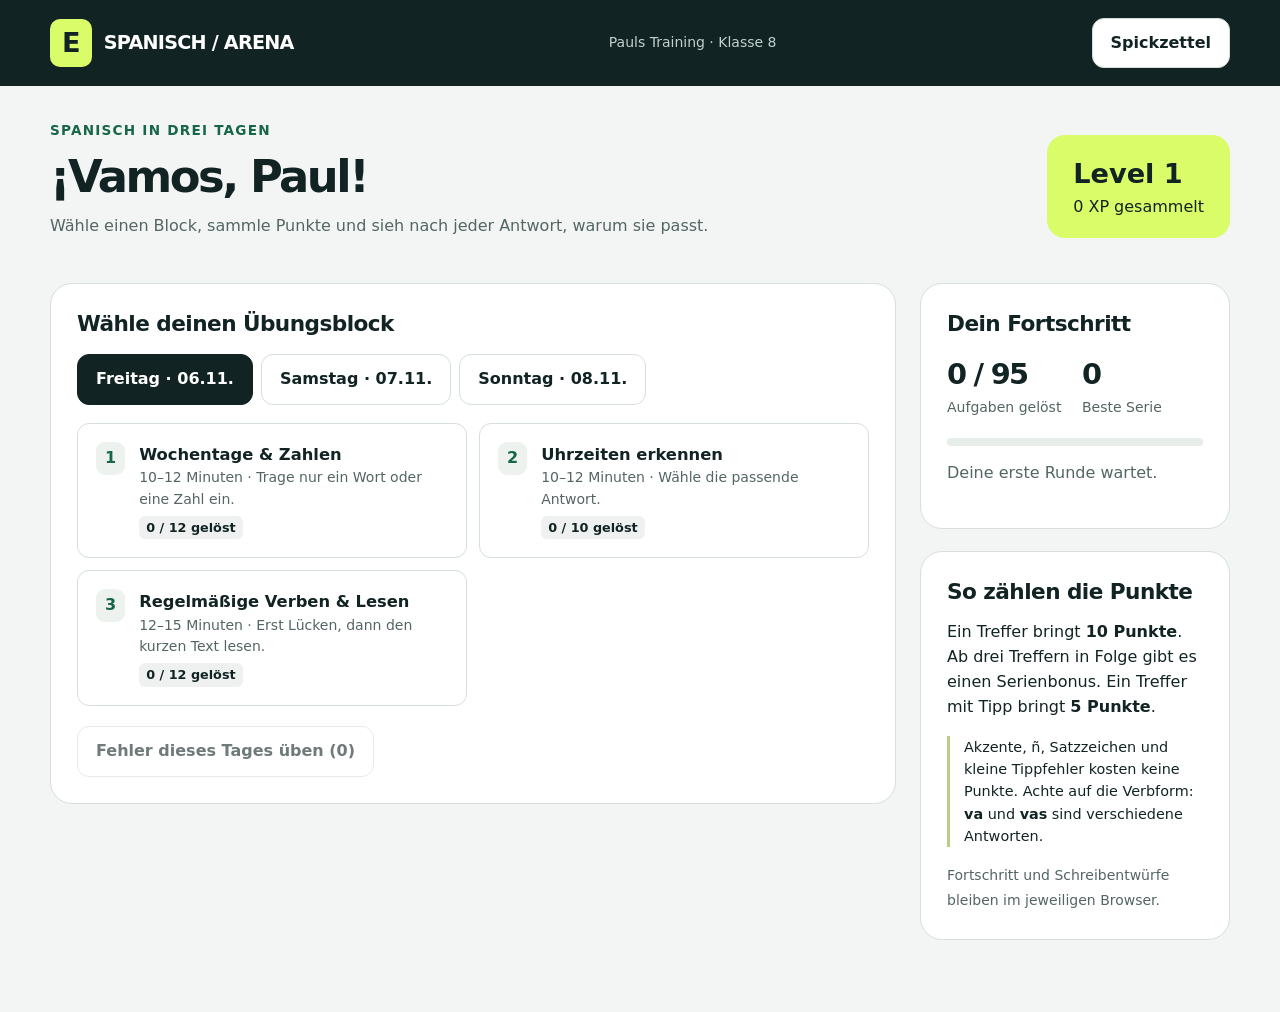
<file: paul-spanisch.html>
<!doctype html>
<html lang="de"><head><meta charset="utf-8"><meta name="viewport" content="width=device-width,initial-scale=1">
<meta name="robots" content="noindex,nofollow"><meta name="theme-color" content="#122323">
<title>Spanisch-Arena · Pauls Training</title>
<style>
:root{--bg:#f2f5f3;--ink:#122323;--muted:#546564;--line:#d6dfda;--lime:#d9fc68;--green:#176649;--red:#9c2840;--white:#fff}*{box-sizing:border-box}body{margin:0;background:var(--bg);color:var(--ink);font:16px/1.55 system-ui,-apple-system,Segoe UI,sans-serif}button,input,select{font:inherit}button,select{cursor:pointer}button{border:1px solid var(--line);border-radius:12px;padding:12px 18px;background:white;color:var(--ink);font-weight:700;min-height:46px}button:hover:not(:disabled){border-color:var(--green);background:#f0f8e3}button:disabled{cursor:default;opacity:.6}button:focus-visible,a:focus-visible,input:focus-visible,select:focus-visible,summary:focus-visible{outline:3px solid #327bd8;outline-offset:3px}.primary{background:var(--lime);border-color:var(--lime)}.dark{background:var(--ink);color:white;border-color:var(--ink)}.dark:hover:not(:disabled){background:var(--green);color:white}.wrap{width:min(1180px,calc(100% - 40px));margin:auto}header{background:var(--ink);color:white}header .wrap{min-height:86px;display:flex;align-items:center;justify-content:space-between;gap:16px}.brand{font-weight:900;font-size:1.2rem;letter-spacing:-.04em;display:flex;align-items:center;gap:12px}.logo{background:var(--lime);color:var(--ink);border-radius:10px;padding:3px 12px;font-size:1.7rem}header small{color:#c2d1cd}main{padding:32px 0 50px}.eyebrow{font-size:.85rem;letter-spacing:.09em;text-transform:uppercase;font-weight:800;color:var(--green)}h1{font-size:clamp(1.9rem,4vw,2.8rem);letter-spacing:-.055em;line-height:1.15;margin:8px 0 12px}h2{font-size:1.35rem;line-height:1.3;margin:0 0 14px;letter-spacing:-.025em}h3{margin:0 0 8px;font-size:1.05rem}p{margin:0 0 16px}.muted,small{color:var(--muted)}small{font-size:.875rem}.top{display:flex;justify-content:space-between;gap:24px;align-items:center;margin-bottom:28px}.streak{background:var(--lime);border-radius:18px;padding:18px 26px;white-space:nowrap}.streak strong{font-size:1.7rem;display:block}.layout{display:grid;grid-template-columns:minmax(0,1fr) 310px;gap:24px}.panel{background:white;border:1px solid var(--line);border-radius:22px;padding:26px;margin-bottom:22px}.modebar{display:flex;flex-wrap:wrap;gap:8px;margin:16px 0}.modebar button[aria-pressed=true]{background:var(--ink);color:white;border-color:var(--ink)}.topics{display:grid;grid-template-columns:repeat(2,minmax(0,1fr));gap:12px}.topic{text-align:left;position:relative;padding:18px;display:flex;gap:14px;align-items:start;min-width:0}.topic strong{display:block;font-size:1.02rem}.topic small{display:block;font-weight:400}.topic .num{background:#edf2ef;border-radius:9px;padding:4px 9px;color:var(--green);font-variant-numeric:tabular-nums}.topic[aria-pressed=true]{border:2px solid var(--green);padding:17px;background:#f3f9ee}.tag{display:inline-block;border-radius:6px;background:#eef1f0;padding:2px 7px;font-size:.8rem;font-weight:650}.startrow{display:flex;gap:12px;flex-wrap:wrap;align-items:center;margin-top:20px}.startrow .primary{flex:1}.metric{display:grid;grid-template-columns:1fr 1fr;gap:14px;margin-bottom:20px}.metric strong{display:block;font-size:1.8rem;letter-spacing:-.06em}.metric small{display:block}.bar{height:8px;border-radius:10px;background:#e7eeea;overflow:hidden;margin:6px 0 15px}.bar span{display:block;height:100%;background:var(--green);border-radius:10px}.topicstat{display:flex;justify-content:space-between;gap:8px;font-size:.875rem}.notice{border-left:3px solid #b7cd84;padding-left:14px;font-size:.9rem}.sessionhead{display:flex;justify-content:space-between;gap:12px;align-items:center}.pill{background:var(--ink);color:var(--lime);border-radius:8px;padding:6px 12px;font-weight:800;font-variant-numeric:tabular-nums}.question{font-size:1.4rem;font-weight:700;line-height:1.6;margin:24px 0}.question mark{background:#e4f5a3;padding:3px 5px;border-radius:5px}.answers{display:grid;grid-template-columns:1fr 1fr;gap:12px}.answers button{text-align:left;min-height:62px}.tokens{display:flex;gap:8px;flex-wrap:wrap;margin:20px 0}.tokens button{font-size:1.15rem}.tokens button[aria-pressed=true]{background:var(--ink);color:white;border-color:var(--ink)}.feedback{border-radius:12px;padding:16px;margin:20px 0;background:#eef6ef;border:1px solid #b2d5be}.feedback.bad{background:#fff1f2;border-color:#e1b7bf}.feedback strong{display:block;margin-bottom:4px}.textanswer{width:100%;border:2px solid #b4c5bc;border-radius:12px;padding:14px;margin-bottom:15px}.buildzone{min-height:74px;border:2px dashed #b4c5bc;border-radius:12px;padding:12px;margin:18px 0}.buildzone .tokens{margin:0}.bottomrow{display:flex;gap:10px;justify-content:space-between;margin-top:22px;flex-wrap:wrap}details{border-top:1px solid var(--line);padding-top:14px;margin-top:14px}summary{cursor:pointer;font-weight:700}details p{margin-top:12px}.learn-grid{display:grid;grid-template-columns:1fr 1fr;gap:18px}.learn-grid article{background:#f3f6f3;padding:18px;border-radius:14px}.resultnum{font-size:3.5rem;font-weight:900;letter-spacing:-.07em}.resultlist{display:grid;gap:12px;margin:20px 0}.resultlist article{border:1px solid var(--line);border-radius:12px;padding:14px}.badge{display:inline-block;padding:7px 10px;border-radius:8px;background:var(--lime);margin:0 5px 8px 0;font-size:.875rem;font-weight:700}footer{padding:22px 0;border-top:1px solid var(--line);font-size:.875rem;color:var(--muted)}[hidden]{display:none!important}@media(max-width:900px){.layout{grid-template-columns:1fr}.sidebar{display:grid;grid-template-columns:1fr 1fr;gap:18px}.sidebar .panel{margin:0}}@media(max-width:560px){.wrap{width:calc(100% - 24px)}header .wrap{min-height:72px}header small{display:none}main{padding-top:22px}.top{align-items:start;gap:10px}.streak{padding:12px;font-size:.8rem}.streak strong{font-size:1.3rem}h1{font-size:1.9rem}.panel{padding:18px;border-radius:17px}.topics,.learn-grid,.sidebar{grid-template-columns:1fr}.answers{grid-template-columns:1fr}.question{font-size:1.2rem}.modebar button{flex:1;padding:10px}.sidebar{gap:18px}.top p{font-size:.9rem}.sessionhead{align-items:start}.tokens{gap:6px}.tokens button{padding:9px 12px}}

textarea{font:inherit;min-height:145px}button:focus-visible,textarea:focus-visible{outline:3px solid #327bd8;outline-offset:3px}
.reading{white-space:pre-line;background:#f3f6f3;border-left:3px solid var(--green);padding:14px;margin:12px 0}
.feedback.near{background:#fff7df;border-color:#e1c775}.feedback p{margin:0 0 6px}
.actions{display:flex;flex-wrap:wrap;gap:8px}.daychoice{margin-bottom:18px}.topic .tag{margin-top:5px}
.top{flex-wrap:wrap}.panel{min-width:0}#writing h3{margin-top:20px}.resultlist p{margin-bottom:6px}
@media(max-width:560px){.brand{font-size:1rem;gap:7px}.logo{font-size:1.2rem;padding:4px 8px}.panel .actions button{flex:1}.streak{white-space:normal}.textanswer{font-size:16px}}
</style></head>
<body>
<header><div class="wrap"><div class="brand"><span class="logo" aria-hidden="true">E</span> SPANISCH / ARENA</div><small>Pauls Training · Klasse 8</small><button id="learnBtn">Spickzettel</button></div></header>
<main class="wrap">
<div class="top"><div><span class="eyebrow">Spanisch in drei Tagen</span><h1>¡Vamos, Paul!</h1><p class="muted">Wähle einen Block, sammle Punkte und sieh nach jeder Antwort, warum sie passt.</p></div><div class="streak"><strong id="level">Level 1</strong><span id="xp">0 XP gesammelt</span></div></div>
<div class="layout"><div>
<section id="home" class="panel"><h2>Wähle deinen Übungsblock</h2><div class="modebar daychoice" id="days" aria-label="Lerntag"></div><div class="topics" id="topics"></div><div class="startrow"><button id="retry">Fehler dieses Tages üben</button></div></section>
<section id="game" class="panel" aria-label="Übungsrunde" hidden>
<div class="sessionhead"><h2 id="blockTitle"></h2><span id="counter" class="pill"></span></div>
<div class="bar" aria-hidden="true"><span id="progress"></span></div>
<div class="topicstat"><span id="roundPoints"></span><span id="combo"></span></div>
<div id="material"></div><div id="task"></div><div id="feedback" class="feedback" role="status" hidden></div>
<div class="bottomrow"><button id="quit">Runde beenden</button><button id="hint">Tipp zeigen</button><button id="next" class="primary" hidden>Weiter →</button></div>
<p id="hintText" class="notice" hidden></p>
</section>
<section id="result" class="panel" hidden></section>
<section id="learn" class="panel" hidden><div class="sessionhead"><h2>Dein Spickzettel</h2><button id="closeLearn">Schließen</button></div><div id="learnContent" class="learn-grid"></div></section>
<section id="writing" class="panel" hidden><div class="sessionhead"><h2>Sonntag · Jetzt selbst schreiben</h2><button id="closeWriting">Zur Übersicht</button></div><h3>A · Nachricht an einen spanischen Freund</h3><p>Schreibe 6–8 kurze spanische Sätze. Du darfst Angaben erfinden. Nenne deinen Namen und dein Alter, zwei Hobbys, zwei Wochentage mit Aktivitäten, eine genaue Uhrzeit und eine Zeitspanne. Verwende mindestens einmal <b>ir</b> mit einem Ziel und einmal <b>hacer, ver oder saber</b>.</p><textarea aria-label="Deine Nachricht" placeholder="¡Hola! Me llamo …"></textarea><details><summary>Starthilfe, wenn du festhängst</summary><p>Me llamo … / Tengo … años. / Los lunes … / A las … / De … a … / Voy al … / Voy a la … / Hago … / Veo …</p></details><h3>B · Kleine Mediation</h3><p>Dein spanischer Freund versteht diesen deutschen Plan nicht. Schreibe ihm 3–4 kurze spanische Sätze: <b>Am Samstag geht ihr ins Kino. Ihr trefft euch um 15:45 Uhr am Kino. Der Film dauert von 16 bis 18 Uhr. Am Sonntag machst du Hausaufgaben.</b> Du musst nicht Wort für Wort übersetzen.</p><textarea aria-label="Deine Mediation" placeholder="El sábado …"></textarea><h3>Deine Checkliste</h3><ul><li>Passt die Verbform zur Person?</li><li>Habe ich mein Alter mit tener ausgedrückt?</li><li>Steht bei „um“ a la una bzw. a las …?</li><li>Steht bei Zeitspannen de … a …?</li><li>Steht vor el als Ziel al und vor la a la?</li><li>Steht no direkt vor dem Verb, wenn ich etwas verneine?</li><li>Sind alle geforderten Informationen enthalten?</li></ul><p><b>Bewertung:</b> Inhalt und verständliche Sätze zuerst. Kleine Tippfehler und Sonderzeichen werden nicht abgestraft. Falsche Personenformen werden erklärt und verbessert. Es gibt viele richtige Texte; deshalb hier keine automatische „falsch“-Meldung. Du kannst deine Texte zur Rückmeldung in den Chat kopieren.</p><details><summary>Beispiel A · erst nach deinem Versuch öffnen</summary><p>¡Hola! Me llamo Pablo y tengo trece años. En mi tiempo libre escucho música y leo cómics. Los lunes hago los deberes a las cuatro. Los martes practico deporte de cinco a seis. Los sábados voy al cine con mis amigos. Quedamos a las tres y media. Los domingos veo la televisión. ¿Y tú?</p></details><details><summary>Beispiel B · erst nach deinem Versuch öffnen</summary><p>El sábado vamos al cine. Quedamos a las cuatro menos cuarto en el cine. La película es de cuatro a seis de la tarde. El domingo hago los deberes.</p></details><details><summary>Freiwilliger Zusatz aus 5B · nur wenn noch Energie da ist</summary><p>tener que + Infinitiv: Tengo que estudiar. = Ich muss lernen.</p><p>querer: quiero, quieres, quiere, queremos, queréis, quieren.<br>poder: puedo, puedes, puede, podemos, podéis, pueden.<br>jugar: juego, juegas, juega, jugamos, jugáis, juegan.</p><p>Sag laut: Ich möchte ins Kino gehen. / Wir können Rad fahren. / Er spielt Fußball.</p><details><summary>Beispiele</summary>Quiero ir al cine. / Podemos montar en bicicleta. / Él juega al fútbol.</details></details></section>
</div><aside class="sidebar"><section class="panel"><h2>Dein Fortschritt</h2><div class="metric"><div><strong id="mastered"></strong><small>Aufgaben gelöst</small></div><div><strong id="bestCombo"></strong><small>Beste Serie</small></div></div><div class="bar" aria-hidden="true"><span id="masterBar"></span></div><p id="lastRound" class="muted"></p></section>
<section class="panel"><h2>So zählen die Punkte</h2><p>Ein Treffer bringt <b>10 Punkte</b>. Ab drei Treffern in Folge gibt es einen Serienbonus. Ein Treffer mit Tipp bringt <b>5 Punkte</b>.</p><p class="notice">Akzente, ñ, Satzzeichen und kleine Tippfehler kosten keine Punkte. Achte auf die Verbform: <b>va</b> und <b>vas</b> sind verschiedene Antworten.</p><small>Fortschritt und Schreibentwürfe bleiben im jeweiligen Browser.</small></section></aside></div>
</main><script>
const blocks = [
  {
    "day": 0,
    "title": "1 · Wochentage & Zahlen",
    "note": "10–12 Minuten · Trage nur ein Wort oder eine Zahl ein.",
    "qs": [
      {
        "p": "Montag heißt …",
        "a": [
          "lunes"
        ],
        "opts": null,
        "why": "Die Woche beginnt mit lunes. Montag bis Freitag heißen lunes, martes, miércoles, jueves, viernes.",
        "hint": "Sprich die Reihenfolge der Tage oder zerlege die Zahl in Zehner und Einer."
      },
      {
        "p": "Mittwoch heißt …",
        "a": [
          "miércoles"
        ],
        "opts": null,
        "why": "Miércoles ist der dritte Wochentag und hat einen Akzent auf dem é.",
        "hint": "Sprich die Reihenfolge der Tage oder zerlege die Zahl in Zehner und Einer."
      },
      {
        "p": "Donnerstag heißt …",
        "a": [
          "jueves"
        ],
        "opts": null,
        "why": "Jueves kommt nach miércoles und vor viernes.",
        "hint": "Sprich die Reihenfolge der Tage oder zerlege die Zahl in Zehner und Einer."
      },
      {
        "p": "Samstag heißt …",
        "a": [
          "sábado"
        ],
        "opts": null,
        "why": "Sábado ist der erste Tag des Wochenendes.",
        "hint": "Sprich die Reihenfolge der Tage oder zerlege die Zahl in Zehner und Einer."
      },
      {
        "p": "Nach viernes kommt …",
        "a": [
          "sábado"
        ],
        "opts": null,
        "why": "Die Reihenfolge lautet jueves, viernes, sábado, domingo.",
        "hint": "Sprich die Reihenfolge der Tage oder zerlege die Zahl in Zehner und Einer."
      },
      {
        "p": "Vor martes kommt …",
        "a": [
          "lunes"
        ],
        "opts": null,
        "why": "Lunes kommt direkt vor martes.",
        "hint": "Sprich die Reihenfolge der Tage oder zerlege die Zahl in Zehner und Einer."
      },
      {
        "p": "Welche Zahl ist veintidós?",
        "a": [
          "22"
        ],
        "opts": null,
        "why": "Die Zahlen von 21 bis 29 werden zusammengeschrieben. Veintidós ist 20 + 2.",
        "hint": "Sprich die Reihenfolge der Tage oder zerlege die Zahl in Zehner und Einer."
      },
      {
        "p": "Welche Zahl ist treinta y siete?",
        "a": [
          "37"
        ],
        "opts": null,
        "why": "Treinta ist 30, siete ist 7. Ab 31 verbindet y Zehner und Einer.",
        "hint": "Sprich die Reihenfolge der Tage oder zerlege die Zahl in Zehner und Einer."
      },
      {
        "p": "Welche Zahl ist sesenta y ocho?",
        "a": [
          "68"
        ],
        "opts": null,
        "why": "Sesenta ist 60, ocho ist 8. Das ergibt 68.",
        "hint": "Sprich die Reihenfolge der Tage oder zerlege die Zahl in Zehner und Einer."
      },
      {
        "p": "Welche Zahl ist noventa y tres?",
        "a": [
          "93"
        ],
        "opts": null,
        "why": "Noventa ist 90, tres ist 3. Das ergibt 93.",
        "hint": "Sprich die Reihenfolge der Tage oder zerlege die Zahl in Zehner und Einer."
      },
      {
        "p": "21 ausgeschrieben",
        "a": [
          "veintiuno"
        ],
        "opts": null,
        "why": "Veinti- steht hier für 20, uno für 1. Beides wird zusammengeschrieben.",
        "hint": "Sprich die Reihenfolge der Tage oder zerlege die Zahl in Zehner und Einer."
      },
      {
        "p": "100 ausgeschrieben",
        "a": [
          "cien"
        ],
        "opts": null,
        "why": "Für genau 100 sagt man cien.",
        "hint": "Sprich die Reihenfolge der Tage oder zerlege die Zahl in Zehner und Einer."
      }
    ],
    "text": "",
    "audio": ""
  },
  {
    "day": 0,
    "title": "2 · Uhrzeiten erkennen",
    "note": "10–12 Minuten · Wähle die passende Antwort.",
    "qs": [
      {
        "p": "01:00",
        "a": [
          "Es la una."
        ],
        "opts": [
          "Son las una.",
          "Es la una.",
          "Es la dos."
        ],
        "why": "Bei ein Uhr benutzt du die Einzahl: Es la una.",
        "hint": "Überlege, ob Minuten dazukommen oder von der nächsten Stunde abgezogen werden."
      },
      {
        "p": "08:15",
        "a": [
          "Son las ocho y cuarto."
        ],
        "opts": [
          "Son las ocho menos cuarto.",
          "Son las ocho y cuarto.",
          "Son las ocho y media."
        ],
        "why": "Y cuarto heißt eine Viertelstunde nach der genannten Stunde.",
        "hint": "Überlege, ob Minuten dazukommen oder von der nächsten Stunde abgezogen werden."
      },
      {
        "p": "09:30",
        "a": [
          "Son las nueve y media."
        ],
        "opts": [
          "Son las nueve y media.",
          "Son las diez y media.",
          "Son las nueve y cuarto."
        ],
        "why": "Y media heißt eine halbe Stunde nach neun.",
        "hint": "Überlege, ob Minuten dazukommen oder von der nächsten Stunde abgezogen werden."
      },
      {
        "p": "16:45",
        "a": [
          "Son las cinco menos cuarto."
        ],
        "opts": [
          "Son las cuatro menos cuarto.",
          "Son las cinco y cuarto.",
          "Son las cinco menos cuarto."
        ],
        "why": "Menos cuarto heißt 15 Minuten vor fünf. Nachmittags ist das 16:45 Uhr.",
        "hint": "Überlege, ob Minuten dazukommen oder von der nächsten Stunde abgezogen werden."
      },
      {
        "p": "15:50",
        "a": [
          "Son las cuatro menos diez."
        ],
        "opts": [
          "Son las cuatro menos diez.",
          "Son las tres y diez.",
          "Son las cinco menos diez."
        ],
        "why": "Menos diez heißt zehn Minuten vor vier, also 15:50 Uhr.",
        "hint": "Überlege, ob Minuten dazukommen oder von der nächsten Stunde abgezogen werden."
      },
      {
        "p": "13:15",
        "a": [
          "Es la una y cuarto."
        ],
        "opts": [
          "Es la una y cuarto.",
          "Son las dos menos cuarto.",
          "Es la una menos cuarto."
        ],
        "why": "Auch um 13 Uhr benutzt du la una. Y cuarto ergänzt 15 Minuten.",
        "hint": "Überlege, ob Minuten dazukommen oder von der nächsten Stunde abgezogen werden."
      },
      {
        "p": "„um ein Uhr“ heißt …",
        "a": [
          "a la una"
        ],
        "opts": [
          "a las una",
          "a la una",
          "de la una"
        ],
        "why": "Bei einer Uhrzeit mit una heißt es a la una. Bei den übrigen Stunden steht a las.",
        "hint": "Überlege, ob Minuten dazukommen oder von der nächsten Stunde abgezogen werden."
      },
      {
        "p": "„von neun bis zehn“ heißt …",
        "a": [
          "de nueve a diez"
        ],
        "opts": [
          "a las nueve y diez",
          "de nueve a diez",
          "de nueve y diez"
        ],
        "why": "De … a … gibt Anfang und Ende an.",
        "hint": "Überlege, ob Minuten dazukommen oder von der nächsten Stunde abgezogen werden."
      },
      {
        "p": "Son las dos menos cinco de la madrugada. → Uhrzeit (24-Stunden-Format)",
        "a": [
          "01:55",
          "1:55"
        ],
        "opts": null,
        "why": "Dos menos cinco bedeutet fünf Minuten vor zwei, also 01:55 Uhr.",
        "hint": "Überlege, ob Minuten dazukommen oder von der nächsten Stunde abgezogen werden."
      },
      {
        "p": "Son las diez y veinte. → Uhrzeit (vormittags)",
        "a": [
          "10:20"
        ],
        "opts": null,
        "why": "Y veinte addiert 20 Minuten zu zehn Uhr.",
        "hint": "Überlege, ob Minuten dazukommen oder von der nächsten Stunde abgezogen werden."
      }
    ],
    "text": "",
    "audio": ""
  },
  {
    "day": 0,
    "title": "3 · Regelmäßige Verben & Lesen",
    "note": "12–15 Minuten · Erst Lücken, dann den kurzen Text lesen.",
    "qs": [
      {
        "p": "yo … (hablar)",
        "a": [
          "hablo"
        ],
        "opts": null,
        "why": "Bei yo endet hablar auf -o: habl- + -o.",
        "hint": "Achte auf die Person und die Endung oder suche die passende Stelle im Text."
      },
      {
        "p": "tú … (comer)",
        "a": [
          "comes"
        ],
        "opts": null,
        "why": "Bei tú endet ein regelmäßiges -er-Verb auf -es: com- + -es.",
        "hint": "Achte auf die Person und die Endung oder suche die passende Stelle im Text."
      },
      {
        "p": "ella … (vivir)",
        "a": [
          "vive"
        ],
        "opts": null,
        "why": "Bei ella endet ein regelmäßiges -ir-Verb auf -e: viv- + -e.",
        "hint": "Achte auf die Person und die Endung oder suche die passende Stelle im Text."
      },
      {
        "p": "nosotros … (hablar)",
        "a": [
          "hablamos"
        ],
        "opts": null,
        "why": "Bei nosotros endet ein regelmäßiges -ar-Verb auf -amos.",
        "hint": "Achte auf die Person und die Endung oder suche die passende Stelle im Text."
      },
      {
        "p": "vosotros … (comer)",
        "a": [
          "coméis"
        ],
        "opts": null,
        "why": "Bei vosotros endet ein regelmäßiges -er-Verb auf -éis.",
        "hint": "Achte auf die Person und die Endung oder suche die passende Stelle im Text."
      },
      {
        "p": "ellos … (vivir)",
        "a": [
          "viven"
        ],
        "opts": null,
        "why": "Bei ellos endet ein regelmäßiges -ir-Verb auf -en.",
        "hint": "Achte auf die Person und die Endung oder suche die passende Stelle im Text."
      },
      {
        "p": "yo … (escribir)",
        "a": [
          "escribo"
        ],
        "opts": null,
        "why": "Bei yo endet auch das regelmäßige -ir-Verb auf -o.",
        "hint": "Achte auf die Person und die Endung oder suche die passende Stelle im Text."
      },
      {
        "p": "vosotras … (subir)",
        "a": [
          "subís"
        ],
        "opts": null,
        "why": "Bei vosotras endet ein regelmäßiges -ir-Verb auf -ís.",
        "hint": "Achte auf die Person und die Endung oder suche die passende Stelle im Text."
      },
      {
        "p": "Wie alt ist Sara? (Zahl)",
        "a": [
          "13"
        ],
        "opts": null,
        "why": "Tengo trece años bedeutet: Ich bin 13 Jahre alt.",
        "hint": "Achte auf die Person und die Endung oder suche die passende Stelle im Text."
      },
      {
        "p": "Mit wem wohnt sie?",
        "a": [
          "con su madre y su hermano"
        ],
        "opts": [
          "con su padre",
          "con su madre y su hermano",
          "con sus abuelos"
        ],
        "why": "Con mi madre y mi hermano heißt: mit meiner Mutter und meinem Bruder.",
        "hint": "Achte auf die Person und die Endung oder suche die passende Stelle im Text."
      },
      {
        "p": "Wann hört sie Musik?",
        "a": [
          "los martes"
        ],
        "opts": [
          "los lunes",
          "los martes",
          "los domingos"
        ],
        "why": "Los martes heißt dienstags. Danach folgt escucho música.",
        "hint": "Achte auf die Person und die Endung oder suche die passende Stelle im Text."
      },
      {
        "p": "Was macht sie sonntags?",
        "a": [
          "lee cómics"
        ],
        "opts": [
          "lee cómics",
          "toca la guitarra",
          "practica deporte"
        ],
        "why": "Leo cómics heißt: Ich lese Comics. Los domingos heißt sonntags.",
        "hint": "Achte auf die Person und die Endung oder suche die passende Stelle im Text."
      }
    ],
    "text": "¡Hola! Me llamo Sara y tengo trece años. Vivo en Madrid con mi madre y mi hermano. Los martes escucho música a las cinco. Los domingos leo cómics. Mi hermano toca la guitarra.",
    "audio": ""
  },
  {
    "day": 1,
    "title": "4 · Die besonderen Verben",
    "note": "12–15 Minuten · Achte auf die Person. Akzente musst du hier nicht tippen.",
    "qs": [
      {
        "p": "yo … (saber)",
        "a": [
          "sé"
        ],
        "opts": null,
        "why": "Bei yo (ich) lautet die Präsensform von saber sé.",
        "hint": "Sprich das Verb mit der angegebenen Person laut. Manche Formen weichen vom regelmäßigen Muster ab."
      },
      {
        "p": "tú … (saber)",
        "a": [
          "sabes"
        ],
        "opts": null,
        "why": "Bei tú (du) lautet die Präsensform von saber sabes.",
        "hint": "Sprich das Verb mit der angegebenen Person laut. Manche Formen weichen vom regelmäßigen Muster ab."
      },
      {
        "p": "nosotros … (saber)",
        "a": [
          "sabemos"
        ],
        "opts": null,
        "why": "Bei nosotros (wir) lautet die Präsensform von saber sabemos.",
        "hint": "Sprich das Verb mit der angegebenen Person laut. Manche Formen weichen vom regelmäßigen Muster ab."
      },
      {
        "p": "vosotros … (saber)",
        "a": [
          "sabéis"
        ],
        "opts": null,
        "why": "Bei vosotros (ihr) lautet die Präsensform von saber sabéis.",
        "hint": "Sprich das Verb mit der angegebenen Person laut. Manche Formen weichen vom regelmäßigen Muster ab."
      },
      {
        "p": "yo … (hacer)",
        "a": [
          "hago"
        ],
        "opts": null,
        "why": "Bei yo (ich) lautet die Präsensform von hacer hago.",
        "hint": "Sprich das Verb mit der angegebenen Person laut. Manche Formen weichen vom regelmäßigen Muster ab."
      },
      {
        "p": "ella … (hacer)",
        "a": [
          "hace"
        ],
        "opts": null,
        "why": "Bei ella (sie) lautet die Präsensform von hacer hace.",
        "hint": "Sprich das Verb mit der angegebenen Person laut. Manche Formen weichen vom regelmäßigen Muster ab."
      },
      {
        "p": "vosotros … (hacer)",
        "a": [
          "hacéis"
        ],
        "opts": null,
        "why": "Bei vosotros (ihr) lautet die Präsensform von hacer hacéis.",
        "hint": "Sprich das Verb mit der angegebenen Person laut. Manche Formen weichen vom regelmäßigen Muster ab."
      },
      {
        "p": "ellos … (hacer)",
        "a": [
          "hacen"
        ],
        "opts": null,
        "why": "Bei ellos (sie (Plural)) lautet die Präsensform von hacer hacen.",
        "hint": "Sprich das Verb mit der angegebenen Person laut. Manche Formen weichen vom regelmäßigen Muster ab."
      },
      {
        "p": "yo … (ver)",
        "a": [
          "veo"
        ],
        "opts": null,
        "why": "Bei yo (ich) lautet die Präsensform von ver veo.",
        "hint": "Sprich das Verb mit der angegebenen Person laut. Manche Formen weichen vom regelmäßigen Muster ab."
      },
      {
        "p": "nosotros … (ver)",
        "a": [
          "vemos"
        ],
        "opts": null,
        "why": "Bei nosotros (wir) lautet die Präsensform von ver vemos.",
        "hint": "Sprich das Verb mit der angegebenen Person laut. Manche Formen weichen vom regelmäßigen Muster ab."
      },
      {
        "p": "vosotros … (ver)",
        "a": [
          "veis"
        ],
        "opts": null,
        "why": "Bei vosotros (ihr) lautet die Präsensform von ver veis.",
        "hint": "Sprich das Verb mit der angegebenen Person laut. Manche Formen weichen vom regelmäßigen Muster ab."
      },
      {
        "p": "yo … (tener)",
        "a": [
          "tengo"
        ],
        "opts": null,
        "why": "Bei yo (ich) lautet die Präsensform von tener tengo.",
        "hint": "Sprich das Verb mit der angegebenen Person laut. Manche Formen weichen vom regelmäßigen Muster ab."
      },
      {
        "p": "tú … (tener)",
        "a": [
          "tienes"
        ],
        "opts": null,
        "why": "Bei tú (du) lautet die Präsensform von tener tienes.",
        "hint": "Sprich das Verb mit der angegebenen Person laut. Manche Formen weichen vom regelmäßigen Muster ab."
      },
      {
        "p": "ella … (tener)",
        "a": [
          "tiene"
        ],
        "opts": null,
        "why": "Bei ella (sie) lautet die Präsensform von tener tiene.",
        "hint": "Sprich das Verb mit der angegebenen Person laut. Manche Formen weichen vom regelmäßigen Muster ab."
      },
      {
        "p": "nosotros … (tener)",
        "a": [
          "tenemos"
        ],
        "opts": null,
        "why": "Bei nosotros (wir) lautet die Präsensform von tener tenemos.",
        "hint": "Sprich das Verb mit der angegebenen Person laut. Manche Formen weichen vom regelmäßigen Muster ab."
      },
      {
        "p": "vosotros … (tener)",
        "a": [
          "tenéis"
        ],
        "opts": null,
        "why": "Bei vosotros (ihr) lautet die Präsensform von tener tenéis.",
        "hint": "Sprich das Verb mit der angegebenen Person laut. Manche Formen weichen vom regelmäßigen Muster ab."
      },
      {
        "p": "ellos … (tener)",
        "a": [
          "tienen"
        ],
        "opts": null,
        "why": "Bei ellos (sie (Plural)) lautet die Präsensform von tener tienen.",
        "hint": "Sprich das Verb mit der angegebenen Person laut. Manche Formen weichen vom regelmäßigen Muster ab."
      }
    ],
    "text": "",
    "audio": ""
  },
  {
    "day": 1,
    "title": "5 · Ir, Ziele & Wochenplan",
    "note": "12–15 Minuten · Ergänze die Lücken.",
    "qs": [
      {
        "p": "yo … (ir)",
        "a": [
          "voy"
        ],
        "opts": null,
        "why": "Voy ist die Form von ir für yo.",
        "hint": "Achte auf Person, Artikel oder den Unterschied zwischen genauer Uhrzeit und Zeitspanne."
      },
      {
        "p": "tú … (ir)",
        "a": [
          "vas"
        ],
        "opts": null,
        "why": "Vas ist die Form von ir für tú.",
        "hint": "Achte auf Person, Artikel oder den Unterschied zwischen genauer Uhrzeit und Zeitspanne."
      },
      {
        "p": "ella … (ir)",
        "a": [
          "va"
        ],
        "opts": null,
        "why": "Va ist die Form von ir für él und ella.",
        "hint": "Achte auf Person, Artikel oder den Unterschied zwischen genauer Uhrzeit und Zeitspanne."
      },
      {
        "p": "nosotros … (ir)",
        "a": [
          "vamos"
        ],
        "opts": null,
        "why": "Vamos ist die Form von ir für nosotros und nosotras.",
        "hint": "Achte auf Person, Artikel oder den Unterschied zwischen genauer Uhrzeit und Zeitspanne."
      },
      {
        "p": "vosotros … (ir)",
        "a": [
          "vais"
        ],
        "opts": null,
        "why": "Vais ist die Form von ir für vosotros und vosotras.",
        "hint": "Achte auf Person, Artikel oder den Unterschied zwischen genauer Uhrzeit und Zeitspanne."
      },
      {
        "p": "ellos … (ir)",
        "a": [
          "van"
        ],
        "opts": null,
        "why": "Van ist die Form von ir für ellos und ellas.",
        "hint": "Achte auf Person, Artikel oder den Unterschied zwischen genauer Uhrzeit und Zeitspanne."
      },
      {
        "p": "Voy … parque.",
        "a": [
          "al"
        ],
        "opts": null,
        "why": "Parque steht mit el. A + el wird zu al.",
        "hint": "Achte auf Person, Artikel oder den Unterschied zwischen genauer Uhrzeit und Zeitspanne."
      },
      {
        "p": "Vamos … piscina.",
        "a": [
          "a la"
        ],
        "opts": null,
        "why": "Piscina steht mit la. Deshalb heißt es a la piscina.",
        "hint": "Achte auf Person, Artikel oder den Unterschied zwischen genauer Uhrzeit und Zeitspanne."
      },
      {
        "p": "Van … tiendas.",
        "a": [
          "a las"
        ],
        "opts": null,
        "why": "Tiendas steht im Plural mit las. Die Form bleibt a las.",
        "hint": "Achte auf Person, Artikel oder den Unterschied zwischen genauer Uhrzeit und Zeitspanne."
      },
      {
        "p": "Vais … supermercados.",
        "a": [
          "a los"
        ],
        "opts": null,
        "why": "Supermercados steht im Plural mit los. Die Form bleibt a los.",
        "hint": "Achte auf Person, Artikel oder den Unterschied zwischen genauer Uhrzeit und Zeitspanne."
      },
      {
        "p": "Los lunes … música. (yo, escuchar)",
        "a": [
          "escucho"
        ],
        "opts": null,
        "why": "Escuchar ist regelmäßig. Für yo setzt du -o an escuch-.",
        "hint": "Achte auf Person, Artikel oder den Unterschied zwischen genauer Uhrzeit und Zeitspanne."
      },
      {
        "p": "Los miércoles … deporte. (nosotros, practicar)",
        "a": [
          "practicamos"
        ],
        "opts": null,
        "why": "Practicar ist regelmäßig. Für nosotros setzt du -amos an practic-.",
        "hint": "Achte auf Person, Artikel oder den Unterschied zwischen genauer Uhrzeit und Zeitspanne."
      },
      {
        "p": "El viernes … al cine. (yo, ir)",
        "a": [
          "voy"
        ],
        "opts": null,
        "why": "Bei yo heißt ir voy. Al cine bedeutet ins Kino.",
        "hint": "Achte auf Person, Artikel oder den Unterschied zwischen genauer Uhrzeit und Zeitspanne."
      },
      {
        "p": "Tengo clase … ocho a nueve.",
        "a": [
          "de"
        ],
        "opts": null,
        "why": "Eine Zeitspanne beginnt mit de und endet mit a: de ocho a nueve.",
        "hint": "Achte auf Person, Artikel oder den Unterschied zwischen genauer Uhrzeit und Zeitspanne."
      },
      {
        "p": "Quedamos … las cuatro.",
        "a": [
          "a"
        ],
        "opts": null,
        "why": "Bei einer genauen Uhrzeit steht a: a las cuatro.",
        "hint": "Achte auf Person, Artikel oder den Unterschied zwischen genauer Uhrzeit und Zeitspanne."
      },
      {
        "p": "La clase empieza … la una.",
        "a": [
          "a"
        ],
        "opts": null,
        "why": "Bei ein Uhr benutzt du a la una.",
        "hint": "Achte auf Person, Artikel oder den Unterschied zwischen genauer Uhrzeit und Zeitspanne."
      }
    ],
    "text": "",
    "audio": ""
  },
  {
    "day": 1,
    "title": "6 · Hörverstehen: Plan fürs Wochenende",
    "note": "10–12 Minuten · Höre zweimal zu. Beantworte mit Zahlen oder Auswahl. Der Text bleibt zunächst verborgen.",
    "qs": [
      {
        "p": "An welchem Tag geht Lucía ins Sportzentrum?",
        "a": [
          "sábado"
        ],
        "opts": [
          "viernes",
          "sábado",
          "domingo"
        ],
        "why": "El sábado voy al polideportivo bedeutet: Am Samstag gehe ich ins Sportzentrum.",
        "hint": "Hör noch einmal und achte gezielt auf die gesuchte Angabe."
      },
      {
        "p": "Wann beginnt der Sport? (24-Stunden-Format)",
        "a": [
          "10:30"
        ],
        "opts": null,
        "why": "De diez y media markiert den Beginn um 10:30 Uhr.",
        "hint": "Hör noch einmal und achte gezielt auf die gesuchte Angabe."
      },
      {
        "p": "Wann endet der Sport? (24-Stunden-Format)",
        "a": [
          "12:00"
        ],
        "opts": null,
        "why": "A doce de la mañana markiert hier das Ende um 12:00 Uhr.",
        "hint": "Hör noch einmal und achte gezielt auf die gesuchte Angabe."
      },
      {
        "p": "Wie alt ist ihr Bruder? (Zahl)",
        "a": [
          "15"
        ],
        "opts": null,
        "why": "Mi hermano tiene quince bedeutet: Mein Bruder ist 15. Lucía selbst ist 14.",
        "hint": "Hör noch einmal und achte gezielt auf die gesuchte Angabe."
      },
      {
        "p": "Wann treffen sie sich zum Kino? (24-Stunden-Format)",
        "a": [
          "16:45"
        ],
        "opts": null,
        "why": "A las cinco menos cuarto de la tarde heißt um 16:45 Uhr.",
        "hint": "Hör noch einmal und achte gezielt auf die gesuchte Angabe."
      },
      {
        "p": "Was macht Lucía sonntags?",
        "a": [
          "hace los deberes"
        ],
        "opts": [
          "hace los deberes",
          "va al cine",
          "monta a caballo"
        ],
        "why": "El domingo hago los deberes bedeutet: Am Sonntag mache ich Hausaufgaben.",
        "hint": "Hör noch einmal und achte gezielt auf die gesuchte Angabe."
      },
      {
        "p": "Welche Zahl hörst du als Busnummer?",
        "a": [
          "74"
        ],
        "opts": null,
        "why": "Setenta y cuatro ergibt 70 + 4, also 74.",
        "hint": "Hör noch einmal und achte gezielt auf die gesuchte Angabe."
      },
      {
        "p": "Mit wem geht sie ins Kino?",
        "a": [
          "con sus amigos"
        ],
        "opts": [
          "con su madre",
          "con sus amigos",
          "con sus abuelos"
        ],
        "why": "Con mis amigos heißt mit meinen Freunden.",
        "hint": "Hör noch einmal und achte gezielt auf die gesuchte Angabe."
      }
    ],
    "text": "",
    "audio": "Hola, soy Lucía. Tengo catorce años y mi hermano tiene quince. El sábado voy al polideportivo. Practico deporte de diez y media a doce de la mañana. Por la tarde voy al cine con mis amigos. Quedamos a las cinco menos cuarto de la tarde. Vamos en el autobús número setenta y cuatro. El domingo hago los deberes y leo un libro."
  },
  {
    "day": 2,
    "title": "7 · Gemischte Generalprobe",
    "note": "12–15 Minuten · Erst ohne Hilfe versuchen.",
    "qs": [
      {
        "p": "„achtundfünfzig“ auf Spanisch",
        "a": [
          "cincuenta y ocho"
        ],
        "opts": null,
        "why": "58 besteht aus 50 und 8: cincuenta + y + ocho.",
        "hint": "Prüfe zuerst, ob nach einer Zahl, einer Uhrzeit oder der Verbform für eine bestimmte Person gefragt wird."
      },
      {
        "p": "„sechsundzwanzig“ auf Spanisch",
        "a": [
          "veintiséis"
        ],
        "opts": null,
        "why": "26 gehört zur Gruppe 21–29: veinti- und seis werden zusammengeschrieben.",
        "hint": "Prüfe zuerst, ob nach einer Zahl, einer Uhrzeit oder der Verbform für eine bestimmte Person gefragt wird."
      },
      {
        "p": "„siebzig“ auf Spanisch",
        "a": [
          "setenta"
        ],
        "opts": null,
        "why": "Setenta ist 70. Sesenta ist 60.",
        "hint": "Prüfe zuerst, ob nach einer Zahl, einer Uhrzeit oder der Verbform für eine bestimmte Person gefragt wird."
      },
      {
        "p": "Son las seis menos cuarto. → Uhrzeit (nachmittags)",
        "a": [
          "17:45"
        ],
        "opts": null,
        "why": "Seis menos cuarto ist eine Viertelstunde vor sechs, nachmittags also 17:45 Uhr.",
        "hint": "Prüfe zuerst, ob nach einer Zahl, einer Uhrzeit oder der Verbform für eine bestimmte Person gefragt wird."
      },
      {
        "p": "Es la una y media. → Uhrzeit (nachmittags)",
        "a": [
          "13:30"
        ],
        "opts": null,
        "why": "La una y media ist halb zwei. Nachmittags sind das 13:30 Uhr.",
        "hint": "Prüfe zuerst, ob nach einer Zahl, einer Uhrzeit oder der Verbform für eine bestimmte Person gefragt wird."
      },
      {
        "p": "Nosotros … al instituto. (ir)",
        "a": [
          "vamos"
        ],
        "opts": null,
        "why": "Für nosotros lautet die Form von ir vamos.",
        "hint": "Prüfe zuerst, ob nach einer Zahl, einer Uhrzeit oder der Verbform für eine bestimmte Person gefragt wird."
      },
      {
        "p": "Yo no … dónde está el libro. (saber)",
        "a": [
          "sé"
        ],
        "opts": null,
        "why": "Saber hat in der ersten Person die Sonderform sé. No steht vor dem Verb.",
        "hint": "Prüfe zuerst, ob nach einer Zahl, einer Uhrzeit oder der Verbform für eine bestimmte Person gefragt wird."
      },
      {
        "p": "Vosotros … la televisión. (ver)",
        "a": [
          "veis"
        ],
        "opts": null,
        "why": "Für vosotros lautet die Form von ver veis.",
        "hint": "Prüfe zuerst, ob nach einer Zahl, einer Uhrzeit oder der Verbform für eine bestimmte Person gefragt wird."
      },
      {
        "p": "Ella … los deberes. (hacer)",
        "a": [
          "hace"
        ],
        "opts": null,
        "why": "Ella ist dritte Person Singular. Die passende Form von hacer ist hace.",
        "hint": "Prüfe zuerst, ob nach einer Zahl, einer Uhrzeit oder der Verbform für eine bestimmte Person gefragt wird."
      },
      {
        "p": "Mis amigos … quince años. (tener)",
        "a": [
          "tienen"
        ],
        "opts": null,
        "why": "Mis amigos ist Mehrzahl und entspricht ellos. Die passende Form von tener ist tienen.",
        "hint": "Prüfe zuerst, ob nach einer Zahl, einer Uhrzeit oder der Verbform für eine bestimmte Person gefragt wird."
      },
      {
        "p": "Tú … un mensaje. (escribir)",
        "a": [
          "escribes"
        ],
        "opts": null,
        "why": "Escribir ist regelmäßig. Für tú setzt du -es an escrib-.",
        "hint": "Prüfe zuerst, ob nach einer Zahl, einer Uhrzeit oder der Verbform für eine bestimmte Person gefragt wird."
      },
      {
        "p": "El sábado voy … cine.",
        "a": [
          "al"
        ],
        "opts": null,
        "why": "Cine steht mit el. A + el wird zu al.",
        "hint": "Prüfe zuerst, ob nach einer Zahl, einer Uhrzeit oder der Verbform für eine bestimmte Person gefragt wird."
      }
    ],
    "text": "",
    "audio": ""
  },
  {
    "day": 2,
    "title": "8 · Lesen & Mediation vorbereiten",
    "note": "10–12 Minuten · Entnimm die Informationen; kurze Antworten reichen.",
    "qs": [
      {
        "p": "Wann beginnt die Radtour? (24-Stunden-Format)",
        "a": [
          "09:30",
          "9:30"
        ],
        "opts": null,
        "why": "De nueve y media markiert den Beginn um 09:30 Uhr.",
        "hint": "Suche zuerst das Schlüsselwort in der Frage. Lies dann die passende Stelle im Text."
      },
      {
        "p": "Wann endet sie? (24-Stunden-Format)",
        "a": [
          "11:00"
        ],
        "opts": null,
        "why": "A once de la mañana markiert das Ende um 11:00 Uhr.",
        "hint": "Suche zuerst das Schlüsselwort in der Frage. Lies dann die passende Stelle im Text."
      },
      {
        "p": "Wie viel kostet sie? Nur Zahl.",
        "a": [
          "12"
        ],
        "opts": null,
        "why": "Cuesta doce euros bedeutet: Es kostet zwölf Euro.",
        "hint": "Suche zuerst das Schlüsselwort in der Frage. Lies dann die passende Stelle im Text."
      },
      {
        "p": "Wo treffen sie sich?",
        "a": [
          "en el parque"
        ],
        "opts": [
          "en el instituto",
          "en el parque",
          "en el cine"
        ],
        "why": "Quedamos en el parque bedeutet: Wir treffen uns im Park.",
        "hint": "Suche zuerst das Schlüsselwort in der Frage. Lies dann die passende Stelle im Text."
      },
      {
        "p": "Wie alt ist Daniel? Nur Zahl.",
        "a": [
          "14"
        ],
        "opts": null,
        "why": "Tengo catorce años bedeutet: Ich bin 14 Jahre alt.",
        "hint": "Suche zuerst das Schlüsselwort in der Frage. Lies dann die passende Stelle im Text."
      },
      {
        "p": "Für wen ist der Kinobesuch ungeeignet?",
        "a": [
          "Für jemanden, der um 18 Uhr zu Hause sein muss."
        ],
        "opts": [
          "Für jemanden, der um 18 Uhr zu Hause sein muss.",
          "Für jemanden, der 14 Jahre alt ist.",
          "Für jemanden, der Rad fahren mag."
        ],
        "why": "Der Film läuft bis 19 Uhr. Wer um 18 Uhr zu Hause sein muss, kann nicht bis zum Ende bleiben.",
        "hint": "Suche zuerst das Schlüsselwort in der Frage. Lies dann die passende Stelle im Text."
      },
      {
        "p": "Wähle die passende spanische Vermittlung: „Die Radtour kostet zwölf Euro.“",
        "a": [
          "La ruta en bicicleta cuesta doce euros."
        ],
        "opts": [
          "La ruta en bicicleta cuesta veinte euros.",
          "La ruta en bicicleta cuesta doce euros.",
          "La película cuesta doce euros."
        ],
        "why": "Cuesta heißt kostet. Doce heißt zwölf. Ruta en bicicleta heißt Radtour.",
        "hint": "Suche zuerst das Schlüsselwort in der Frage. Lies dann die passende Stelle im Text."
      },
      {
        "p": "Wähle: „Wir treffen uns um halb zehn im Park.“",
        "a": [
          "Quedamos a las nueve y media en el parque."
        ],
        "opts": [
          "Quedamos a las diez y media en el parque.",
          "Quedamos a las nueve y media en el parque.",
          "Quedamos de nueve a diez en el parque."
        ],
        "why": "A las nueve y media ist um halb zehn. En el parque bedeutet im Park.",
        "hint": "Suche zuerst das Schlüsselwort in der Frage. Lies dann die passende Stelle im Text."
      }
    ],
    "text": "¡Hola! Soy Daniel y tengo catorce años. El domingo hay una ruta en bicicleta de nueve y media a once de la mañana. Cuesta doce euros. Quedamos en el parque. Por la tarde vamos al cine de cinco a siete. Mi amiga Ana tiene que estar en casa a las seis.\n\nWort-Hilfe: cuesta = kostet; una ruta en bicicleta = eine Radtour; tiene que = muss.",
    "audio": ""
  },
  {
    "day": 2,
    "title": "9 · Jetzt selbst schreiben",
    "note": "15–20 Minuten · Zwei kurze Texte. Keine automatische Benotung: Prüfe mit der Checkliste und nutze die Beispiele erst danach.",
    "qs": [],
    "text": "",
    "audio": ""
  }
];
const norm=s=>s.toLowerCase().normalize('NFD').replace(/[\u0300-\u036f]/g,'').replace(/[^a-z0-9 ]/g,'').trim().replace(/\s+/g,' ');
function dist(a,b){let r=Array.from({length:b.length+1},(_,i)=>i);for(let i=1;i<=a.length;i++){let n=[i];for(let j=1;j<=b.length;j++)n[j]=Math.min(n[j-1]+1,r[j]+1,r[j-1]+(a[i-1]!==b[j-1]));r=n;}return r[b.length]}
const verbForms=new Set('hablo hablas habla hablamos habláis hablan como comes come comemos coméis comen vivo vives vive vivimos vivís viven escribo escribes escribe escribimos escribís escriben subo subes sube subimos subís suben sé sabes sabe sabemos sabéis saben hago haces hace hacemos hacéis hacen veo ves ve vemos veis ven tengo tienes tiene tenemos tenéis tienen voy vas va vamos vais van'.split(' ').map(norm));
function oneSwap(a,b){
  if(a.length!==b.length)return false;
  const i=Array.from(a).findIndex((letter,index)=>letter!==b[index]);
  return i>=0 && a[i+1]===b[i] && a[i]===b[i+1] && a.slice(i+2)===b.slice(i+2);
}
function assess(value,q){let v=norm(value),answers=q.a.map(norm);if(!v)return 'empty';if(answers.includes(v))return 'good';if(q.opts||answers.some(a=>/^\d+$/.test(a))||/^[0-9 ]+$/.test(v))return 'bad';if(answers.some(a=>verbForms.has(a))&&verbForms.has(v))return 'bad';if(answers.some(a=>a.length>=5&&(dist(v,a)===1||oneSwap(v,a))&&a.split(' ').length===v.split(' ').length))return 'near';return 'bad'}


const byId = id => document.getElementById(id);
const days = ['Freitag · 06.11.', 'Samstag · 07.11.', 'Sonntag · 08.11.'];
const totalQuestions = blocks.reduce((total, block) => total + block.qs.length, 0);
const storageKey = 'paul-spanisch-arena-v1';
const legacyKey = 'paul-es-20261106';

function readStorage(key, fallback) {
  try { return JSON.parse(localStorage.getItem(key)) || fallback; }
  catch { return fallback; }
}

const drafts = readStorage(legacyKey, {});
const stats = readStorage(storageKey, {xp:0, bestCombo:0, solved:{}, mistakes:{}, last:null});
const today = new Intl.DateTimeFormat('de-DE',{weekday:'long',timeZone:'Europe/Berlin'}).format(new Date());
let day = Math.max(0, days.findIndex(label => label.startsWith(today)));
let round = null;
let view = 'home';

function persist(key, value) {
  try { localStorage.setItem(key, JSON.stringify(value)); }
  catch { /* Training also works when browser storage is disabled. */ }
}

function el(tag, label, className) {
  const node = document.createElement(tag);
  if (label) node.textContent = label;
  if (className) node.className = className;
  return node;
}

function button(label, handler, className) {
  const node = el('button', label, className);
  node.type = 'button';
  node.onclick = handler;
  return node;
}

function show(id, scroll = true) {
  view = id;
  for (const name of ['home','game','result','learn','writing']) byId(name).hidden = name !== id;
  byId('learnBtn').disabled = id === 'game';
  if (scroll) byId(id).scrollIntoView({block:'start',behavior:'smooth'});
}

function getItems(blockIndex) {
  return blocks[blockIndex].qs.map((question, index) => ({
    question, blockIndex, key: blockIndex + '-' + index
  }));
}

function dayMistakes() {
  return blocks.flatMap((block, index) => block.day === day ? getItems(index) : [])
    .filter(item => stats.mistakes[item.key]);
}

function updateStats() {
  const count = Object.keys(stats.solved).length;
  byId('level').textContent = 'Level ' + (1 + Math.floor(stats.xp / 100));
  byId('xp').textContent = stats.xp + ' XP gesammelt';
  byId('mastered').textContent = count + ' / ' + totalQuestions;
  byId('masterBar').style.width = count / totalQuestions * 100 + '%';
  byId('bestCombo').textContent = stats.bestCombo;
  byId('lastRound').textContent = stats.last
    ? 'Letzte Runde: ' + stats.last.points + ' Punkte · ' + stats.last.correct + ' / ' + stats.last.count + ' richtig'
    : 'Deine erste Runde wartet.';
}

function home(scroll = true) {
  byId('days').replaceChildren(...days.map((label, index) => {
    const tab = button(label, () => { day = index; home(false); });
    tab.setAttribute('aria-pressed', String(day === index));
    return tab;
  }));
  const tiles = blocks.flatMap((block, index) => {
    if (block.day !== day) return [];
    const tile = button('', () => block.qs.length ? start(index) : show('writing'), 'topic');
    const content = el('span');
    content.append(el('strong',block.title.replace(/^\d+ · /,'')),el('small',block.note));
    if (block.qs.length) {
      const solved = getItems(index).filter(item => stats.solved[item.key]).length;
      content.append(el('span',solved + ' / ' + block.qs.length + ' gelöst','tag'));
    }
    tile.append(el('span',String(index+1),'num'),content);
    return [tile];
  });
  byId('topics').replaceChildren(...tiles);
  const mistakes = dayMistakes().length;
  byId('retry').textContent = 'Fehler dieses Tages üben (' + mistakes + ')';
  byId('retry').disabled = mistakes === 0;
  updateStats();
  show('home',scroll);
}

function speak(text, message) {
  if (!('speechSynthesis' in window)) {
    message.textContent = 'Sprachausgabe fehlt hier. Klappe den Vorlesetext auf und lass ihn dir vorlesen.';
    return;
  }
  speechSynthesis.cancel();
  const utterance = new SpeechSynthesisUtterance(text);
  utterance.lang = 'es-ES';
  utterance.rate = .82;
  utterance.onerror = event => {
    if (!['canceled','interrupted'].includes(event.error))
      message.textContent = 'Sprachausgabe klappt hier gerade nicht. Bitte lass dir den Text vorlesen.';
  };
  speechSynthesis.speak(utterance);
}

function renderMaterial(index) {
  const host = byId('material');
  const block = blocks[index];
  host.replaceChildren();
  if (block.text) {
    const passage = el('p',block.text,'reading');
    host.append(passage);
  }
  if (block.audio) {
    const details = el('details');
    details.append(el('summary','Vorlesetext · erst nach dem Hören öffnen'),el('p',block.audio,'reading'));
    const message = el('p','','muted');
    message.setAttribute('role','status');
    host.append(button('▶ Spanischen Text anhören',() => speak(block.audio,message)),message,details);
  }
}

function start(blockIndex) {
  const queue = blockIndex === null ? dayMistakes() : getItems(blockIndex);
  if (!queue.length) return;
  round = {blockIndex, queue, index:0, points:0, correct:0, combo:0, answers:[], materialIndex:null};
  render();
  show('game');
}

function scoreLine() {
  byId('roundPoints').textContent = round.points + ' Punkte';
  byId('combo').textContent = round.combo + ' in Folge';
}

function render() {
  const item = round.queue[round.index];
  const {question, blockIndex, key} = item;
  round.answered = false;
  round.hinted = false;
  byId('blockTitle').textContent = round.blockIndex === null ? 'Fehlertraining · ' + days[day] : blocks[blockIndex].title;
  byId('counter').textContent = (round.index + 1) + ' / ' + round.queue.length;
  byId('progress').style.width = round.index / round.queue.length * 100 + '%';
  scoreLine();
  if (round.materialIndex !== blockIndex) {
    renderMaterial(blockIndex);
    round.materialIndex = blockIndex;
  }
  byId('feedback').hidden = true;
  byId('hintText').hidden = true;
  byId('hint').disabled = false;
  byId('next').hidden = true;
  const task = byId('task');
  const prompt = el('div',question.p,'question');
  prompt.id = 'questionPrompt';
  task.replaceChildren(prompt);
  if (question.opts) {
    const choices = el('div','','answers');
    choices.append(...question.opts.map(option => button(option,() => answer(option))));
    task.append(choices);
    return;
  }
  const form = el('form');
  const input = el('input','','textanswer');
  input.setAttribute('aria-labelledby','questionPrompt');
  input.autocomplete = 'off';
  input.autocapitalize = 'off';
  input.spellcheck = false;
  input.required = true;
  if (round.blockIndex !== null && !stats.solved[key] && !stats.mistakes[key]) input.value = drafts[key] || '';
  input.oninput = () => { drafts[key] = input.value; persist(legacyKey,drafts); };
  const submit = el('button','Antwort prüfen','primary');
  form.append(input,submit);
  form.onsubmit = event => { event.preventDefault(); answer(input.value); };
  task.append(form);
}

function answer(value) {
  if (!round || round.answered) return;
  const {question,key} = round.queue[round.index];
  const state = assess(value,question);
  if (state === 'empty') return;
  round.answered = true;
  const correct = state !== 'bad';
  round.combo = correct && !round.hinted ? round.combo + 1 : 0;
  const points = correct ? (round.hinted ? 5 : 10 + 2 * Math.min(3,Math.floor(round.combo / 3))) : 0;
  round.points += points;
  round.correct += Number(correct);
  round.answers.push({question,value,state,points});
  stats.xp += points;
  stats.bestCombo = Math.max(stats.bestCombo,round.combo);
  if (correct) {
    stats.solved[key] = true;
    delete stats.mistakes[key];
  } else {
    stats.mistakes[key] = true;
  }
  persist(storageKey,stats);
  updateStats();
  scoreLine();
  byId('progress').style.width = (round.index + 1) / round.queue.length * 100 + '%';
  byId('task').querySelectorAll('button,input').forEach(control => control.disabled = true);
  byId('hint').disabled = true;
  const feedback = byId('feedback');
  feedback.className = 'feedback ' + state;
  const title = correct ? (state === 'near' ? 'Kleiner Tippfehler · +' : 'Treffer! +') + points + ' Punkte' : 'Diese Aufgabe kannst du noch einmal üben.';
  feedback.replaceChildren(el('strong',title),el('p','Lösung: ' + question.a[0]),el('p',question.why));
  feedback.hidden = false;
  const next = byId('next');
  next.hidden = false;
  next.textContent = round.index + 1 === round.queue.length ? 'Auswertung ansehen →' : 'Weiter →';
  next.focus();
}

function finish() {
  if (!round) return;
  if ('speechSynthesis' in window) speechSynthesis.cancel();
  const completed = round;
  round = null;
  const count = completed.answers.length;
  if (count) {
    stats.last = {points:completed.points,correct:completed.correct,count};
    persist(storageKey,stats);
    updateStats();
  }
  const result = byId('result');
  const actions = el('div','','actions');
  actions.append(button('Zur Blockauswahl',() => home(),'primary'));
  if (completed.blockIndex !== null) actions.append(button('Block noch einmal',() => start(completed.blockIndex)));
  if (dayMistakes().length) actions.append(button('Fehler üben',() => start(null)));
  result.replaceChildren(el('h2',count === completed.queue.length ? 'Runde geschafft' : 'Runde beendet'),
    el('div',completed.points + ' Punkte','resultnum'),
    el('p',completed.correct + ' von ' + count + ' beantworteten Aufgaben richtig'),actions);
  if (count) {
    const review = el('details');
    review.open = completed.answers.some(entry => entry.state === 'bad');
    const list = el('div','','resultlist');
    for (const entry of completed.answers) {
      const row = el('article');
      row.append(el('strong',entry.state === 'bad' ? '↻ Wiederholen' : '✓ +' + entry.points + ' Punkte'),
        el('p',entry.question.p),el('p','Deine Antwort: ' + entry.value),
        el('p','Lösung: ' + entry.question.a[0]),el('p',entry.question.why,'muted'));
      list.append(row);
    }
    review.append(el('summary','Deine Antworten und Erklärungen'),list);
    result.append(review);
  }
  show('result');
}

byId('next').onclick = () => {
  if (!round || !round.answered) return;
  round.index++;
  if (round.index === round.queue.length) finish();
  else { render(); byId('game').scrollIntoView({block:'start',behavior:'smooth'}); }
};
byId('quit').onclick = finish;
byId('retry').onclick = () => start(null);
byId('hint').onclick = () => {
  if (!round || round.answered) return;
  round.hinted = true;
  byId('hintText').textContent = round.queue[round.index].question.hint;
  byId('hintText').hidden = false;
  byId('hint').disabled = true;
};
byId('closeWriting').onclick = () => home();
let beforeLearn = 'home';
byId('learnBtn').onclick = () => {
  if (view === 'learn') show(beforeLearn);
  else { beforeLearn = view; show('learn'); }
};
byId('closeLearn').onclick = () => show(beforeLearn);
const rules = [
  ['Wochentage', 'lunes, martes, miércoles, jueves, viernes, sábado, domingo. El lunes heißt am Montag, los lunes heißt montags.'],
  ['Zahlen bis 100', '21–29 schreibt man zusammen, etwa veintidós. Ab 31 verbindet y Zehner und Einer, etwa treinta y siete. Genau 100 heißt cien.'],
  ['Uhrzeiten', 'Es la una, sonst son las … . Y cuarto ist Viertel nach, y media ist halb zur nächsten Stunde und menos cuarto ist Viertel vor. A las … nennt einen Zeitpunkt, de … a … eine Zeitspanne.'],
  ['Regelmäßige Verben', '-ar: o, as, a, amos, áis, an. -er: o, es, e, emos, éis, en. -ir: o, es, e, imos, ís, en.'],
  ['Ir und Ziele', 'voy, vas, va, vamos, vais, van. A + el wird zu al: voy al cine. Bei la bleibt es a la: voy a la piscina.'],
  ['Unregelmäßige Verben', 'Merke dir besonders die yo-Formen: sé (saber), hago (hacer), veo (ver), tengo (tener). Für das Alter benutzt du tener: Tengo trece años.'],
  ['Lesen und Hören', 'Lies zuerst die Frage. Achte dann gezielt auf die gesuchte Angabe: Zahl, Zeitpunkt, Person oder Ort.']
];
for (const [title, rule] of rules) {
  const card = el('article');
  card.append(el('h3',title),el('p',rule));
  byId('learnContent').append(card);
}
byId('writing').querySelectorAll('textarea').forEach((input,index) => {
  input.classList.add('textanswer');
  const key = 'text' + index;
  input.value = drafts[key] || '';
  input.oninput = () => { drafts[key] = input.value; persist(legacyKey,drafts); };
});
home(false);
</script></body></html>
</file>
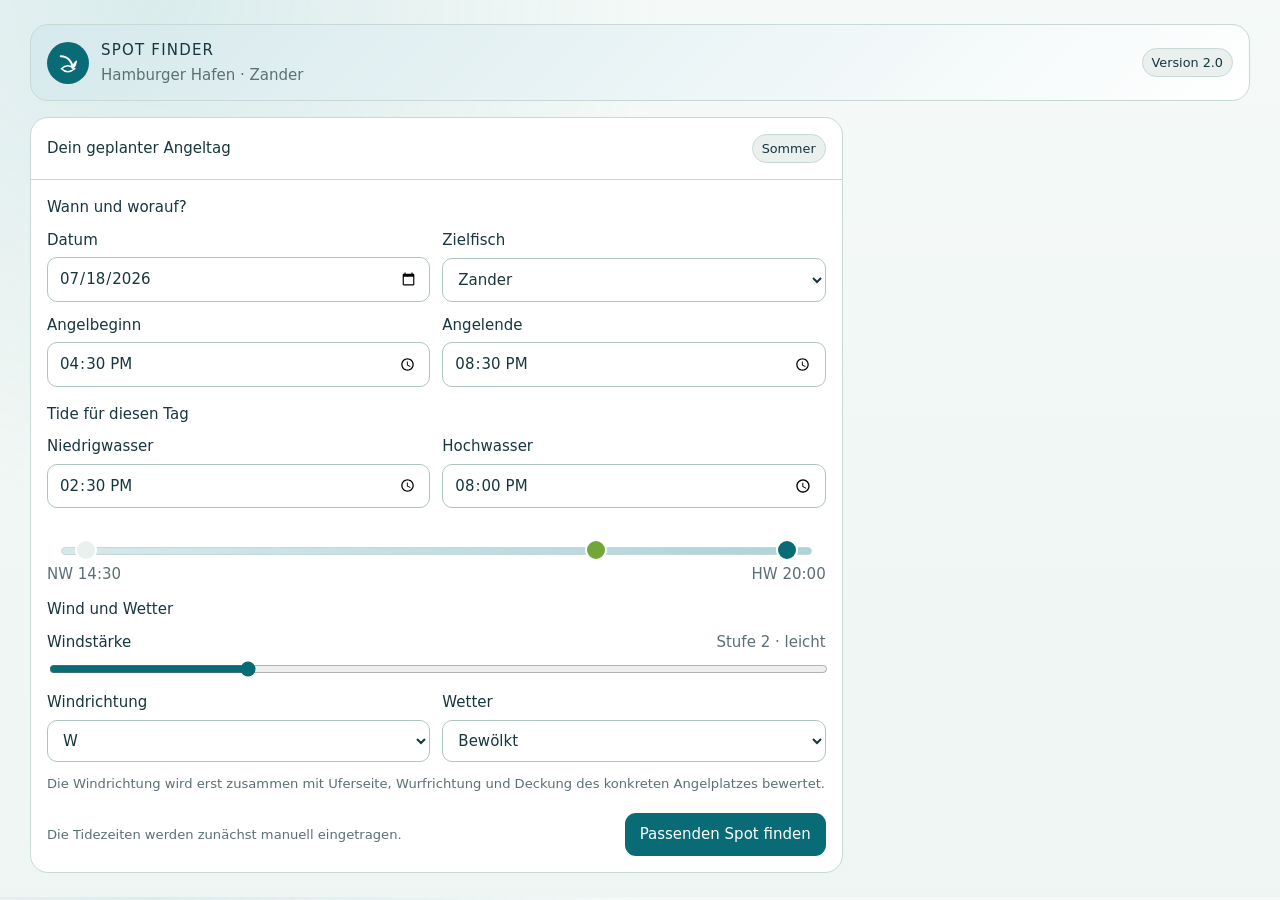
<file: spotfinderhamburg.html>
<!doctype html>
<html lang="de">
<head>
  <meta charset="utf-8">
  <meta name="viewport" content="width=device-width, initial-scale=1">
  <meta name="description" content="Interaktiver Spot Finder für das Zanderangeln im Hamburger Hafen.">
  <title>Spot Finder Hamburg</title>
  <style>
    :root {
      color-scheme: light;
      --background: #eef5f2;
      --foreground: #17363d;
      --card: #ffffff;
      --card-foreground: #17363d;
      --primary: #096b75;
      --primary-foreground: #ffffff;
      --muted: #e9f0ee;
      --muted-foreground: #5b7075;
      --accent: #deeeea;
      --accent-foreground: #17363d;
      --destructive: #b33c35;
      --border: #c8d8d4;
      --input: #afc5c0;
      --ring: #096b75;
      --viz-series-1: #198596;
      --viz-series-2: #72a63b;
      --viz-series-4: #cf8432;
    }
    * { box-sizing: border-box; }
    body {
      margin: 0;
      min-width: 320px;
      padding: 24px;
      color: var(--foreground);
      background:
        radial-gradient(circle at 12% 0%, rgba(25,133,150,.12), transparent 32rem),
        linear-gradient(180deg, #f5faf8 0%, var(--background) 100%);
      font: 15px/1.5 Inter, ui-sans-serif, system-ui, -apple-system, BlinkMacSystemFont, "Segoe UI", sans-serif;
    }
    main { width: min(1220px, 100%); margin: 0 auto; }
    button, input, select { font: inherit; }
    .form-label { font-weight: 500; }
    .form-control, .form-select {
      width: 100%;
      min-height: 42px;
      padding: 9px 11px;
      color: var(--foreground);
      background: var(--card);
      border: 1px solid var(--input);
      border-radius: 10px;
      outline: none;
    }
    .form-control:focus, .form-select:focus {
      border-color: var(--ring);
      box-shadow: 0 0 0 3px rgba(9,107,117,.14);
    }
    .form-range { width: 100%; accent-color: var(--primary); }
    .btn {
      display: inline-flex;
      align-items: center;
      justify-content: center;
      gap: 8px;
      min-height: 42px;
      padding: 9px 14px;
      border: 1px solid transparent;
      border-radius: 11px;
      cursor: pointer;
      font-weight: 500;
      transition: transform .15s ease, box-shadow .15s ease, opacity .15s ease;
    }
    .btn:hover:not(:disabled) { transform: translateY(-1px); box-shadow: 0 7px 18px rgba(23,54,61,.12); }
    .btn:disabled { cursor: not-allowed; opacity: .58; }
    .btn-primary { color: var(--primary-foreground); background: var(--primary); }
    .btn-ghost { color: var(--foreground); background: transparent; border-color: var(--border); }
    .viz-badge {
      display: inline-flex;
      align-items: center;
      gap: 6px;
      width: fit-content;
      padding: 4px 9px;
      border-radius: 999px;
      color: var(--foreground);
      background: var(--muted);
      border: 1px solid var(--border);
      font-size: .8rem;
      font-weight: 500;
    }
    .text-small { font-size: .82rem; }
    .text-muted { color: var(--muted-foreground); }
    a { color: var(--primary); }
    @media (max-width: 640px) { body { padding: 12px; } }
  </style>
</head>
<body>
<main>
<div id="spot-finder-hamburg" class="sf-shell">
  <style>
    #spot-finder-hamburg {
      --sf-water: color-mix(in srgb, var(--viz-series-1) 18%, var(--card));
      --sf-water-strong: color-mix(in srgb, var(--viz-series-1) 36%, var(--card));
      --sf-good: color-mix(in srgb, var(--viz-series-2) 22%, var(--card));
      --sf-warn: color-mix(in srgb, var(--viz-series-4) 18%, var(--card));
      color: var(--foreground);
      display: grid;
      gap: 16px;
      width: 100%;
    }
    #spot-finder-hamburg * { box-sizing: border-box; }
    #spot-finder-hamburg .sf-brand {
      display: flex;
      align-items: center;
      justify-content: space-between;
      gap: 12px;
      padding: 14px 16px;
      border: 1px solid var(--border);
      border-radius: 18px;
      background: linear-gradient(135deg, var(--sf-water), var(--card));
    }
    #spot-finder-hamburg .sf-brand-lockup { display: flex; align-items: center; gap: 12px; }
    #spot-finder-hamburg .sf-mark {
      width: 42px;
      height: 42px;
      display: grid;
      place-items: center;
      border-radius: 50%;
      color: var(--primary-foreground);
      background: var(--primary);
    }
    #spot-finder-hamburg .sf-mark svg { width: 25px; height: 25px; }
    #spot-finder-hamburg .sf-name { display: grid; gap: 2px; }
    #spot-finder-hamburg .sf-name strong { font-weight: 500; letter-spacing: .08em; }
    #spot-finder-hamburg .sf-name span { color: var(--muted-foreground); }
    #spot-finder-hamburg .sf-layout {
      display: grid;
      grid-template-columns: minmax(0, 1.35fr) minmax(280px, .65fr);
      gap: 16px;
      align-items: start;
    }
    #spot-finder-hamburg .sf-panel {
      border: 1px solid var(--border);
      border-radius: 18px;
      background: var(--card);
      color: var(--card-foreground);
      overflow: hidden;
    }
    #spot-finder-hamburg .sf-panel-head {
      display: flex;
      justify-content: space-between;
      align-items: center;
      gap: 12px;
      padding: 16px;
      border-bottom: 1px solid var(--border);
    }
    #spot-finder-hamburg .sf-panel-head strong,
    #spot-finder-hamburg .sf-section-title { font-weight: 500; }
    #spot-finder-hamburg .sf-form { display: grid; gap: 16px; padding: 16px; }
    #spot-finder-hamburg .sf-section { display: grid; gap: 10px; }
    #spot-finder-hamburg .sf-fields {
      display: grid;
      grid-template-columns: repeat(2, minmax(0, 1fr));
      gap: 12px;
    }
    #spot-finder-hamburg .sf-field { display: grid; gap: 6px; min-width: 0; }
    #spot-finder-hamburg .sf-field-wide { grid-column: 1 / -1; }
    #spot-finder-hamburg .sf-label-row {
      display: flex;
      justify-content: space-between;
      gap: 10px;
      align-items: baseline;
    }
    #spot-finder-hamburg .sf-inline-value { color: var(--muted-foreground); }
    #spot-finder-hamburg .sf-tide {
      position: relative;
      height: 62px;
      margin-top: 2px;
      padding: 0 8px;
    }
    #spot-finder-hamburg .sf-tide-track {
      position: absolute;
      left: 14px;
      right: 14px;
      top: 27px;
      height: 8px;
      border-radius: 999px;
      background: linear-gradient(90deg, var(--sf-water), var(--sf-water-strong));
      border: 1px solid var(--border);
    }
    #spot-finder-hamburg .sf-tide-node,
    #spot-finder-hamburg .sf-time-marker {
      position: absolute;
      top: 19px;
      width: 22px;
      height: 22px;
      border-radius: 50%;
      transform: translateX(-50%);
      border: 2px solid var(--card);
    }
    #spot-finder-hamburg .sf-tide-node { background: var(--muted); }
    #spot-finder-hamburg .sf-tide-node.low { left: 5%; }
    #spot-finder-hamburg .sf-tide-node.high { left: 95%; background: var(--primary); }
    #spot-finder-hamburg .sf-time-marker { left: 50%; background: var(--viz-series-2); z-index: 2; }
    #spot-finder-hamburg .sf-tide-label {
      position: absolute;
      top: 43px;
      color: var(--muted-foreground);
      white-space: nowrap;
    }
    #spot-finder-hamburg .sf-tide-label.low { left: 0; }
    #spot-finder-hamburg .sf-tide-label.high { right: 0; }
    #spot-finder-hamburg .sf-actions {
      display: flex;
      align-items: center;
      justify-content: space-between;
      gap: 12px;
      flex-wrap: wrap;
      padding-top: 4px;
    }
    #spot-finder-hamburg .sf-result-panel .sf-panel-head { padding: 12px 14px; }
    #spot-finder-hamburg .sf-result-wrap { display: grid; gap: 9px; padding: 12px; }
    #spot-finder-hamburg .sf-result-list { display: grid; gap: 10px; }
    #spot-finder-hamburg .sf-legal {
      display: flex;
      align-items: flex-start;
      gap: 9px;
      padding: 9px 10px;
      border-radius: 12px;
      background: var(--sf-good);
      border: 1px solid var(--border);
    }
    #spot-finder-hamburg .sf-legal.is-blocked { background: var(--sf-warn); }
    #spot-finder-hamburg .sf-legal svg { width: 18px; height: 18px; flex: none; margin-top: 1px; }
    #spot-finder-hamburg .sf-result {
      display: grid;
      gap: 10px;
      padding: 11px;
      border-radius: 15px;
      border: 1px solid var(--border);
      background: linear-gradient(145deg, var(--sf-water), var(--card));
    }
    #spot-finder-hamburg .sf-result.is-blocked { background: var(--muted); }
    #spot-finder-hamburg .sf-result-top {
      display: flex;
      justify-content: space-between;
      align-items: flex-start;
      gap: 12px;
    }
    #spot-finder-hamburg .sf-result-name { display: grid; gap: 3px; }
    #spot-finder-hamburg .sf-result-name strong { font-weight: 500; }
    #spot-finder-hamburg .sf-result-name span { color: var(--muted-foreground); }
    #spot-finder-hamburg .sf-score {
      min-width: 58px;
      text-align: center;
      padding: 7px 6px;
      border-radius: 12px;
      background: var(--primary);
      color: var(--primary-foreground);
      font-weight: 500;
    }
    #spot-finder-hamburg .sf-score small { display: block; color: inherit; opacity: .8; }
    #spot-finder-hamburg .sf-reasons { display: grid; gap: 5px; padding: 0; margin: 0; list-style: none; font-size: .82rem; line-height: 1.35; }
    #spot-finder-hamburg .sf-reasons li { display: flex; gap: 8px; align-items: flex-start; }
    #spot-finder-hamburg .sf-reasons svg { width: 17px; height: 17px; flex: none; margin-top: 1px; color: var(--viz-series-2); }
    #spot-finder-hamburg .sf-result.is-blocked .sf-reasons svg { color: var(--destructive); }
    #spot-finder-hamburg .sf-result .btn { min-height: 36px; padding: 7px 11px; }
    #spot-finder-hamburg .sf-empty { color: var(--muted-foreground); padding: 8px 0; }
    #spot-finder-hamburg .sf-hidden { display: none !important; }
    #spot-finder-hamburg .sf-detail { display: grid; gap: 16px; }
    #spot-finder-hamburg .sf-detail-head {
      display: flex;
      align-items: center;
      justify-content: space-between;
      gap: 12px;
      flex-wrap: wrap;
    }
    #spot-finder-hamburg .sf-detail-title { display: grid; gap: 3px; }
    #spot-finder-hamburg .sf-detail-title strong { font-weight: 500; }
    #spot-finder-hamburg .sf-detail-title span { color: var(--muted-foreground); }
    #spot-finder-hamburg .sf-map {
      overflow: hidden;
      border: 1px solid var(--border);
      border-radius: 18px;
      background: var(--card);
    }
    #spot-finder-hamburg .sf-map img { display: block; width: 100%; height: auto; }
    #spot-finder-hamburg .sf-detail-grid {
      display: grid;
      grid-template-columns: repeat(3, minmax(0, 1fr));
      gap: 12px;
    }
    #spot-finder-hamburg .sf-info {
      display: grid;
      align-content: start;
      gap: 11px;
      padding: 15px;
      border: 1px solid var(--border);
      border-radius: 16px;
      background: var(--card);
      color: var(--card-foreground);
    }
    #spot-finder-hamburg .sf-info > strong { font-weight: 500; }
    #spot-finder-hamburg .sf-checklist { display: grid; gap: 9px; margin: 0; padding: 0; list-style: none; }
    #spot-finder-hamburg .sf-checklist li { display: flex; align-items: flex-start; gap: 8px; }
    #spot-finder-hamburg .sf-checklist li::before { content: "✓"; flex: none; color: var(--viz-series-2); font-weight: 500; }
    #spot-finder-hamburg .sf-ruleband {
      display: grid;
      grid-template-columns: repeat(3, minmax(0, 1fr));
      gap: 1px;
      overflow: hidden;
      border: 1px solid var(--border);
      border-radius: 14px;
      background: var(--border);
    }
    #spot-finder-hamburg .sf-rule {
      display: grid;
      gap: 3px;
      padding: 12px;
      background: var(--card);
    }
    #spot-finder-hamburg .sf-rule strong { font-weight: 500; }
    #spot-finder-hamburg .sf-source-row { display: flex; gap: 10px; flex-wrap: wrap; }
    @media (max-width: 760px) {
      #spot-finder-hamburg .sf-layout { grid-template-columns: 1fr; }
      #spot-finder-hamburg .sf-detail-grid { grid-template-columns: 1fr; }
    }
    @media (max-width: 480px) {
      #spot-finder-hamburg .sf-fields { grid-template-columns: 1fr; }
      #spot-finder-hamburg .sf-field-wide { grid-column: auto; }
      #spot-finder-hamburg .sf-brand { align-items: flex-start; }
      #spot-finder-hamburg .sf-result-top { align-items: stretch; }
      #spot-finder-hamburg .sf-ruleband { grid-template-columns: 1fr; }
    }
  </style>

  <div class="sf-brand">
    <div class="sf-brand-lockup">
      <div class="sf-mark" aria-hidden="true">
        <svg viewBox="0 0 32 32" fill="none"><path d="M6 8c9 0 15 7 15 15" stroke="currentColor" stroke-width="2.4" stroke-linecap="round"/><path d="M21 23c0-5 2-8 6-10-1 6-2 10-6 10Z" fill="currentColor"/><path d="M7 24c5-5 11-5 17 0-6 5-12 5-17 0Z" stroke="currentColor" stroke-width="2"/></svg>
      </div>
      <div class="sf-name"><strong>SPOT FINDER</strong><span>Hamburger Hafen · Zander</span></div>
    </div>
    <span class="viz-badge">Version 2.0</span>
  </div>

  <div class="sf-layout" id="sfStartView">
    <section class="sf-panel" aria-label="Rahmenbedingungen für die Spotsuche">
      <div class="sf-panel-head"><strong>Dein geplanter Angeltag</strong><span class="viz-badge" id="sfSeason">Sommer</span></div>
      <form class="sf-form" id="sfForm">
        <div class="sf-section">
          <div class="sf-section-title">Wann und worauf?</div>
          <div class="sf-fields">
            <label class="sf-field form-label" for="sfDate">Datum
              <input class="form-control" id="sfDate" type="date" value="2026-07-18">
            </label>
            <label class="sf-field form-label" for="sfTarget">Zielfisch
              <select class="form-select" id="sfTarget"><option value="zander">Zander</option></select>
            </label>
            <label class="sf-field form-label" for="sfStart">Angelbeginn
              <input class="form-control" id="sfStart" type="time" value="16:30">
            </label>
            <label class="sf-field form-label" for="sfEnd">Angelende
              <input class="form-control" id="sfEnd" type="time" value="20:30">
            </label>
          </div>
        </div>

        <div class="sf-section">
          <div class="sf-section-title">Tide für diesen Tag</div>
          <div class="sf-fields">
            <label class="sf-field form-label" for="sfLow">Niedrigwasser
              <input class="form-control" id="sfLow" type="time" value="14:30">
            </label>
            <label class="sf-field form-label" for="sfHigh">Hochwasser
              <input class="form-control" id="sfHigh" type="time" value="20:00">
            </label>
          </div>
          <div class="sf-tide" role="img" id="sfTide" aria-label="Tideverlauf vom Niedrigwasser zum Hochwasser">
            <div class="sf-tide-track"></div>
            <div class="sf-tide-node low"></div><div class="sf-tide-node high"></div><div class="sf-time-marker" id="sfTimeMarker"></div>
            <span class="sf-tide-label low" id="sfLowLabel">NW 14:30</span><span class="sf-tide-label high" id="sfHighLabel">HW 20:00</span>
          </div>
        </div>

        <div class="sf-section">
          <div class="sf-section-title">Wind und Wetter</div>
          <div class="sf-fields">
            <label class="sf-field sf-field-wide form-label" for="sfWind">
              <span class="sf-label-row"><span>Windstärke</span><output class="sf-inline-value" id="sfWindValue">Stufe 2 · leicht</output></span>
              <input class="form-range" id="sfWind" type="range" min="1" max="5" step="1" value="2">
            </label>
            <label class="sf-field form-label" for="sfWindDir">Windrichtung
              <select class="form-select" id="sfWindDir"><option>N</option><option>NO</option><option>O</option><option>SO</option><option>S</option><option>SW</option><option selected>W</option><option>NW</option></select>
            </label>
            <label class="sf-field form-label" for="sfSky">Wetter
              <select class="form-select" id="sfSky"><option value="sun">Sonnig</option><option value="cloud" selected>Bewölkt</option><option value="rain">Leichter Regen</option></select>
            </label>
            <span class="sf-field-wide text-small text-muted">Die Windrichtung wird erst zusammen mit Uferseite, Wurfrichtung und Deckung des konkreten Angelplatzes bewertet.</span>
          </div>
        </div>

        <div class="sf-actions">
          <span class="text-small text-muted">Die Tidezeiten werden zunächst manuell eingetragen.</span>
          <button class="btn btn-primary" type="submit">Passenden Spot finden</button>
        </div>
      </form>
    </section>

    <aside class="sf-panel sf-result-panel sf-hidden" id="sfResultsPanel" aria-live="polite">
      <div class="sf-panel-head"><strong>Dein Ergebnis</strong><span class="viz-badge" id="sfPhaseBadge">auflaufend</span></div>
      <div class="sf-result-wrap">
        <div class="sf-legal" id="sfLegal">
          <svg viewBox="0 0 24 24" fill="none" aria-hidden="true"><path d="m5 12 4 4L19 6" stroke="currentColor" stroke-width="2" stroke-linecap="round" stroke-linejoin="round"/></svg>
          <div><strong id="sfLegalTitle">Zanderangeln möglich</strong><div class="text-small" id="sfLegalText">Außerhalb der Hamburger Zanderschonzeit.</div></div>
        </div>
        <div class="sf-result-list" id="sfResultList">
          <div class="sf-result" id="sfResult">
            <div class="sf-result-top">
              <div class="sf-result-name"><strong id="sfSpotName">Hachmannbrücke</strong><span id="sfSpotSub">Hamburger Hafen · vom Ufer</span></div>
              <div class="sf-score" id="sfScore">94 %<small>Passung</small></div>
            </div>
            <ul class="sf-reasons" id="sfReasons"></ul>
            <button class="btn" type="button" id="sfDetails">Hachmannbrücke auswählen</button>
          </div>
        </div>
        <div class="text-small text-muted">Später können hier drei gleich große Spotvorschläge untereinander stehen.</div>
      </div>
    </aside>
  </div>

  <section class="sf-detail sf-hidden" id="sfDetailView" aria-label="Detailansicht Hachmannbrücke">
    <div class="sf-detail-head">
      <button class="btn btn-ghost" type="button" id="sfBack">← Zurück zur Spotsuche</button>
      <div class="sf-detail-title"><strong>Hachmannbrücke</strong><span>Drei Angelplätze · auflaufendes Wasser · Spundwandrevier</span></div>
      <span class="viz-badge">Spot-Details</span>
    </div>

    <div class="sf-map">
      <img src="[data-uri]" alt="Lagekarte der Hachmannbrücke mit drei Angelplätzen, violetten Hotzonen, Strömungspfeil und gelb markierten Strömungskanten">
    </div>

    <div class="sf-ruleband" aria-label="Zanderregeln Hamburg">
      <div class="sf-rule"><span class="text-small text-muted">Entnahmefenster</span><strong>45–75 cm</strong><span class="text-small">Kleinere und größere Zander sofort schonend zurücksetzen.</span></div>
      <div class="sf-rule"><span class="text-small text-muted">Tageslimit</span><strong>Maximal 2 Zander</strong><span class="text-small">Danach darf nicht weiter gezielt auf Zander geangelt werden.</span></div>
      <div class="sf-rule"><span class="text-small text-muted">Schonzeit</span><strong>1. Februar–31. Mai</strong><span class="text-small">In Hafenbecken gilt dann das Kunstköderverbot.</span></div>
    </div>

    <div class="sf-detail-grid">
      <article class="sf-info">
        <strong>Pflicht in Hamburg</strong>
        <ul class="sf-checklist">
          <li><span><b>Gummierter Unterfangkescher:</b> an der Spundwand als Seil- oder Spundwandkescher.</span></li>
          <li><span><b>Abhakmatte:</b> weich und ausreichend groß.</span></li>
          <li><span><b>Maßband:</b> zum sicheren Prüfen des Entnahmefensters.</span></li>
          <li><span><b>Fischtöter und Messer:</b> für einen maßigen Entnahmefisch.</span></li>
          <li><span><b>Zange oder Hakenlöser:</b> zum Abhaken und Zurücksetzen.</span></li>
          <li><span><b>Dokumente:</b> gültiger Fischereischein und Hamburger Fischereiabgabe.</span></li>
        </ul>
      </article>

      <article class="sf-info">
        <strong>Für diesen Spot entscheidend</strong>
        <ul class="sf-checklist">
          <li><span><b>Etwa 10 m Kescherseil:</b> Die Spundwand ist hoch. Der Kescher muss das Wasser sicher erreichen.</span></li>
          <li><span><b>Niemals hochheben:</b> Einen Zander nicht an Schnur oder Rute die Wand hinaufziehen.</span></li>
          <li><span><b>Rutschfeste Schuhe:</b> Kanten, Nässe und Dunkelheit verlangen sicheren Stand.</span></li>
          <li><span><b>Stirnlampe und Ersatzlicht:</b> Hände bleiben beim Landen frei.</span></li>
          <li><span><b>Kühlbox mit Kühlakkus:</b> für entnommene Fische besonders im Sommer.</span></li>
        </ul>
      </article>

      <article class="sf-info">
        <strong>Hinweise zur Karte</strong>
        <ul class="sf-checklist">
          <li><span><b>Plätze 1–3:</b> nur von sicheren, tatsächlich erreichbaren Uferstellen angeln.</span></li>
          <li><span><b>Violette Bereiche:</b> erreichbare Suchzonen, keine Fanggarantie.</span></li>
          <li><span><b>Gelbe Linie:</b> Strömungskante systematisch mit mehreren Würfen abfischen.</span></li>
          <li><span><b>Betrieb freihalten:</b> Zufahrten, Schifffahrt und Arbeitsbereiche niemals behindern.</span></li>
          <li><span><b>Vor Ort prüfen:</b> Beschilderung, Sperrungen und Zugänglichkeit haben Vorrang.</span></li>
        </ul>
      </article>
    </div>

    <div class="sf-source-row text-small">
      <a href="https://www.hamburg.de/resource/blob/179464/6f13a5e04a9f73b0d3c4c3bbc3003696/d-br-angeln-in-hamburg-data.pdf" target="_blank" rel="noreferrer">Hamburger Angelbroschüre</a>
      <a href="https://www.hamburg.de/resource/blob/179406/1c1045f6e901b54e7ffc68ecfc432444/verordnung-zur-durchfuehrung-des-hamburgischen-fischerei-und-angelgesetzes-data.pdf" target="_blank" rel="noreferrer">Hamburgische Durchführungsverordnung</a>
    </div>
  </section>

  <script>
    (() => {
      const root = document.getElementById('spot-finder-hamburg');
      if (!root) return;
      const $ = id => root.querySelector('#' + id);
      const windNames = ['','sehr leicht','leicht','mittel','kräftig','stark'];
      const icon = '<svg viewBox="0 0 24 24" fill="none" aria-hidden="true"><path d="m5 12 4 4L19 6" stroke="currentColor" stroke-width="2" stroke-linecap="round" stroke-linejoin="round"/></svg>';

      function toMinutes(value) {
        const parts = String(value || '00:00').split(':').map(Number);
        return parts[0] * 60 + parts[1];
      }
      function seasonFor(dateValue) {
        const month = new Date(dateValue + 'T12:00:00').getMonth() + 1;
        if (month >= 3 && month <= 5) return 'Frühling';
        if (month >= 6 && month <= 8) return 'Sommer';
        if (month >= 9 && month <= 11) return 'Herbst';
        return 'Winter';
      }
      function isClosedSeason(dateValue) {
        const date = new Date(dateValue + 'T12:00:00');
        const marker = (date.getMonth() + 1) * 100 + date.getDate();
        return marker >= 201 && marker <= 531;
      }
      function normalizeAfter(value, reference) {
        return value < reference ? value + 1440 : value;
      }
      function tideData() {
        const low = toMinutes($('sfLow').value);
        const high = normalizeAfter(toMinutes($('sfHigh').value), low);
        const start = normalizeAfter(toMinutes($('sfStart').value), low);
        let end = normalizeAfter(toMinutes($('sfEnd').value), low);
        if (end < start) end += 1440;
        const middle = (start + end) / 2;
        const rising = middle >= low && middle <= high;
        const progress = Math.max(0, Math.min(1, (middle - low) / Math.max(1, high - low)));
        return { low, high, start, end, middle, rising, progress };
      }
      function updateControls() {
        const wind = Number($('sfWind').value);
        $('sfWindValue').textContent = 'Stufe ' + wind + ' · ' + windNames[wind];
        $('sfSeason').textContent = seasonFor($('sfDate').value);
        $('sfLowLabel').textContent = 'NW ' + $('sfLow').value;
        $('sfHighLabel').textContent = 'HW ' + $('sfHigh').value;
        const tide = tideData();
        $('sfTimeMarker').style.left = (5 + tide.progress * 90) + '%';
        $('sfTide').setAttribute('aria-label', tide.rising ? 'Die geplante Angelzeit liegt im auflaufenden Wasser.' : 'Die geplante Angelzeit liegt nicht im auflaufenden Wasser.');
      }
      function evaluate() {
        updateControls();
        const closed = isClosedSeason($('sfDate').value);
        const tide = tideData();
        const season = seasonFor($('sfDate').value);
        const wind = Number($('sfWind').value);
        const windDirection = $('sfWindDir').value;
        const sky = $('sfSky').value;
        let score = 41;
        score += tide.rising ? 31 : -22;
        score += tide.progress >= .35 && tide.progress <= .92 ? 13 : 4;
        score += ['Sommer','Herbst'].includes(season) ? 8 : season === 'Winter' ? 4 : 1;
        score += wind <= 2 ? 6 : wind === 3 ? 3 : wind === 4 ? -5 : -12;
        score += sky === 'cloud' || sky === 'rain' ? 4 : 0;
        score = Math.max(12, Math.min(96, score));

        $('sfPhaseBadge').textContent = tide.rising ? 'auflaufend' : 'nicht auflaufend';
        $('sfLegal').classList.toggle('is-blocked', closed);
        $('sfResult').classList.toggle('is-blocked', closed);
        if (closed) {
          $('sfLegalTitle').textContent = 'Zanderschonzeit';
          $('sfLegalText').textContent = '1. Februar bis 31. Mai: Die Hachmannbrücke wird für gezieltes Zanderangeln nicht vorgeschlagen.';
          $('sfSpotName').textContent = 'Kein Zanderspot vorgeschlagen';
          $('sfSpotSub').textContent = 'Datum ändern oder andere Angelart planen';
          $('sfScore').innerHTML = '0 %<small>Passung</small>';
          $('sfReasons').innerHTML = '<li>' + icon + '<span>Die rechtliche Prüfung blockiert die Empfehlung vor allen weiteren Kriterien.</span></li>';
          $('sfDetails').disabled = true;
          $('sfDetails').textContent = 'In der Schonzeit gesperrt';
          return;
        }

        $('sfLegalTitle').textContent = 'Zanderangeln möglich';
        $('sfLegalText').textContent = 'Das gewählte Datum liegt außerhalb der Hamburger Zanderschonzeit.';
        $('sfSpotName').textContent = tide.rising ? 'Hachmannbrücke' : 'Hachmannbrücke derzeit nur eingeschränkt';
        $('sfSpotSub').textContent = 'Hamburger Hafen · vom Ufer';
        $('sfScore').innerHTML = score + ' %<small>Passung</small>';
        const reasons = [];
        reasons.push(tide.rising ? 'Zeitfenster im passenden auflaufenden Wasser.' : 'Nicht im bevorzugten auflaufenden Wasser.');
        reasons.push(wind <= 2
          ? 'Windstufe ' + wind + ' aus ' + windDirection + ' ist gut handhabbar.'
          : 'Windstufe ' + wind + ' aus ' + windDirection + ' erschwert Wurf und Grundkontakt.');
        $('sfReasons').innerHTML = reasons.map(reason => '<li>' + icon + '<span>' + reason + '</span></li>').join('');
        $('sfDetails').disabled = false;
        $('sfDetails').textContent = 'Hachmannbrücke auswählen';
      }

      root.querySelectorAll('input, select').forEach(control => control.addEventListener('input', () => {
        updateControls();
        $('sfResultsPanel').classList.add('sf-hidden');
      }));
      $('sfForm').addEventListener('submit', event => {
        event.preventDefault();
        evaluate();
        $('sfResultsPanel').classList.remove('sf-hidden');
        $('sfResultsPanel').scrollIntoView({ behavior: 'smooth', block: 'nearest' });
      });
      $('sfDetails').addEventListener('click', () => {
        $('sfStartView').classList.add('sf-hidden');
        $('sfDetailView').classList.remove('sf-hidden');
        $('sfDetailView').scrollIntoView({ behavior: 'smooth', block: 'start' });
      });
      $('sfBack').addEventListener('click', () => {
        $('sfDetailView').classList.add('sf-hidden');
        $('sfStartView').classList.remove('sf-hidden');
        $('sfStartView').scrollIntoView({ behavior: 'smooth', block: 'start' });
      });
      updateControls();
    })();
  </script>
</div>
</main>
</body>
</html>
</file>
<file: paul-lernwelt/style.css>
:root{--night:#142c39;--ink:#173748;--muted:#657a80;--yellow:#ffd578;--paper:#f3f6f2;--line:#dce6e1;--green:#186b50}*{box-sizing:border-box}body{margin:0;font:16px/1.55 system-ui,Segoe UI,sans-serif;background:var(--paper);color:var(--ink)}button,input,select{font:inherit}button{cursor:pointer;border:1px solid var(--line);border-radius:12px;padding:10px 16px;background:white;color:var(--ink);font-weight:750;min-height:46px}button:hover:not(:disabled){background:#edf5ee;border-color:#729c86}button:disabled{opacity:.55;cursor:default}button:focus-visible,input:focus-visible,select:focus-visible,canvas:focus-visible,a:focus-visible{outline:3px solid #367cc2;outline-offset:3px}.primary{background:var(--yellow);border-color:var(--yellow);color:#253429}.primary:hover:not(:disabled){background:#ffe5a8}.full{width:100%}header{background:var(--night);color:white;padding:17px max(24px,calc((100vw - 1400px)/2));display:flex;gap:20px;align-items:center;justify-content:space-between}.brand{color:white;text-decoration:none;font-size:1.05rem;font-weight:900;letter-spacing:.03em}.brand span{color:var(--yellow);font-size:1.6rem;margin-right:10px}.brand small{display:block;margin-left:37px;font-size:.72rem;letter-spacing:.16em;color:#9ab5c0}.headright{display:flex;gap:16px;align-items:center;font-size:.875rem;color:#bdd2d6}main{max-width:1448px;margin:auto;padding:32px 24px}.eyebrow{font-size:.8rem;text-transform:uppercase;font-weight:850;letter-spacing:.11em;color:var(--green)}h1,h2,h3,p{margin:0 0 16px}h1{font-size:clamp(1.8rem,3vw,2.7rem);line-height:1.13;letter-spacing:-.055em}h2{font-size:1.35rem;line-height:1.25}h3{font-size:1.1rem}em{font-style:normal;color:var(--green)}.entry{display:grid;grid-template-columns:1.2fr .8fr;max-width:1080px;gap:70px;align-items:center;margin:65px auto}.entry h1{font-size:clamp(2.6rem,5vw,4.7rem);margin:15px 0 25px}.entry p{font-size:1.05rem}.entry .small{font-size:.875rem}.entry-icons{font-size:3.8rem;margin:30px 0}.card{background:white;border:1px solid var(--line);padding:25px;border-radius:20px;margin-bottom:20px}.muted{color:var(--muted)}.small,small{font-size:.875rem}label{display:block;font-weight:650;font-size:.9rem;margin:14px 0 6px}input,select{padding:12px;width:100%;border:1px solid #aebeb8;border-radius:9px;background:white;color:var(--ink)}.check{display:flex;align-items:center;gap:10px;font-size:.875rem;font-weight:400;margin:16px 0}.check input{width:18px;height:18px}.entry form{margin-bottom:22px}#entryMessage,#modalError,#redeemMessage{color:#9d303a}.missionbar{display:flex;justify-content:space-between;align-items:center;gap:20px;margin-bottom:24px}.missionbar h1{margin:6px 0}.wallet{display:flex;gap:15px;align-items:center;background:white;border:1px solid var(--line);border-radius:18px;padding:12px 23px;min-width:190px}.wallet>span{font-size:2.4rem;color:#c68e21}.wallet strong{font-size:2rem;line-height:1;display:block;letter-spacing:-.06em}.wallet small{display:block;color:var(--muted);margin-top:5px}.gamegrid{display:grid;grid-template-columns:minmax(0,1fr) 285px;gap:24px}.worldpanel{background:var(--night);border-radius:22px;padding:12px;align-self:start;box-shadow:0 20px 50px #17374816}.worldhead{display:flex;justify-content:space-between;gap:12px;align-items:center;color:#fff;padding:3px 6px 15px;font-weight:700}.worldhead button{background:#294656;color:white;border-color:#405e6d;font-size:.875rem}.worldwrap{position:relative;overflow:hidden;border-radius:15px;background:#77bbcf}canvas{width:100%;display:block;touch-action:none}.location{position:absolute;bottom:15px;left:50%;transform:translateX(-50%);background:#142c39e8;color:white;border:1px solid #ffffff33;padding:7px 16px;border-radius:20px;font-size:.875rem;max-width:90%;text-align:center;pointer-events:none}.worldfoot{display:flex;align-items:center;justify-content:space-between;gap:12px;padding:16px 6px 3px;color:#cee0e3}.worldfoot p{font-size:.875rem;margin:0}.worldfoot .muted{color:#a3bdc3;display:block}kbd{display:inline-block;border:1px solid #6b8996;border-bottom-width:3px;padding:0 5px;border-radius:4px;font:inherit;margin-right:3px}.progress{height:12px;background:#e7eeea;border-radius:10px;overflow:hidden;margin:20px 0 9px}.progress span{display:block;background:var(--green);height:100%;transition:width .4s}.goal{background:#e6f1d9}.stationbutton{display:flex;width:100%;gap:12px;border:0;border-radius:9px;text-align:left;padding:10px 6px;align-items:center}.stationbutton b{display:block;font-size:.95rem}.stationbutton small{display:block;font-size:.8rem;color:var(--muted);font-weight:400}.stationbutton>span{font-size:1.55rem}.note{margin-top:22px;max-width:900px;font-size:.875rem;color:var(--muted)}.badge{display:inline-block;padding:4px 8px;background:white;border-radius:6px;font-size:.8rem;margin:3px 4px 3px 0}.touchpad{display:none;padding:15px;text-align:center}.touchpad button{min-width:50px;margin:3px;background:#294656;color:white;border-color:#617783}.parent{max-width:950px;margin:auto}.metrics{display:grid;grid-template-columns:repeat(3,1fr);gap:15px}.metrics b{display:block;font-size:2.1rem}.metrics p{margin:0}.tablewrap{overflow:auto}table{border-collapse:collapse;width:100%;font-size:.9rem}th,td{text-align:left;border-bottom:1px solid var(--line);padding:10px}dialog{border:0;border-radius:22px;padding:25px;width:min(730px,calc(100vw - 24px));max-height:92vh;box-shadow:0 30px 100px #001b3099;color:var(--ink)}dialog::backdrop{background:#081f36a6;backdrop-filter:blur(4px)}.modalhead{display:flex;justify-content:space-between;align-items:center;margin-bottom:18px}.modalhead button{border:0;font-size:1.2rem}.levels{display:grid;grid-template-columns:repeat(3,1fr);gap:12px;margin:20px 0}.level{text-align:left;min-height:155px;padding:18px;white-space:normal}.level strong{display:block;font-size:1.3rem;margin:10px 0}.level small{font-weight:400;display:block}.level:nth-child(2){background:#eef5e8}.level:nth-child(3){background:#fff4d7}.tip{padding:15px;border-left:3px solid #93b98b;background:#f2f7ee;font-size:.95rem;margin:18px 0}.question{font-size:1.25rem;line-height:1.7;margin:20px 0;font-weight:650}mark{background:#ffedb5;color:inherit;padding:2px 4px;border-radius:4px}.answers{display:grid;grid-template-columns:1fr 1fr;gap:10px}.answers button{text-align:left}.tokens{display:flex;flex-wrap:wrap;gap:8px;margin:20px 0}.tokens button[aria-pressed=true]{background:var(--ink);color:white}.buildzone{min-height:65px;padding:12px;border:2px dashed #8fab9b;border-radius:12px;margin:16px 0}.result{border-radius:12px;padding:17px;background:#eaf5e5;margin:18px 0}.result.wrong{background:#fff0e7}.row{display:flex;gap:12px;flex-wrap:wrap;align-items:center;margin-top:18px}.targetgame{height:230px;background:#edf5e7;border-radius:16px;position:relative;overflow:hidden}.targetgame button{position:absolute;border-radius:50%;width:58px;height:58px;font-size:1.6rem;padding:0;background:#ffd578;border:3px solid white;box-shadow:0 4px 0 #cbb16d;transition:left .2s,top .2s}#toast{position:fixed;bottom:25px;left:50%;transform:translateX(-50%);background:var(--night);color:white;border-radius:12px;padding:12px 22px;z-index:10;box-shadow:0 5px 20px #0002;display:none}footer{padding:25px;text-align:center;color:var(--muted);font-size:.85rem}footer a{color:var(--green)}[hidden]{display:none!important}@media(max-width:1050px){.gamegrid{grid-template-columns:1fr}aside{display:grid;grid-template-columns:1fr 1fr;gap:20px}.entry{gap:35px;margin-top:30px}}@media(max-width:650px){header{padding:13px 15px}.brand{font-size:.85rem}.brand small{font-size:.65rem}.headright{font-size:.75rem}#cloud{display:none}main{padding:24px 12px}.entry{grid-template-columns:1fr;gap:15px;margin:10px auto}.entry h1{font-size:2.6rem}.entry-icons{display:none}.card{padding:20px}.missionbar{align-items:start;gap:10px}.missionbar h1{font-size:1.8rem}.wallet{padding:12px;min-width:115px;gap:7px}.wallet>span{font-size:1.4rem}.wallet small{font-size:.72rem}.wallet strong{font-size:1.6rem}.worldpanel{padding:8px}.worldhead{font-size:.875rem}.worldfoot{display:block}.worldfoot button{width:100%;margin-top:12px}.touchpad{display:block}.location{bottom:7px;font-size:.75rem;width:85%}aside{grid-template-columns:1fr;gap:0}.levels{grid-template-columns:1fr}.level{min-height:0}.level strong{display:inline;margin:0 12px}.level small{margin-top:8px}.answers{grid-template-columns:1fr}.metrics{grid-template-columns:1fr 1fr}dialog{padding:18px}canvas{min-height:270px;object-fit:contain}}@media(prefers-reduced-motion:reduce){*{scroll-behavior:auto!important;transition:none!important}}
.sage-card{background:linear-gradient(155deg,#fff9e8,#e8f2e3);text-align:center;overflow:hidden}.sage-card img{width:150px;height:150px;object-fit:contain;display:block;margin:-18px auto -2px}.sage-card blockquote{font:700 1.05rem/1.4 Georgia,serif;margin:10px 0;color:#244b3c}.sage-card p{font-size:.875rem;text-align:left;background:#fff9;padding:11px;border-radius:10px}.sage-card button{width:100%;min-height:38px;padding:7px}.sage-mini{display:grid;grid-template-columns:108px 1fr;gap:16px;align-items:center;background:linear-gradient(145deg,#fff9e9,#edf6e8);border:1px solid #d9e5cf;border-radius:16px;padding:14px;margin:15px 0}.sage-mini img{width:108px;height:108px;object-fit:contain}.sage-mini blockquote{font:700 1.08rem/1.4 Georgia,serif;color:#244b3c;margin:0 0 7px}.sage-mini p{font-size:.9rem;margin:0}@media(max-width:650px){.sage-mini{grid-template-columns:78px 1fr}.sage-mini img{width:78px;height:78px}.sage-card img{width:125px;height:125px}}
</file>
